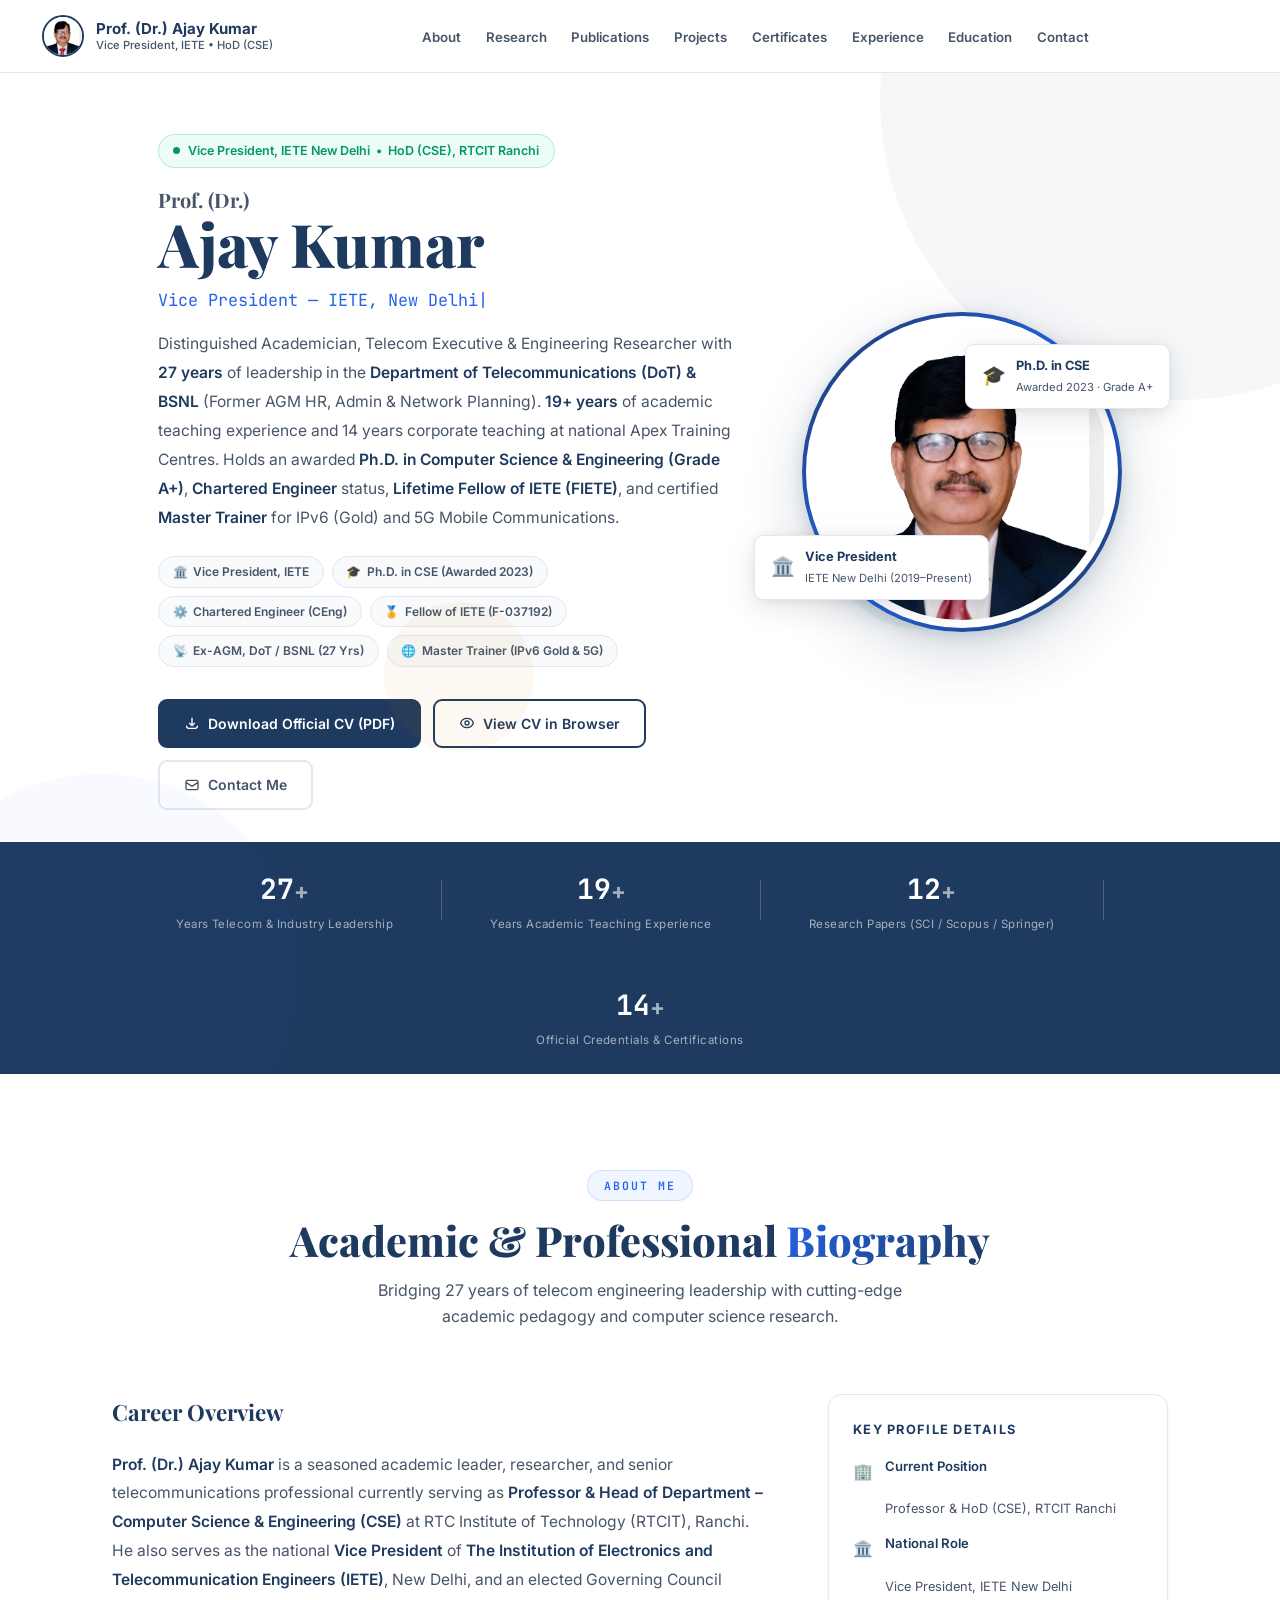
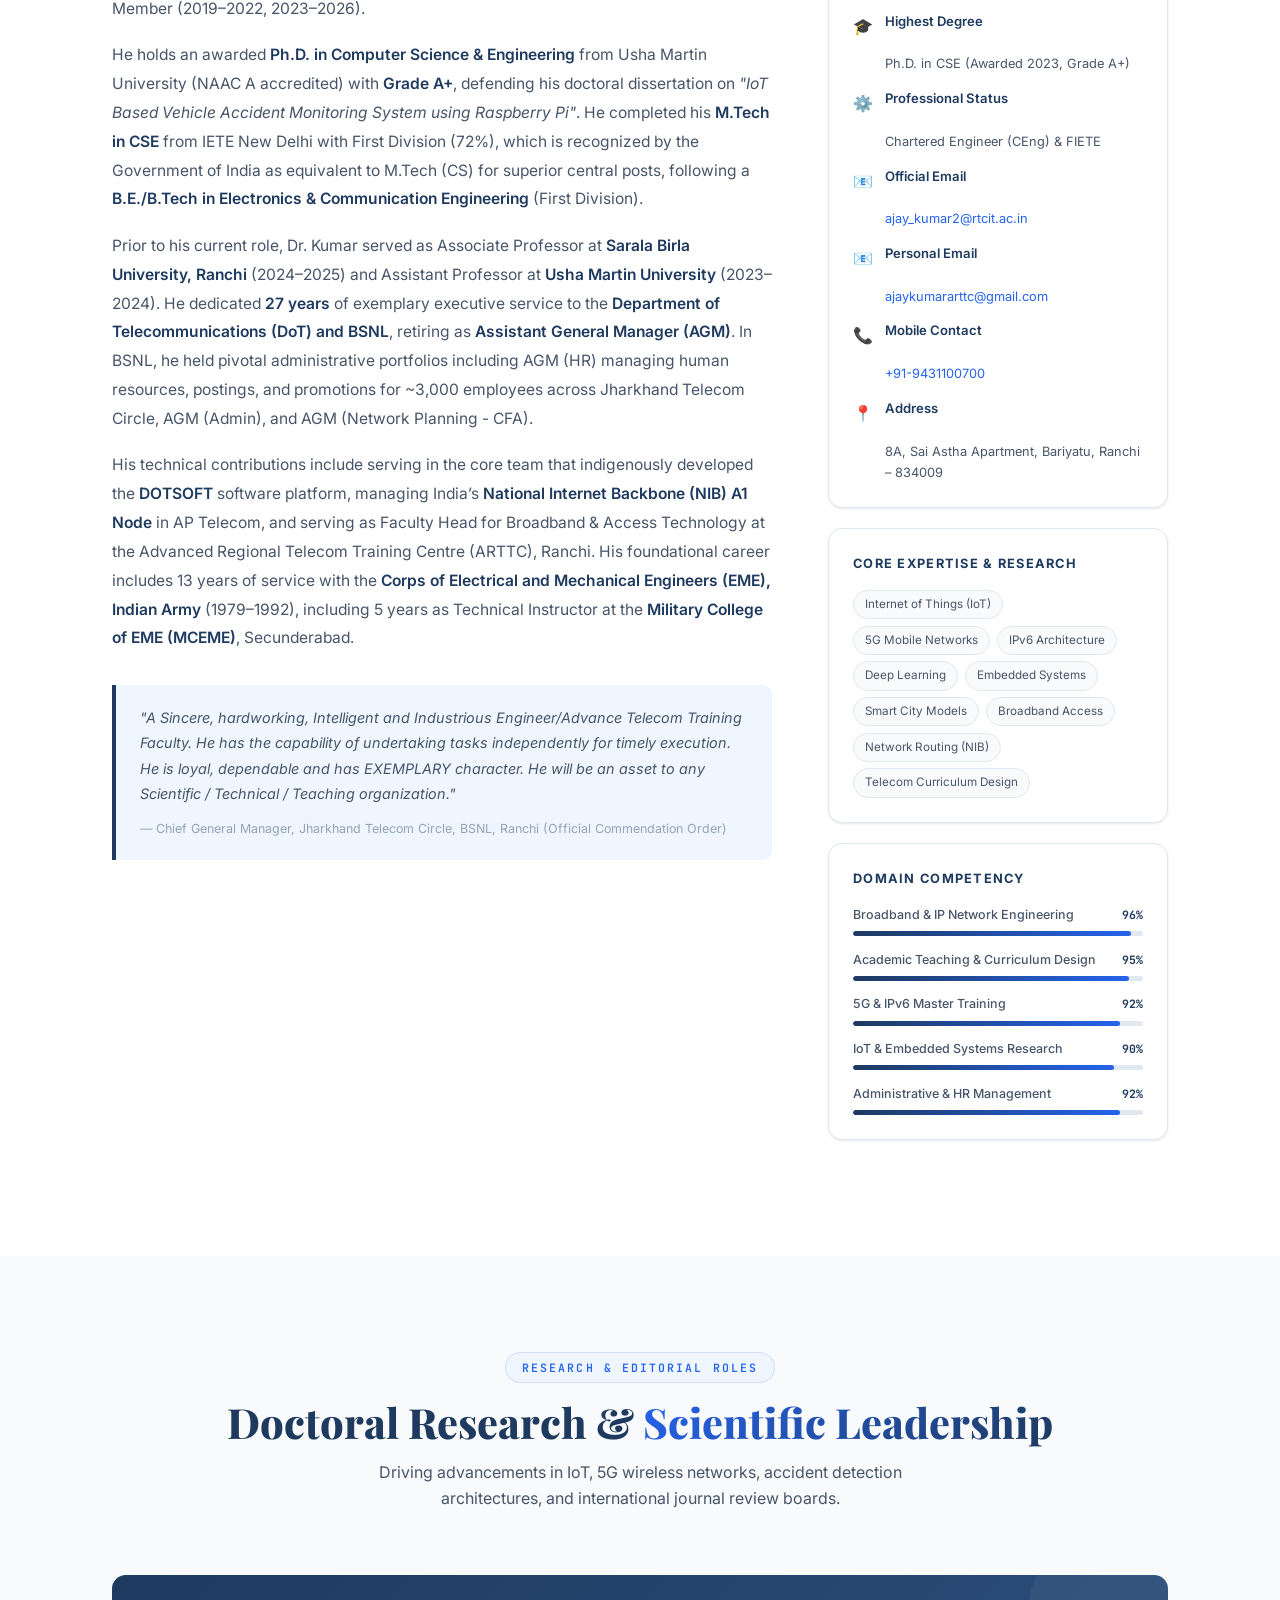
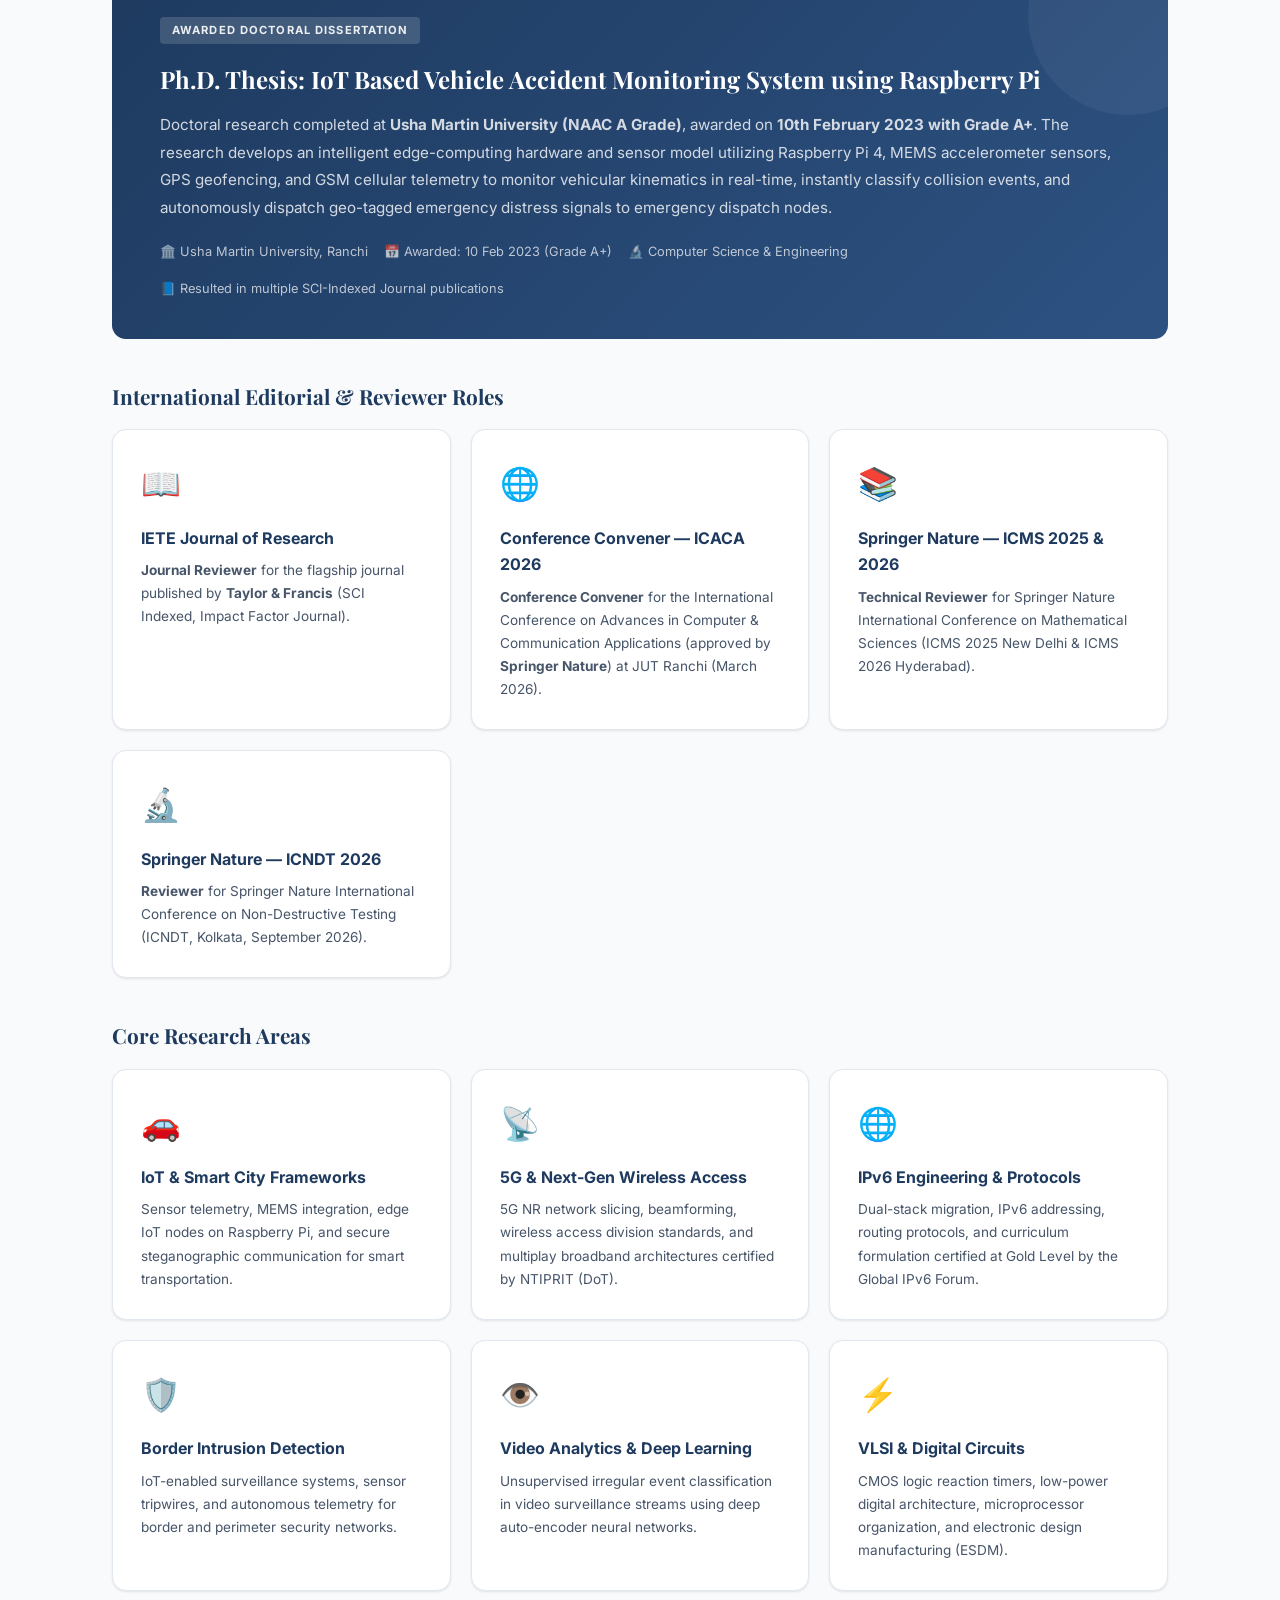
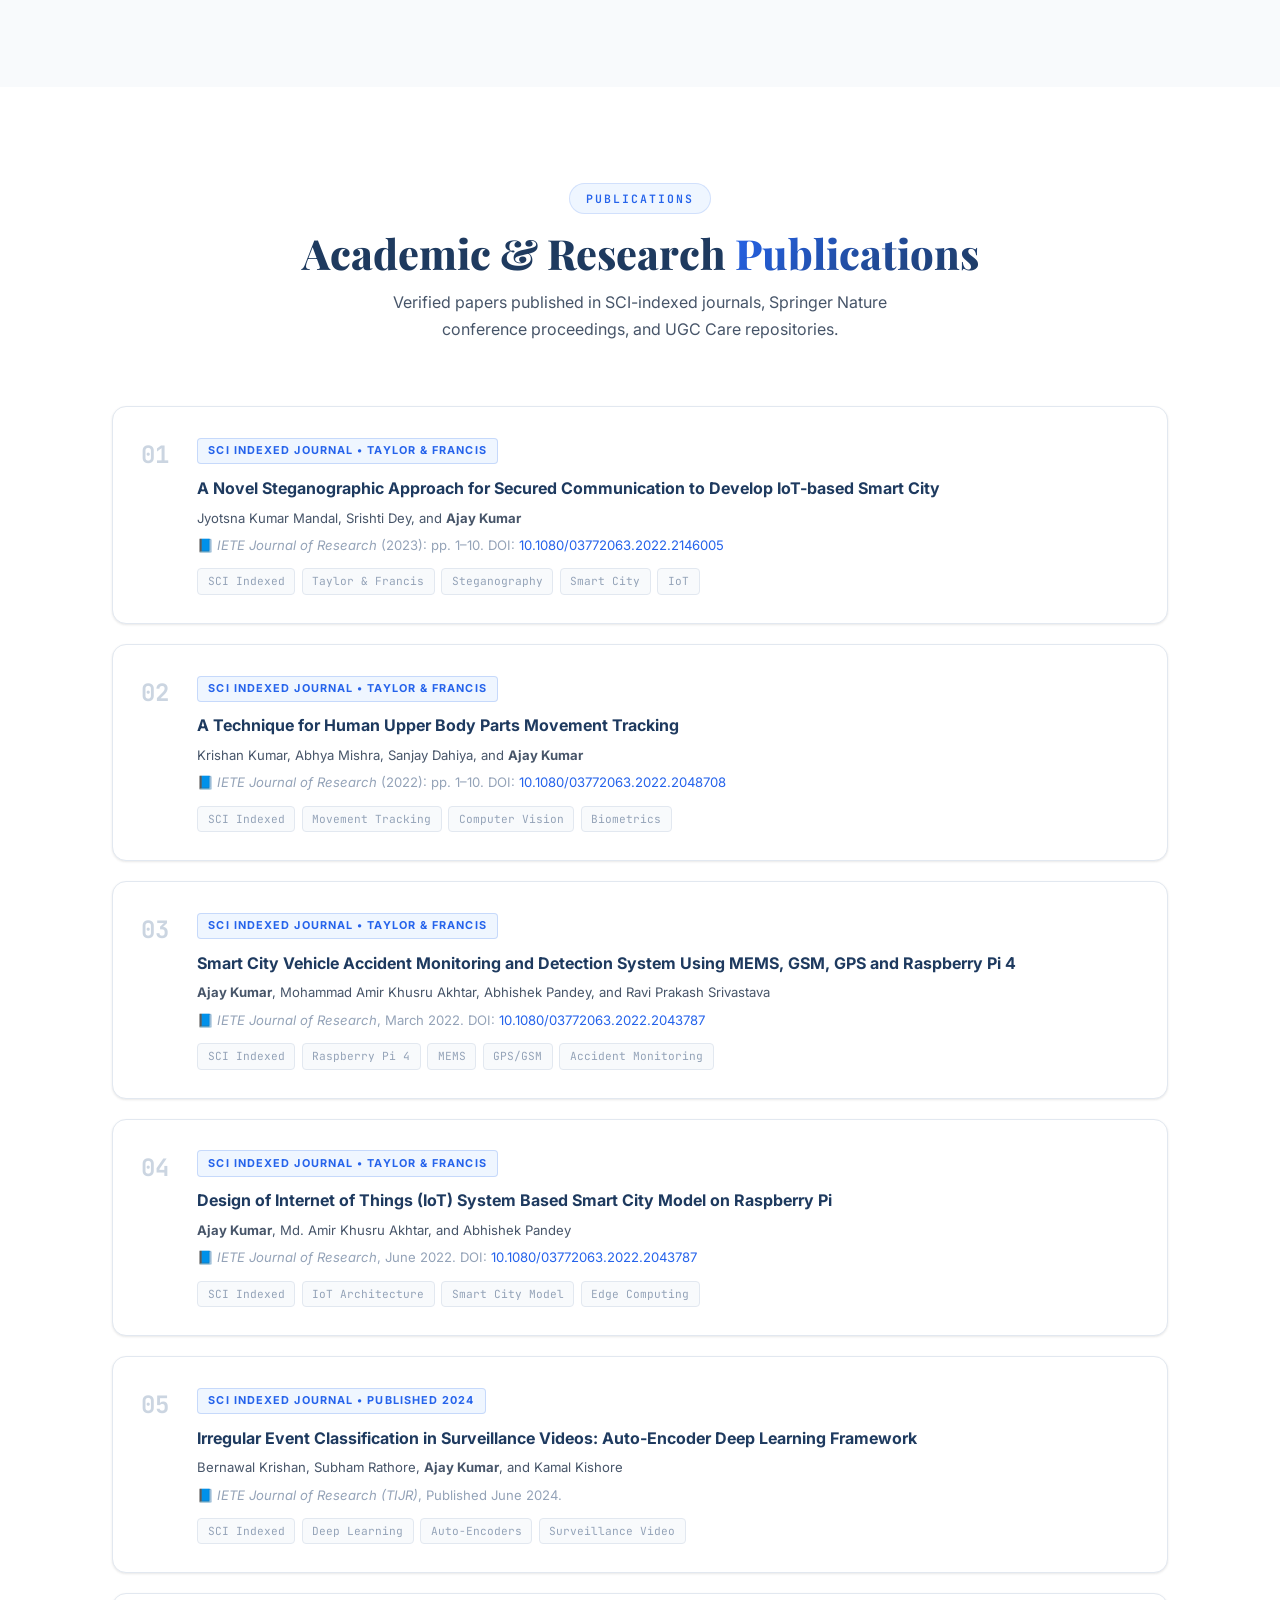
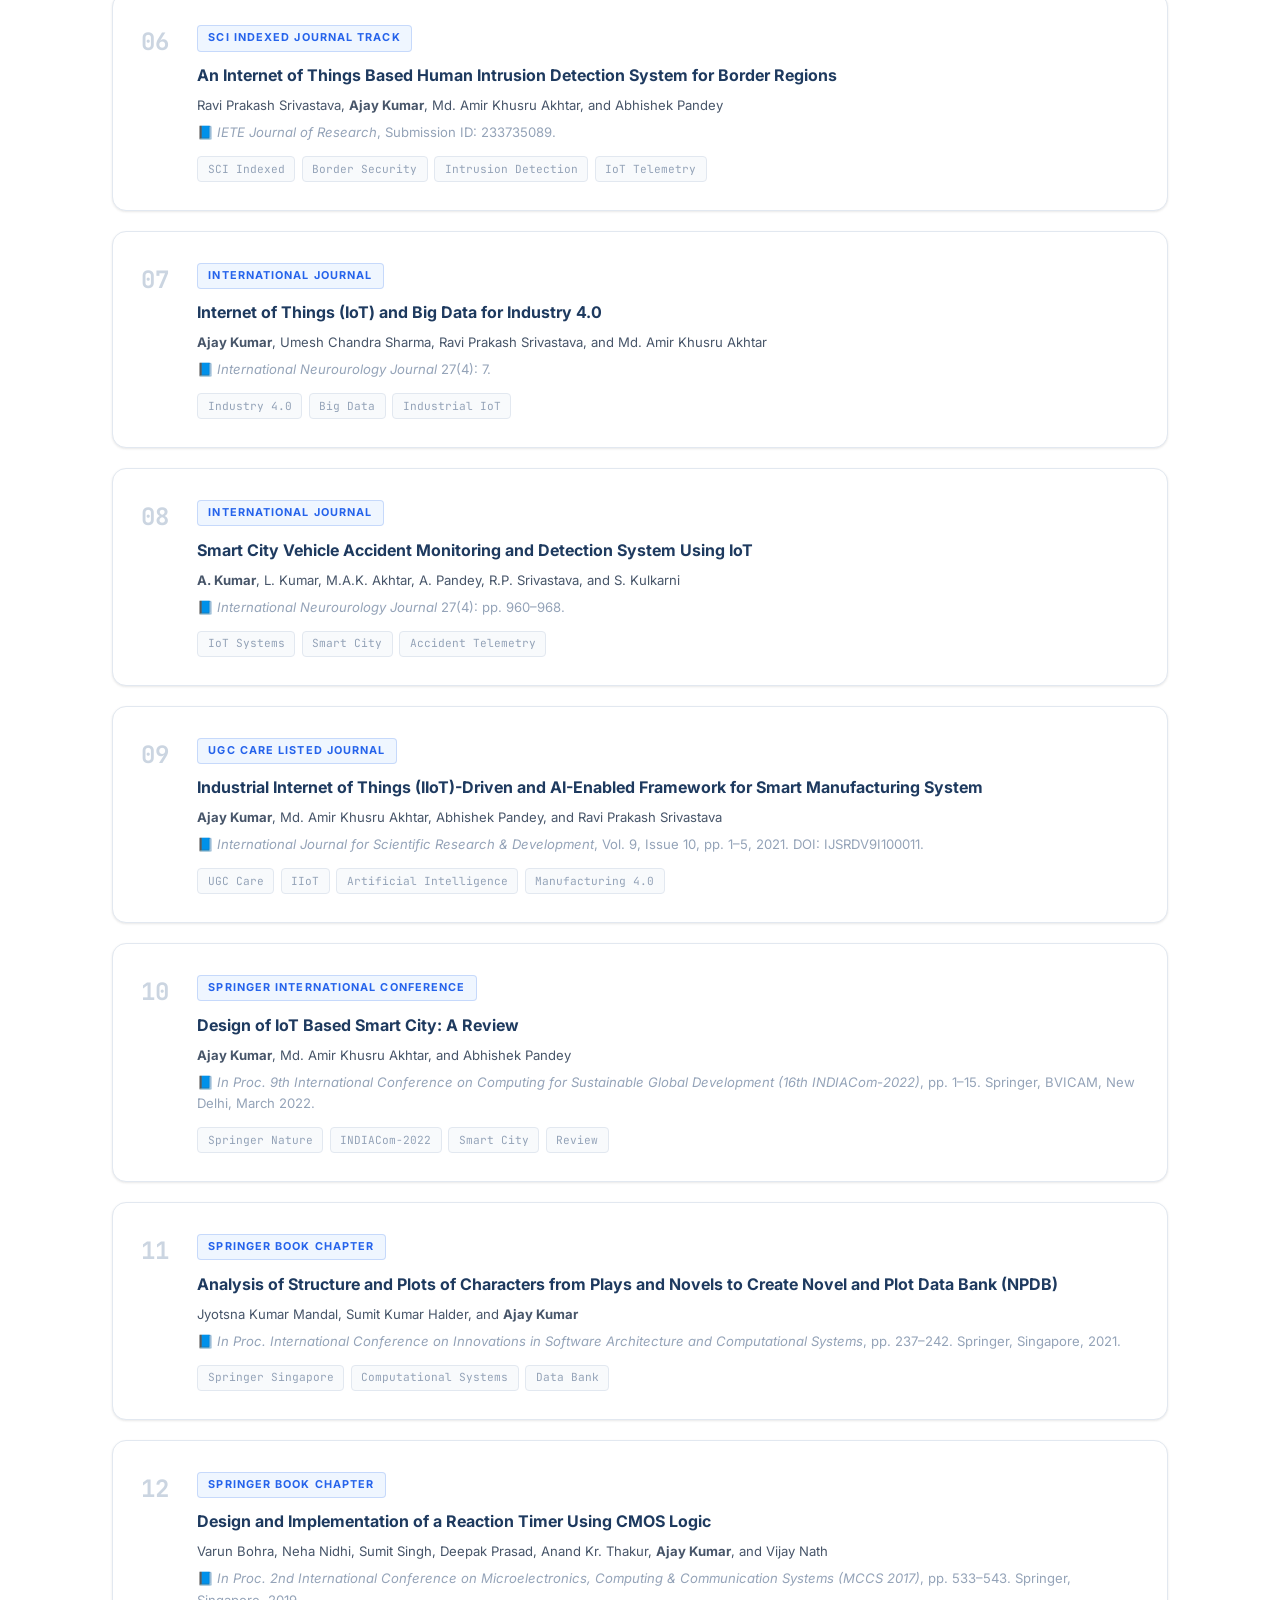
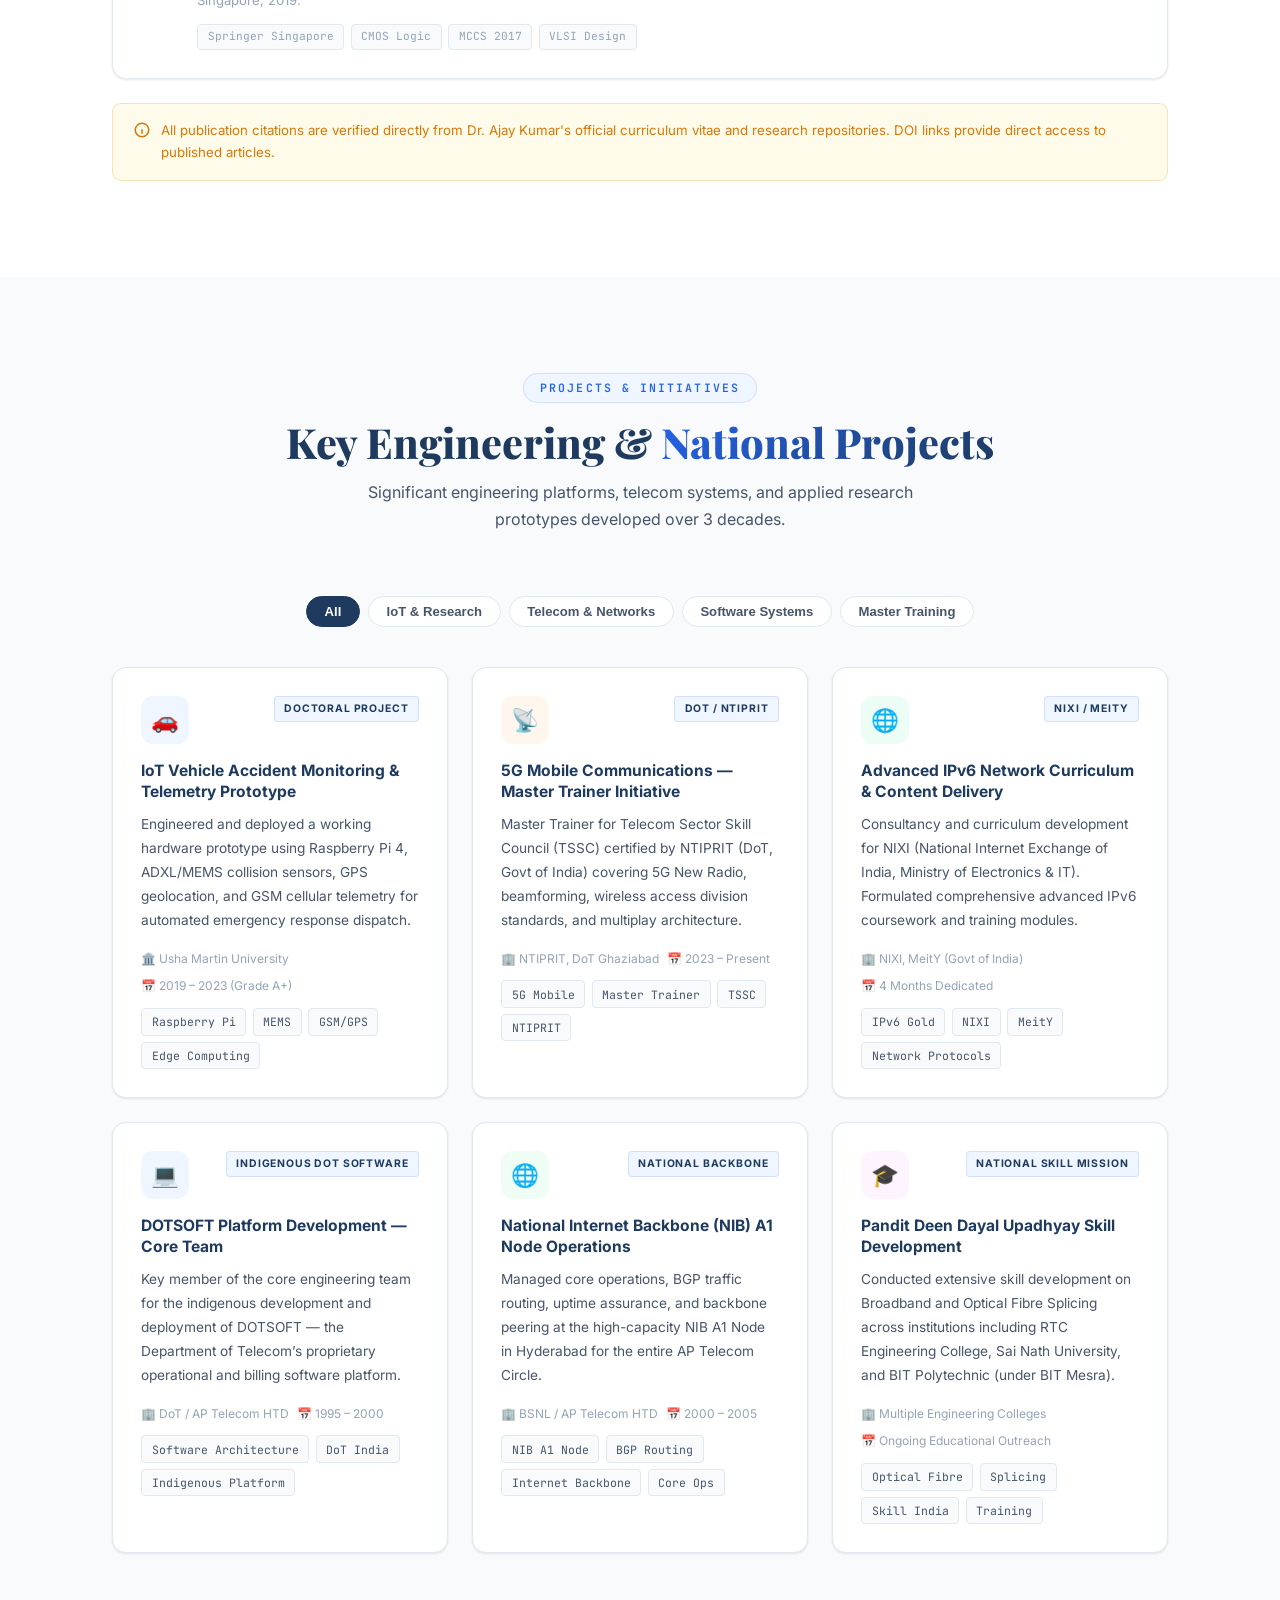
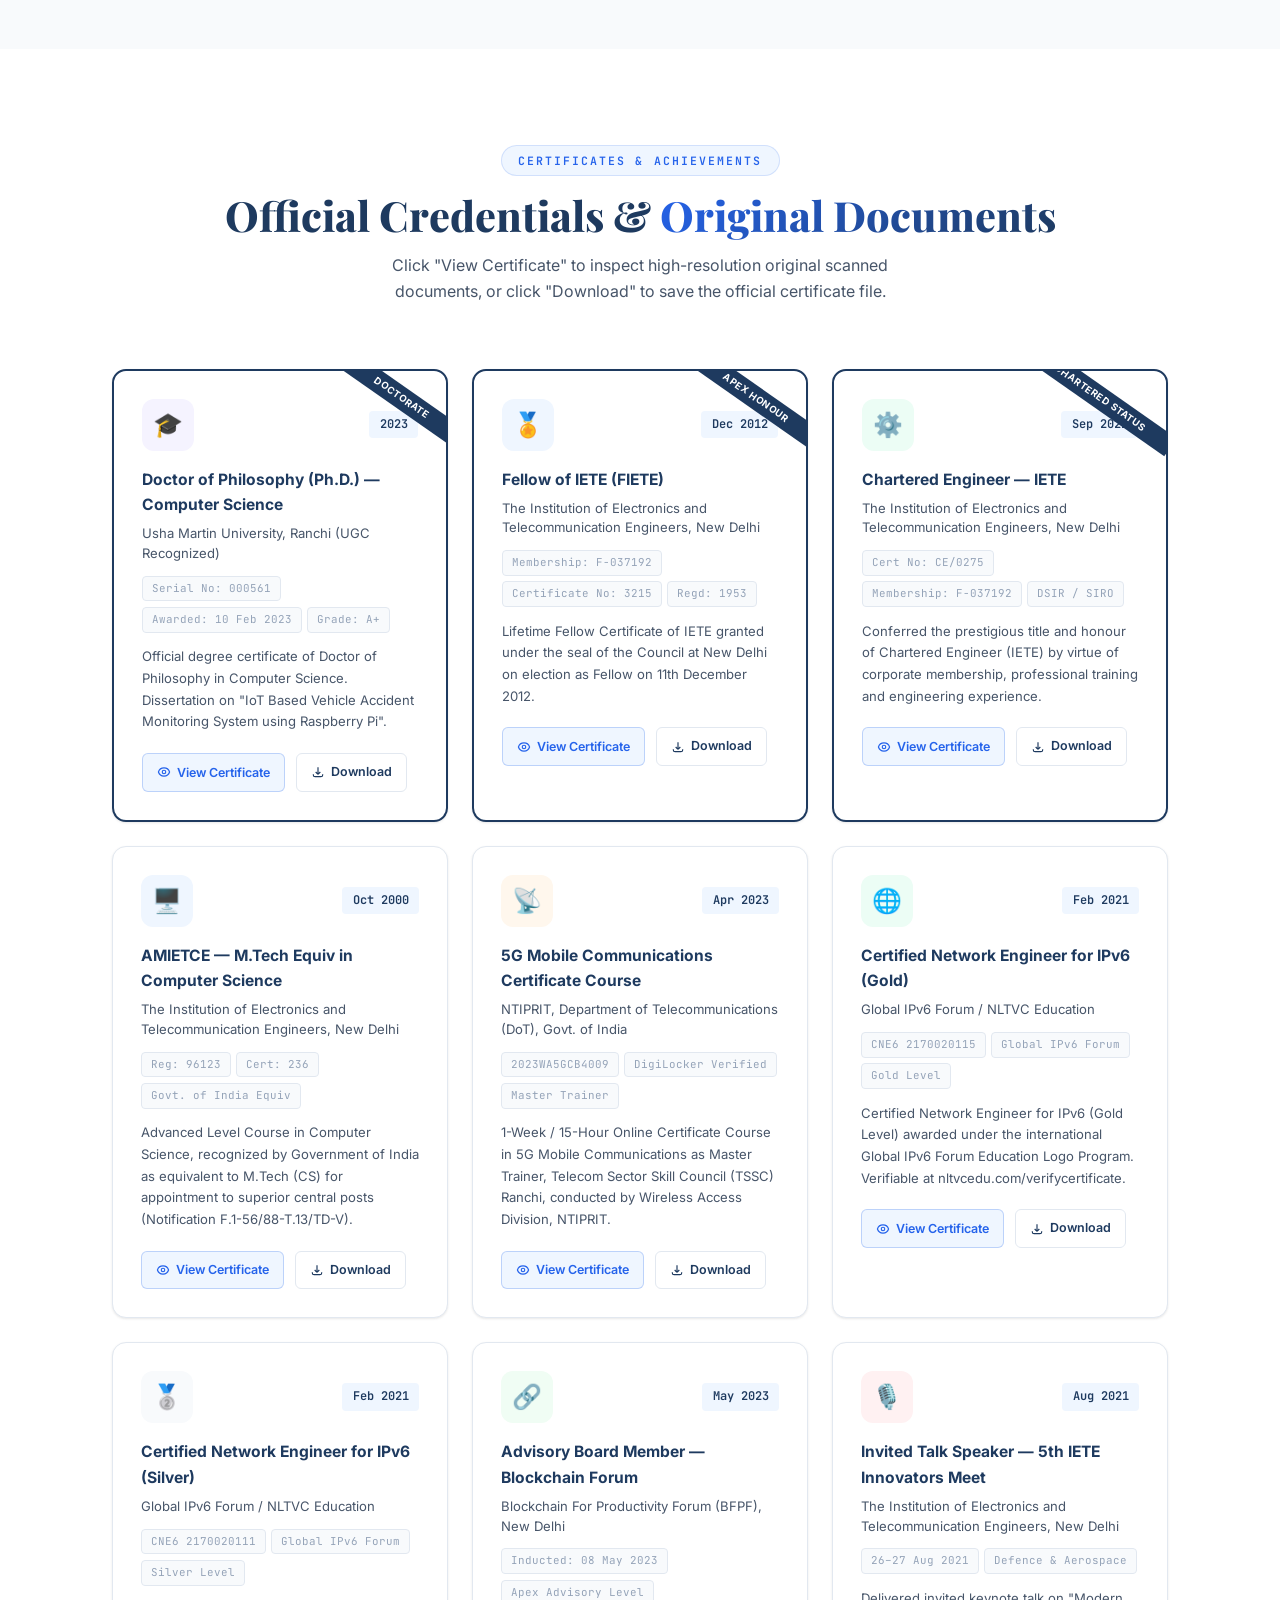
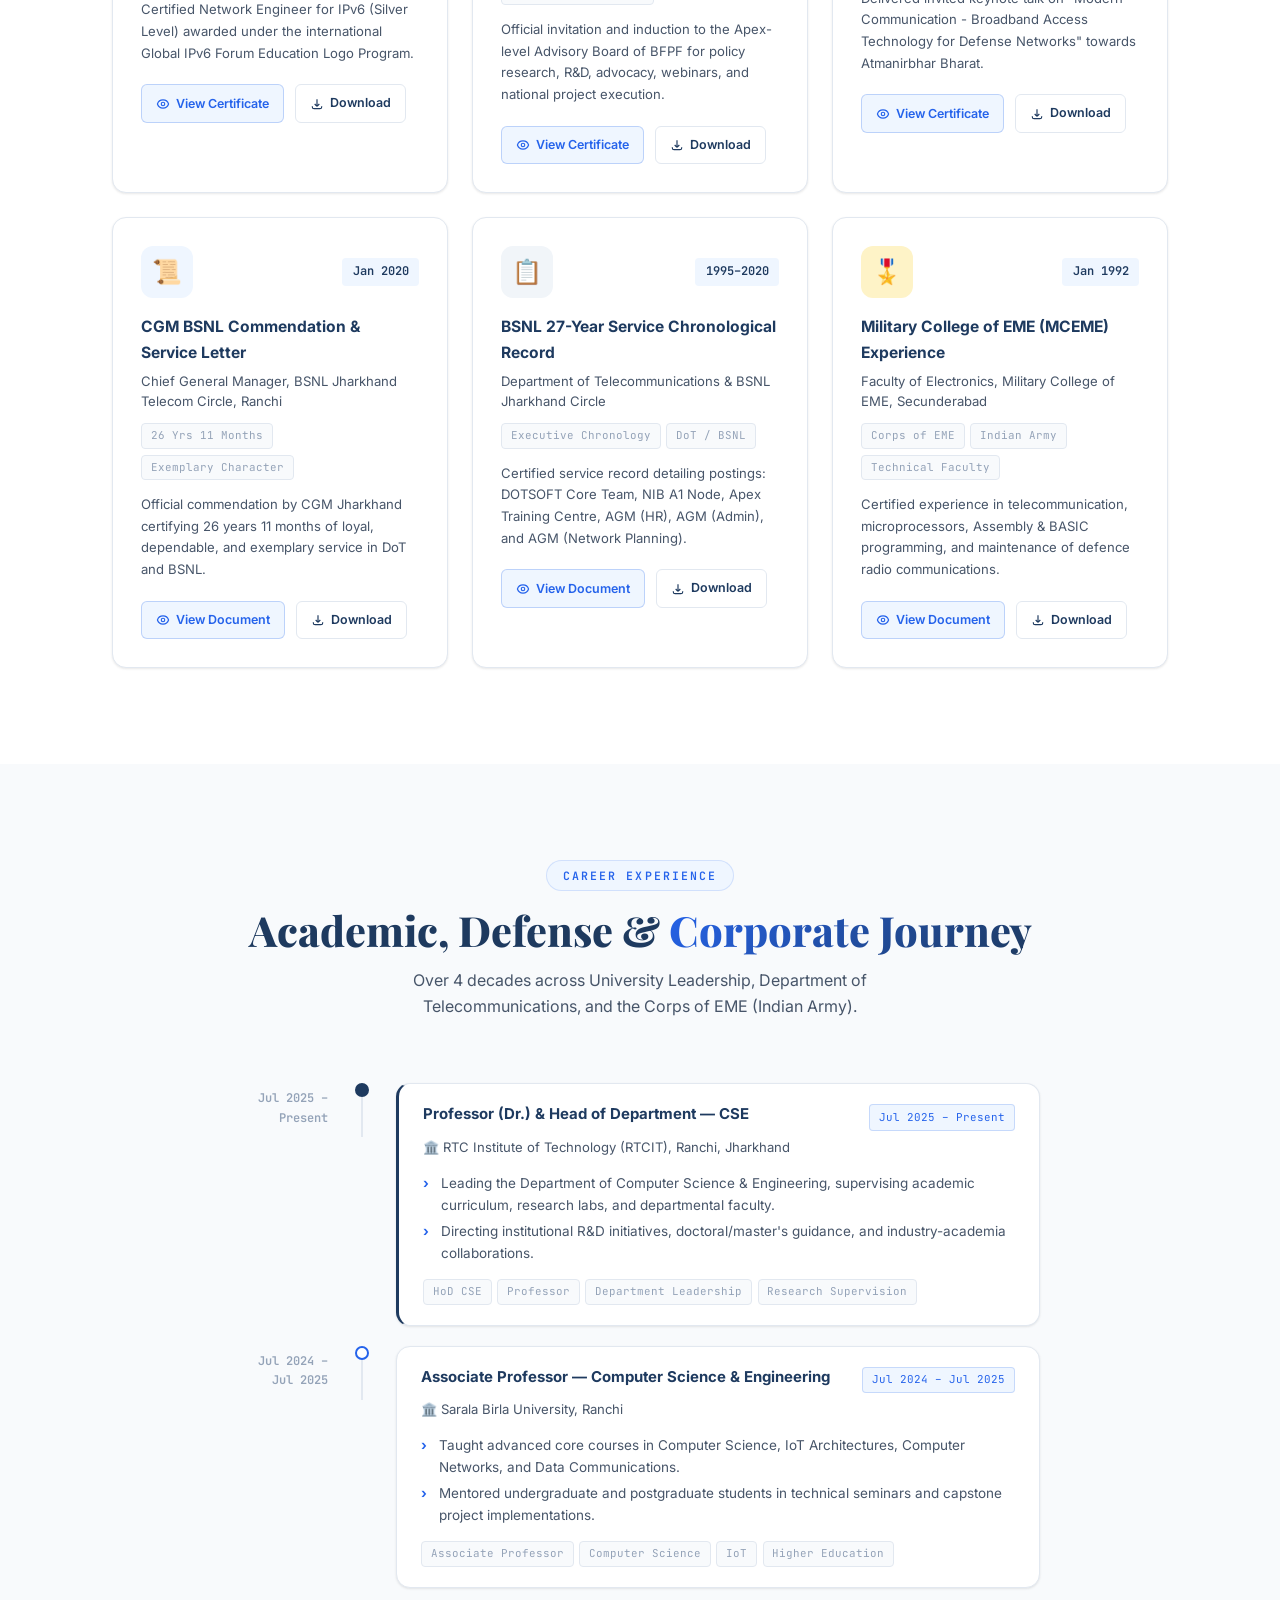
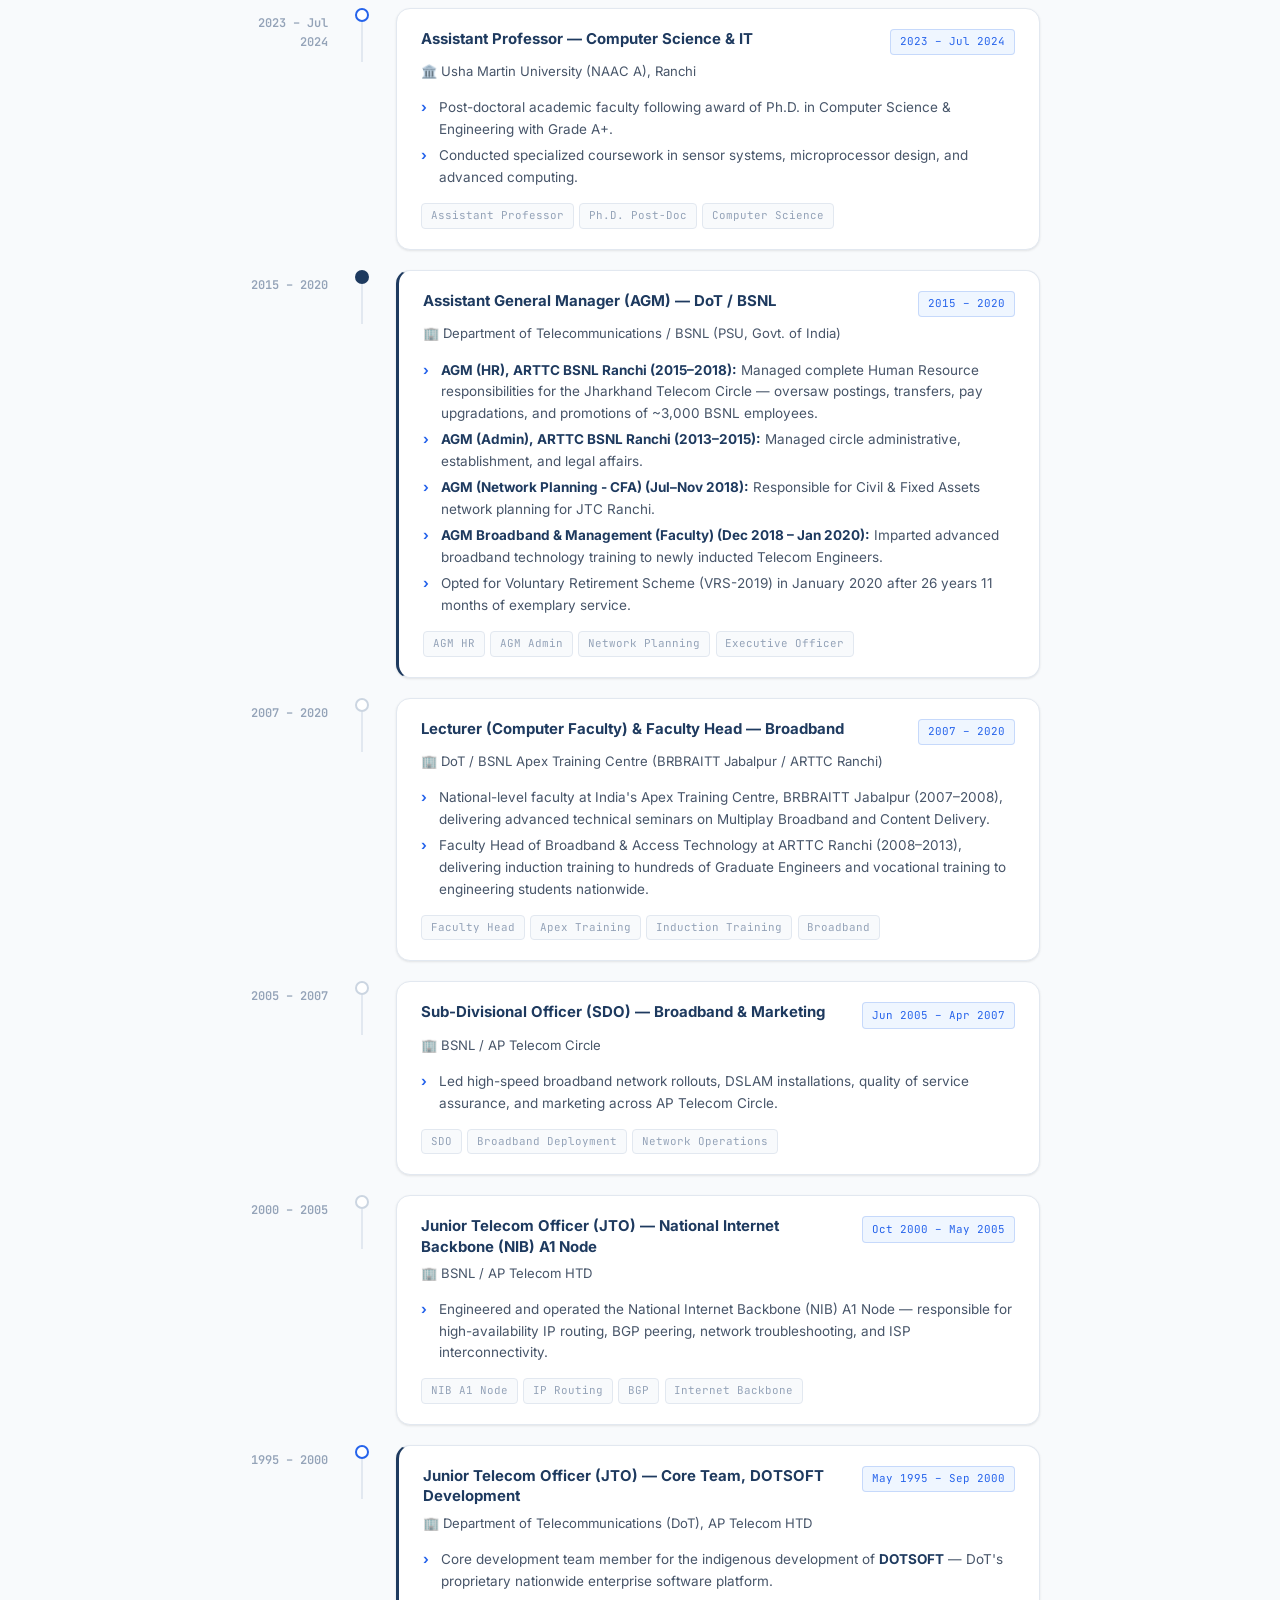
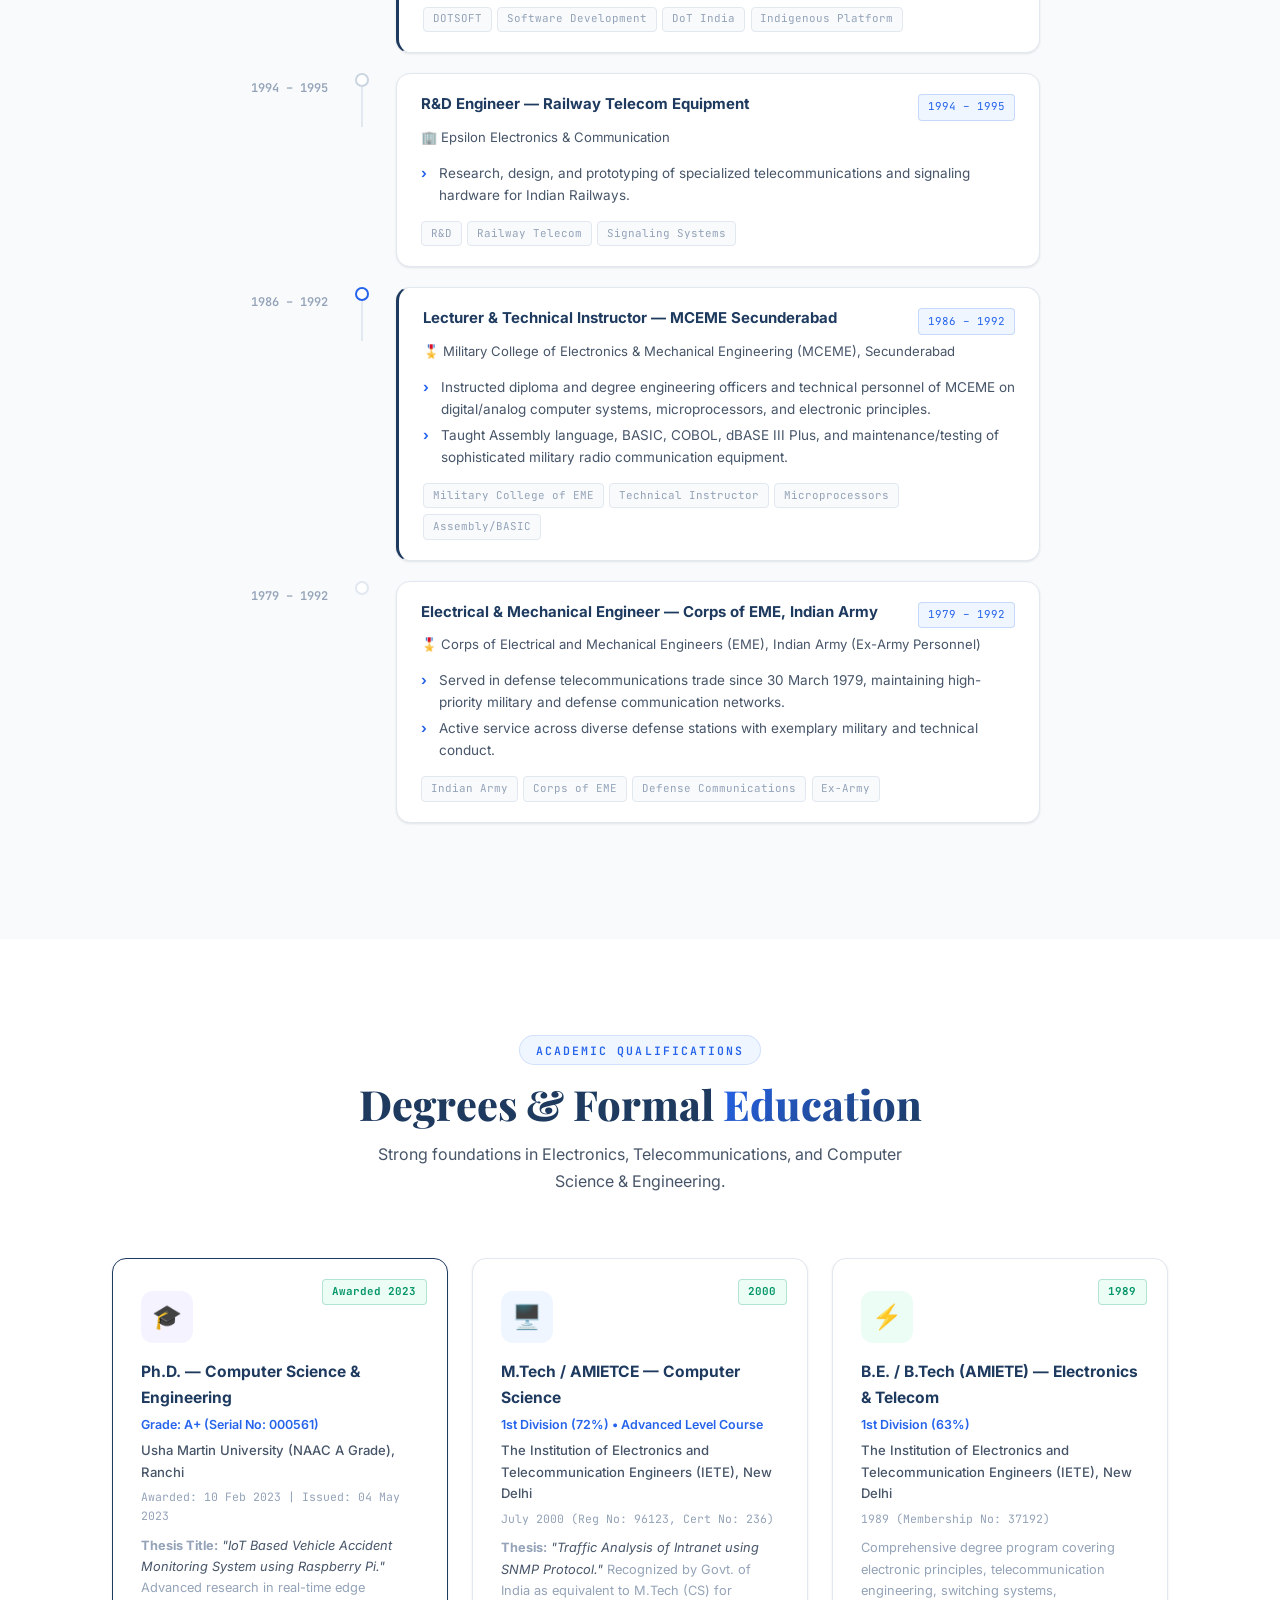
<file: index.html>
<!DOCTYPE html>
<html lang="en">
<head>
  <meta charset="UTF-8"/>
  <meta name="viewport" content="width=device-width, initial-scale=1.0"/>
  <meta name="description" content="Prof. (Dr.) Ajay Kumar — Vice President IETE New Delhi, HoD (CSE) RTCIT Ranchi, Former AGM DoT/BSNL, Ph.D. in Computer Science & Engineering (Awarded 2023), Chartered Engineer, Fellow IETE."/>
  <title>Prof. (Dr.) Ajay Kumar | Vice President, IETE New Delhi · HoD (CSE) RTCIT · FIETE · Chartered Engineer</title>
  <link rel="preconnect" href="https://fonts.googleapis.com">
  <link rel="preconnect" href="https://fonts.gstatic.com" crossorigin>
  <link href="https://fonts.googleapis.com/css2?family=Inter:wght@300;400;500;600;700;800&family=Playfair+Display:ital,wght@0,700;0,800;1,700&family=JetBrains+Mono:wght@400;500;600&display=swap" rel="stylesheet">
  <link rel="stylesheet" href="style.css"/>
</head>
<body>

<!-- ═══════════════════════════ NAVBAR ═══════════════════════════ -->
<!-- ═══════════════════════════ NAVBAR ═══════════════════════════ -->
<nav class="navbar" id="navbar">
  <div class="nav-container">
    <a class="nav-brand" href="#home">
      <img src="profile-white.png" alt="Prof. (Dr.) Ajay Kumar" class="nav-avatar"/>
      <div class="nav-brand-text">
        <span class="nav-title">Prof. (Dr.) Ajay Kumar</span>
        <span class="nav-subtitle">Vice President, IETE • HoD (CSE)</span>
      </div>
    </a>
    
    <ul class="nav-links" id="navLinks">
      <li><a href="#about">About</a></li>
      <li><a href="#research">Research</a></li>
      <li><a href="#publications">Publications</a></li>
      <li><a href="#projects">Projects</a></li>
      <li><a href="#certifications">Certificates</a></li>
      <li><a href="#experience">Experience</a></li>
      <li><a href="#education">Education</a></li>
      <li><a href="#contact">Contact</a></li>
    </ul>

    <div class="nav-actions">
      <button class="mobile-menu-btn" id="mobileMenuBtn" aria-expanded="false" aria-label="Toggle menu dropdown">
        <span class="menu-btn-label">Menu</span>
        <span class="menu-icon-bars">
          <span></span><span></span><span></span>
        </span>
      </button>
    </div>
  </div>

  <!-- Mobile Dropdown Menu -->
  <div class="mobile-nav-backdrop" id="mobileNavBackdrop"></div>
  <div class="mobile-nav-dropdown" id="mobileNav">
    <div class="mobile-nav-inner">
      <div class="mob-menu-heading">Menu Navigation</div>
      <div class="mob-links-grid">
        <a href="#about" class="mob-link"><span class="mob-icon">👤</span> About Biography</a>
        <a href="#research" class="mob-link"><span class="mob-icon">🔬</span> Research &amp; Reviews</a>
        <a href="#publications" class="mob-link"><span class="mob-icon">📚</span> SCI Publications</a>
        <a href="#projects" class="mob-link"><span class="mob-icon">🚀</span> Engineering Projects</a>
        <a href="#certifications" class="mob-link"><span class="mob-icon">🏅</span> Verified Certificates</a>
        <a href="#experience" class="mob-link"><span class="mob-icon">💼</span> Professional Journey</a>
        <a href="#education" class="mob-link"><span class="mob-icon">🎓</span> Academic Qualifications</a>
        <a href="#contact" class="mob-link"><span class="mob-icon">✉️</span> Contact Information</a>
      </div>
      
      <div class="mob-cv-card">
        <div class="mob-cv-header">
          <span class="mob-cv-tag">Official PDF CV</span>
          <strong>Prof. (Dr.) Ajay Kumar</strong>
        </div>
        <div class="mob-cv-btns">
          <a href="cv/Ajay_Kumar_CV.pdf" download="Prof_Dr_Ajay_Kumar_CV.pdf" class="btn-mob-cv-primary">
            <svg viewBox="0 0 24 24" fill="none" stroke="currentColor" stroke-width="2"><path d="M4 16v1a3 3 0 003 3h10a3 3 0 003-3v-1m-4-4l-4 4m0 0l-4-4m4 4V4"/></svg>
            Download CV (PDF)
          </a>
          <a href="cv/Ajay_Kumar_CV.pdf" target="_blank" rel="noopener noreferrer" class="btn-mob-cv-secondary">
            <svg viewBox="0 0 24 24" fill="none" stroke="currentColor" stroke-width="2"><path d="M15 12a3 3 0 11-6 0 3 3 0 016 0z"/><path d="M2.458 12C3.732 7.943 7.523 5 12 5c4.478 0 8.268 2.943 9.542 7-1.274 4.057-5.064 7-9.542 7-4.477 0-8.268-2.943-9.542-7z"/></svg>
            View in Browser
          </a>
        </div>
      </div>
    </div>
  </div>
</nav>

<!-- ═══════════════════════════ HERO ═══════════════════════════ -->
<section class="hero" id="home">
  <div class="hero-bg-shapes" aria-hidden="true">
    <div class="shape shape-1"></div>
    <div class="shape shape-2"></div>
    <div class="shape shape-3"></div>
    <div class="shape shape-4"></div>
  </div>
  <div class="container hero-inner">
    <!-- Text Column -->
    <div class="hero-text">
      <div class="hero-eyebrow">
        <span class="eyebrow-dot"></span>
        Vice President, IETE New Delhi &nbsp;•&nbsp; HoD (CSE), RTCIT Ranchi
      </div>
      <h1 class="hero-name">
        <span class="name-line-1">Prof. (Dr.)</span>
        <span class="name-line-2">Ajay Kumar</span>
      </h1>
      <p class="hero-tagline">
        <span id="typed-text"></span><span class="typed-cursor">|</span>
      </p>
      <p class="hero-intro">
        Distinguished Academician, Telecom Executive &amp; Engineering Researcher with <strong>27 years</strong> of leadership in the <strong>Department of Telecommunications (DoT) &amp; BSNL</strong> (Former AGM HR, Admin &amp; Network Planning). 
        <strong>19+ years</strong> of academic teaching experience and 14 years corporate teaching at national Apex Training Centres.
        Holds an awarded <strong>Ph.D. in Computer Science &amp; Engineering (Grade A+)</strong>, <strong>Chartered Engineer</strong> status, <strong>Lifetime Fellow of IETE (FIETE)</strong>, and certified <strong>Master Trainer</strong> for IPv6 (Gold) and 5G Mobile Communications.
      </p>
      <div class="hero-badges">
        <span class="hbadge"><span>🏛️</span> Vice President, IETE</span>
        <span class="hbadge"><span>🎓</span> Ph.D. in CSE (Awarded 2023)</span>
        <span class="hbadge"><span>⚙️</span> Chartered Engineer (CEng)</span>
        <span class="hbadge"><span>🏅</span> Fellow of IETE (F-037192)</span>
        <span class="hbadge"><span>📡</span> Ex-AGM, DoT / BSNL (27 Yrs)</span>
        <span class="hbadge"><span>🌐</span> Master Trainer (IPv6 Gold &amp; 5G)</span>
      </div>
      <div class="hero-cta">
        <a href="cv/Ajay_Kumar_CV.pdf" download="Prof_Dr_Ajay_Kumar_CV.pdf" class="btn btn-primary" id="dlCvHeroBtn">
          <svg viewBox="0 0 24 24" fill="none" stroke="currentColor" stroke-width="2"><path d="M4 16v1a3 3 0 003 3h10a3 3 0 003-3v-1m-4-4l-4 4m0 0l-4-4m4 4V4"/></svg>
          Download Official CV (PDF)
        </a>
        <a href="cv/Ajay_Kumar_CV.pdf" target="_blank" rel="noopener noreferrer" class="btn btn-secondary">
          <svg viewBox="0 0 24 24" fill="none" stroke="currentColor" stroke-width="2"><path d="M15 12a3 3 0 11-6 0 3 3 0 016 0z"/><path d="M2.458 12C3.732 7.943 7.523 5 12 5c4.478 0 8.268 2.943 9.542 7-1.274 4.057-5.064 7-9.542 7-4.477 0-8.268-2.943-9.542-7z"/></svg>
          View CV in Browser
        </a>
        <a href="#contact" class="btn btn-ghost">
          <svg viewBox="0 0 24 24" fill="none" stroke="currentColor" stroke-width="2"><path d="M3 8l7.89 5.26a2 2 0 002.22 0L21 8M5 19h14a2 2 0 002-2V7a2 2 0 00-2-2H5a2 2 0 00-2 2v10a2 2 0 002 2z"/></svg>
          Contact Me
        </a>
      </div>
    </div>
    <!-- Photo Column -->
    <div class="hero-photo-col">
      <div class="photo-frame">
        <div class="photo-ring-outer">
          <div class="photo-ring-inner">
            <img src="profile-white.png" alt="Prof. (Dr.) Ajay Kumar" class="hero-portrait" loading="eager"/>
          </div>
        </div>
        <div class="photo-credential-card">
          <span class="cred-icon">🏛️</span>
          <div>
            <strong>Vice President</strong>
            <small>IETE New Delhi (2019–Present)</small>
          </div>
        </div>
        <div class="photo-credential-card card-2">
          <span class="cred-icon">🎓</span>
          <div>
            <strong>Ph.D. in CSE</strong>
            <small>Awarded 2023 · Grade A+</small>
          </div>
        </div>
      </div>
    </div>
  </div>
  <!-- Stats bar -->
  <div class="hero-stats">
    <div class="container hero-stats-inner">
      <div class="hs-item">
        <div class="hs-num" data-count="27">0</div><span class="hs-plus">+</span>
        <div class="hs-label">Years Telecom &amp; Industry Leadership</div>
      </div>
      <div class="hs-sep"></div>
      <div class="hs-item">
        <div class="hs-num" data-count="19">0</div><span class="hs-plus">+</span>
        <div class="hs-label">Years Academic Teaching Experience</div>
      </div>
      <div class="hs-sep"></div>
      <div class="hs-item">
        <div class="hs-num" data-count="12">0</div><span class="hs-plus">+</span>
        <div class="hs-label">Research Papers (SCI / Scopus / Springer)</div>
      </div>
      <div class="hs-sep"></div>
      <div class="hs-item">
        <div class="hs-num" data-count="14">0</div><span class="hs-plus">+</span>
        <div class="hs-label">Official Credentials &amp; Certifications</div>
      </div>
    </div>
  </div>
</section>

<!-- ═══════════════════════════ ABOUT ═══════════════════════════ -->
<section class="section section-white" id="about">
  <div class="container">
    <div class="section-header reveal">
      <div class="sec-eyebrow">About Me</div>
      <h2 class="sec-title">Academic &amp; Professional <span class="title-accent">Biography</span></h2>
      <p class="sec-sub">Bridging 27 years of telecom engineering leadership with cutting-edge academic pedagogy and computer science research.</p>
    </div>
    <div class="about-layout">
      <div class="about-bio reveal">
        <h3>Career Overview</h3>
        <p>
          <strong>Prof. (Dr.) Ajay Kumar</strong> is a seasoned academic leader, researcher, and senior telecommunications professional currently serving as <strong>Professor &amp; Head of Department – Computer Science &amp; Engineering (CSE)</strong> at RTC Institute of Technology (RTCIT), Ranchi. He also serves as the national <strong>Vice President</strong> of <strong>The Institution of Electronics and Telecommunication Engineers (IETE)</strong>, New Delhi, and an elected Governing Council Member (2019–2022, 2023–2026).
        </p>
        <p>
          He holds an awarded <strong>Ph.D. in Computer Science &amp; Engineering</strong> from Usha Martin University (NAAC A accredited) with <strong>Grade A+</strong>, defending his doctoral dissertation on <em>"IoT Based Vehicle Accident Monitoring System using Raspberry Pi"</em>. He completed his <strong>M.Tech in CSE</strong> from IETE New Delhi with First Division (72%), which is recognized by the Government of India as equivalent to M.Tech (CS) for superior central posts, following a <strong>B.E./B.Tech in Electronics &amp; Communication Engineering</strong> (First Division).
        </p>
        <p>
          Prior to his current role, Dr. Kumar served as Associate Professor at <strong>Sarala Birla University, Ranchi</strong> (2024–2025) and Assistant Professor at <strong>Usha Martin University</strong> (2023–2024). He dedicated <strong>27 years</strong> of exemplary executive service to the <strong>Department of Telecommunications (DoT) and BSNL</strong>, retiring as <strong>Assistant General Manager (AGM)</strong>. In BSNL, he held pivotal administrative portfolios including AGM (HR) managing human resources, postings, and promotions for ~3,000 employees across Jharkhand Telecom Circle, AGM (Admin), and AGM (Network Planning - CFA).
        </p>
        <p>
          His technical contributions include serving in the core team that indigenously developed the <strong>DOTSOFT</strong> software platform, managing India’s <strong>National Internet Backbone (NIB) A1 Node</strong> in AP Telecom, and serving as Faculty Head for Broadband &amp; Access Technology at the Advanced Regional Telecom Training Centre (ARTTC), Ranchi. His foundational career includes 13 years of service with the <strong>Corps of Electrical and Mechanical Engineers (EME), Indian Army</strong> (1979–1992), including 5 years as Technical Instructor at the <strong>Military College of EME (MCEME)</strong>, Secunderabad.
        </p>

        <div class="rec-box">
          <blockquote>
            "A Sincere, hardworking, Intelligent and Industrious Engineer/Advance Telecom Training Faculty. He has the capability of undertaking tasks independently for timely execution. He is loyal, dependable and has EXEMPLARY character. He will be an asset to any Scientific / Technical / Teaching organization."
          </blockquote>
          <cite>— Chief General Manager, Jharkhand Telecom Circle, BSNL, Ranchi (Official Commendation Order)</cite>
        </div>
      </div>

      <div class="about-sidebar">
        <div class="info-card reveal">
          <h4>Key Profile Details</h4>
          <ul class="fact-list">
            <li><span class="fl-icon">🏢</span><div><strong>Current Position</strong><br>Professor &amp; HoD (CSE), RTCIT Ranchi</div></li>
            <li><span class="fl-icon">🏛️</span><div><strong>National Role</strong><br>Vice President, IETE New Delhi</div></li>
            <li><span class="fl-icon">🎓</span><div><strong>Highest Degree</strong><br>Ph.D. in CSE (Awarded 2023, Grade A+)</div></li>
            <li><span class="fl-icon">⚙️</span><div><strong>Professional Status</strong><br>Chartered Engineer (CEng) &amp; FIETE</div></li>
            <li><span class="fl-icon">📧</span><div><strong>Official Email</strong><br><a href="mailto:ajay_kumar2@rtcit.ac.in">ajay_kumar2@rtcit.ac.in</a></div></li>
            <li><span class="fl-icon">📧</span><div><strong>Personal Email</strong><br><a href="mailto:ajaykumararttc@gmail.com">ajaykumararttc@gmail.com</a></div></li>
            <li><span class="fl-icon">📞</span><div><strong>Mobile Contact</strong><br><a href="tel:+919431100700">+91-9431100700</a></div></li>
            <li><span class="fl-icon">📍</span><div><strong>Address</strong><br>8A, Sai Astha Apartment, Bariyatu, Ranchi – 834009</div></li>
          </ul>
        </div>

        <div class="info-card reveal" style="--d:80ms">
          <h4>Core Expertise &amp; Research</h4>
          <div class="interest-tags">
            <span>Internet of Things (IoT)</span>
            <span>5G Mobile Networks</span>
            <span>IPv6 Architecture</span>
            <span>Deep Learning</span>
            <span>Embedded Systems</span>
            <span>Smart City Models</span>
            <span>Broadband Access</span>
            <span>Network Routing (NIB)</span>
            <span>Telecom Curriculum Design</span>
          </div>
        </div>

        <div class="info-card reveal" style="--d:160ms">
          <h4>Domain Competency</h4>
          <div class="skill-bar-list">
            <div class="sbl-item">
              <div class="sbl-header"><span>Broadband &amp; IP Network Engineering</span><span>96%</span></div>
              <div class="sbl-track"><div class="sbl-fill" data-w="96"></div></div>
            </div>
            <div class="sbl-item">
              <div class="sbl-header"><span>Academic Teaching &amp; Curriculum Design</span><span>95%</span></div>
              <div class="sbl-track"><div class="sbl-fill" data-w="95"></div></div>
            </div>
            <div class="sbl-item">
              <div class="sbl-header"><span>5G &amp; IPv6 Master Training</span><span>92%</span></div>
              <div class="sbl-track"><div class="sbl-fill" data-w="92"></div></div>
            </div>
            <div class="sbl-item">
              <div class="sbl-header"><span>IoT &amp; Embedded Systems Research</span><span>90%</span></div>
              <div class="sbl-track"><div class="sbl-fill" data-w="90"></div></div>
            </div>
            <div class="sbl-item">
              <div class="sbl-header"><span>Administrative &amp; HR Management</span><span>92%</span></div>
              <div class="sbl-track"><div class="sbl-fill" data-w="92"></div></div>
            </div>
          </div>
        </div>
      </div>
    </div>
  </div>
</section>

<!-- ═══════════════════════════ RESEARCH & EDITORIAL ═══════════════════════════ -->
<section class="section section-gray" id="research">
  <div class="container">
    <div class="section-header reveal">
      <div class="sec-eyebrow">Research &amp; Editorial Roles</div>
      <h2 class="sec-title">Doctoral Research &amp; <span class="title-accent">Scientific Leadership</span></h2>
      <p class="sec-sub">Driving advancements in IoT, 5G wireless networks, accident detection architectures, and international journal review boards.</p>
    </div>

    <div class="research-feature reveal">
      <div class="rf-badge">Awarded Doctoral Dissertation</div>
      <h3>Ph.D. Thesis: IoT Based Vehicle Accident Monitoring System using Raspberry Pi</h3>
      <p>
        Doctoral research completed at <strong>Usha Martin University (NAAC A Grade)</strong>, awarded on <strong>10th February 2023 with Grade A+</strong>. The research develops an intelligent edge-computing hardware and sensor model utilizing Raspberry Pi 4, MEMS accelerometer sensors, GPS geofencing, and GSM cellular telemetry to monitor vehicular kinematics in real-time, instantly classify collision events, and autonomously dispatch geo-tagged emergency distress signals to emergency dispatch nodes.
      </p>
      <div class="rf-meta">
        <span>🏛️ Usha Martin University, Ranchi</span>
        <span>📅 Awarded: 10 Feb 2023 (Grade A+)</span>
        <span>🔬 Computer Science &amp; Engineering</span>
        <span>📘 Resulted in multiple SCI-Indexed Journal publications</span>
      </div>
    </div>

    <!-- Editorial & Conference Roles -->
    <div style="margin-bottom: 2.5rem;" class="reveal">
      <h3 style="font-family:'Playfair Display',serif; font-size:1.3rem; color:var(--navy); margin-bottom:1rem;">International Editorial &amp; Reviewer Roles</h3>
      <div class="research-areas-grid">
        <div class="ra-card">
          <div class="ra-icon">📖</div>
          <h3>IETE Journal of Research</h3>
          <p><strong>Journal Reviewer</strong> for the flagship journal published by <strong>Taylor &amp; Francis</strong> (SCI Indexed, Impact Factor Journal).</p>
        </div>
        <div class="ra-card">
          <div class="ra-icon">🌐</div>
          <h3>Conference Convener — ICACA 2026</h3>
          <p><strong>Conference Convener</strong> for the International Conference on Advances in Computer &amp; Communication Applications (approved by <strong>Springer Nature</strong>) at JUT Ranchi (March 2026).</p>
        </div>
        <div class="ra-card">
          <div class="ra-icon">📚</div>
          <h3>Springer Nature — ICMS 2025 &amp; 2026</h3>
          <p><strong>Technical Reviewer</strong> for Springer Nature International Conference on Mathematical Sciences (ICMS 2025 New Delhi &amp; ICMS 2026 Hyderabad).</p>
        </div>
        <div class="ra-card">
          <div class="ra-icon">🔬</div>
          <h3>Springer Nature — ICNDT 2026</h3>
          <p><strong>Reviewer</strong> for Springer Nature International Conference on Non-Destructive Testing (ICNDT, Kolkata, September 2026).</p>
        </div>
      </div>
    </div>

    <!-- Core Research Domains -->
    <h3 style="font-family:'Playfair Display',serif; font-size:1.3rem; color:var(--navy); margin-bottom:1rem;" class="reveal">Core Research Areas</h3>
    <div class="research-areas-grid">
      <div class="ra-card reveal">
        <div class="ra-icon">🚗</div>
        <h3>IoT &amp; Smart City Frameworks</h3>
        <p>Sensor telemetry, MEMS integration, edge IoT nodes on Raspberry Pi, and secure steganographic communication for smart transportation.</p>
      </div>
      <div class="ra-card reveal" style="--d:80ms">
        <div class="ra-icon">📡</div>
        <h3>5G &amp; Next-Gen Wireless Access</h3>
        <p>5G NR network slicing, beamforming, wireless access division standards, and multiplay broadband architectures certified by NTIPRIT (DoT).</p>
      </div>
      <div class="ra-card reveal" style="--d:160ms">
        <div class="ra-icon">🌐</div>
        <h3>IPv6 Engineering &amp; Protocols</h3>
        <p>Dual-stack migration, IPv6 addressing, routing protocols, and curriculum formulation certified at Gold Level by the Global IPv6 Forum.</p>
      </div>
      <div class="ra-card reveal" style="--d:240ms">
        <div class="ra-icon">🛡️</div>
        <h3>Border Intrusion Detection</h3>
        <p>IoT-enabled surveillance systems, sensor tripwires, and autonomous telemetry for border and perimeter security networks.</p>
      </div>
      <div class="ra-card reveal" style="--d:320ms">
        <div class="ra-icon">👁️</div>
        <h3>Video Analytics &amp; Deep Learning</h3>
        <p>Unsupervised irregular event classification in video surveillance streams using deep auto-encoder neural networks.</p>
      </div>
      <div class="ra-card reveal" style="--d:400ms">
        <div class="ra-icon">⚡</div>
        <h3>VLSI &amp; Digital Circuits</h3>
        <p>CMOS logic reaction timers, low-power digital architecture, microprocessor organization, and electronic design manufacturing (ESDM).</p>
      </div>
    </div>
  </div>
</section>

<!-- ═══════════════════════════ PUBLICATIONS ═══════════════════════════ -->
<section class="section section-white" id="publications">
  <div class="container">
    <div class="section-header reveal">
      <div class="sec-eyebrow">Publications</div>
      <h2 class="sec-title">Academic &amp; Research <span class="title-accent">Publications</span></h2>
      <p class="sec-sub">Verified papers published in SCI-indexed journals, Springer Nature conference proceedings, and UGC Care repositories.</p>
    </div>
    
    <div class="pub-list">
      <!-- 1 -->
      <div class="pub-item reveal">
        <div class="pub-num">01</div>
        <div class="pub-body">
          <span class="pub-type">SCI Indexed Journal • Taylor &amp; Francis</span>
          <h3 class="pub-title">A Novel Steganographic Approach for Secured Communication to Develop IoT-based Smart City</h3>
          <p class="pub-authors">Jyotsna Kumar Mandal, Srishti Dey, and <strong>Ajay Kumar</strong></p>
          <p class="pub-venue">📘 <em>IETE Journal of Research</em> (2023): pp. 1–10. DOI: <a href="https://doi.org/10.1080/03772063.2022.2146005" target="_blank" rel="noopener">10.1080/03772063.2022.2146005</a></p>
          <div class="pub-tags"><span>SCI Indexed</span><span>Taylor &amp; Francis</span><span>Steganography</span><span>Smart City</span><span>IoT</span></div>
        </div>
      </div>

      <!-- 2 -->
      <div class="pub-item reveal" style="--d:50ms">
        <div class="pub-num">02</div>
        <div class="pub-body">
          <span class="pub-type">SCI Indexed Journal • Taylor &amp; Francis</span>
          <h3 class="pub-title">A Technique for Human Upper Body Parts Movement Tracking</h3>
          <p class="pub-authors">Krishan Kumar, Abhya Mishra, Sanjay Dahiya, and <strong>Ajay Kumar</strong></p>
          <p class="pub-venue">📘 <em>IETE Journal of Research</em> (2022): pp. 1–10. DOI: <a href="https://doi.org/10.1080/03772063.2022.2048708" target="_blank" rel="noopener">10.1080/03772063.2022.2048708</a></p>
          <div class="pub-tags"><span>SCI Indexed</span><span>Movement Tracking</span><span>Computer Vision</span><span>Biometrics</span></div>
        </div>
      </div>

      <!-- 3 -->
      <div class="pub-item reveal" style="--d:100ms">
        <div class="pub-num">03</div>
        <div class="pub-body">
          <span class="pub-type">SCI Indexed Journal • Taylor &amp; Francis</span>
          <h3 class="pub-title">Smart City Vehicle Accident Monitoring and Detection System Using MEMS, GSM, GPS and Raspberry Pi 4</h3>
          <p class="pub-authors"><strong>Ajay Kumar</strong>, Mohammad Amir Khusru Akhtar, Abhishek Pandey, and Ravi Prakash Srivastava</p>
          <p class="pub-venue">📘 <em>IETE Journal of Research</em>, March 2022. DOI: <a href="https://doi.org/10.1080/03772063.2022.2043787" target="_blank" rel="noopener">10.1080/03772063.2022.2043787</a></p>
          <div class="pub-tags"><span>SCI Indexed</span><span>Raspberry Pi 4</span><span>MEMS</span><span>GPS/GSM</span><span>Accident Monitoring</span></div>
        </div>
      </div>

      <!-- 4 -->
      <div class="pub-item reveal" style="--d:150ms">
        <div class="pub-num">04</div>
        <div class="pub-body">
          <span class="pub-type">SCI Indexed Journal • Taylor &amp; Francis</span>
          <h3 class="pub-title">Design of Internet of Things (IoT) System Based Smart City Model on Raspberry Pi</h3>
          <p class="pub-authors"><strong>Ajay Kumar</strong>, Md. Amir Khusru Akhtar, and Abhishek Pandey</p>
          <p class="pub-venue">📘 <em>IETE Journal of Research</em>, June 2022. DOI: <a href="https://doi.org/10.1080/03772063.2022.2043787" target="_blank" rel="noopener">10.1080/03772063.2022.2043787</a></p>
          <div class="pub-tags"><span>SCI Indexed</span><span>IoT Architecture</span><span>Smart City Model</span><span>Edge Computing</span></div>
        </div>
      </div>

      <!-- 5 -->
      <div class="pub-item reveal" style="--d:200ms">
        <div class="pub-num">05</div>
        <div class="pub-body">
          <span class="pub-type">SCI Indexed Journal • Published 2024</span>
          <h3 class="pub-title">Irregular Event Classification in Surveillance Videos: Auto-Encoder Deep Learning Framework</h3>
          <p class="pub-authors">Bernawal Krishan, Subham Rathore, <strong>Ajay Kumar</strong>, and Kamal Kishore</p>
          <p class="pub-venue">📘 <em>IETE Journal of Research (TIJR)</em>, Published June 2024.</p>
          <div class="pub-tags"><span>SCI Indexed</span><span>Deep Learning</span><span>Auto-Encoders</span><span>Surveillance Video</span></div>
        </div>
      </div>

      <!-- 6 -->
      <div class="pub-item reveal" style="--d:250ms">
        <div class="pub-num">06</div>
        <div class="pub-body">
          <span class="pub-type">SCI Indexed Journal Track</span>
          <h3 class="pub-title">An Internet of Things Based Human Intrusion Detection System for Border Regions</h3>
          <p class="pub-authors">Ravi Prakash Srivastava, <strong>Ajay Kumar</strong>, Md. Amir Khusru Akhtar, and Abhishek Pandey</p>
          <p class="pub-venue">📘 <em>IETE Journal of Research</em>, Submission ID: 233735089.</p>
          <div class="pub-tags"><span>SCI Indexed</span><span>Border Security</span><span>Intrusion Detection</span><span>IoT Telemetry</span></div>
        </div>
      </div>

      <!-- 7 & 8 -->
      <div class="pub-item reveal" style="--d:300ms">
        <div class="pub-num">07</div>
        <div class="pub-body">
          <span class="pub-type">International Journal</span>
          <h3 class="pub-title">Internet of Things (IoT) and Big Data for Industry 4.0</h3>
          <p class="pub-authors"><strong>Ajay Kumar</strong>, Umesh Chandra Sharma, Ravi Prakash Srivastava, and Md. Amir Khusru Akhtar</p>
          <p class="pub-venue">📘 <em>International Neurourology Journal</em> 27(4): 7.</p>
          <div class="pub-tags"><span>Industry 4.0</span><span>Big Data</span><span>Industrial IoT</span></div>
        </div>
      </div>

      <div class="pub-item reveal" style="--d:350ms">
        <div class="pub-num">08</div>
        <div class="pub-body">
          <span class="pub-type">International Journal</span>
          <h3 class="pub-title">Smart City Vehicle Accident Monitoring and Detection System Using IoT</h3>
          <p class="pub-authors"><strong>A. Kumar</strong>, L. Kumar, M.A.K. Akhtar, A. Pandey, R.P. Srivastava, and S. Kulkarni</p>
          <p class="pub-venue">📘 <em>International Neurourology Journal</em> 27(4): pp. 960–968.</p>
          <div class="pub-tags"><span>IoT Systems</span><span>Smart City</span><span>Accident Telemetry</span></div>
        </div>
      </div>

      <!-- 9 -->
      <div class="pub-item reveal" style="--d:400ms">
        <div class="pub-num">09</div>
        <div class="pub-body">
          <span class="pub-type">UGC Care Listed Journal</span>
          <h3 class="pub-title">Industrial Internet of Things (IIoT)-Driven and AI-Enabled Framework for Smart Manufacturing System</h3>
          <p class="pub-authors"><strong>Ajay Kumar</strong>, Md. Amir Khusru Akhtar, Abhishek Pandey, and Ravi Prakash Srivastava</p>
          <p class="pub-venue">📘 <em>International Journal for Scientific Research &amp; Development</em>, Vol. 9, Issue 10, pp. 1–5, 2021. DOI: IJSRDV9I100011.</p>
          <div class="pub-tags"><span>UGC Care</span><span>IIoT</span><span>Artificial Intelligence</span><span>Manufacturing 4.0</span></div>
        </div>
      </div>

      <!-- 10 -->
      <div class="pub-item reveal" style="--d:450ms">
        <div class="pub-num">10</div>
        <div class="pub-body">
          <span class="pub-type">Springer International Conference</span>
          <h3 class="pub-title">Design of IoT Based Smart City: A Review</h3>
          <p class="pub-authors"><strong>Ajay Kumar</strong>, Md. Amir Khusru Akhtar, and Abhishek Pandey</p>
          <p class="pub-venue">📘 <em>In Proc. 9th International Conference on Computing for Sustainable Global Development (16th INDIACom-2022)</em>, pp. 1–15. Springer, BVICAM, New Delhi, March 2022.</p>
          <div class="pub-tags"><span>Springer Nature</span><span>INDIACom-2022</span><span>Smart City</span><span>Review</span></div>
        </div>
      </div>

      <!-- 11 -->
      <div class="pub-item reveal" style="--d:500ms">
        <div class="pub-num">11</div>
        <div class="pub-body">
          <span class="pub-type">Springer Book Chapter</span>
          <h3 class="pub-title">Analysis of Structure and Plots of Characters from Plays and Novels to Create Novel and Plot Data Bank (NPDB)</h3>
          <p class="pub-authors">Jyotsna Kumar Mandal, Sumit Kumar Halder, and <strong>Ajay Kumar</strong></p>
          <p class="pub-venue">📘 <em>In Proc. International Conference on Innovations in Software Architecture and Computational Systems</em>, pp. 237–242. Springer, Singapore, 2021.</p>
          <div class="pub-tags"><span>Springer Singapore</span><span>Computational Systems</span><span>Data Bank</span></div>
        </div>
      </div>

      <!-- 12 -->
      <div class="pub-item reveal" style="--d:550ms">
        <div class="pub-num">12</div>
        <div class="pub-body">
          <span class="pub-type">Springer Book Chapter</span>
          <h3 class="pub-title">Design and Implementation of a Reaction Timer Using CMOS Logic</h3>
          <p class="pub-authors">Varun Bohra, Neha Nidhi, Sumit Singh, Deepak Prasad, Anand Kr. Thakur, <strong>Ajay Kumar</strong>, and Vijay Nath</p>
          <p class="pub-venue">📘 <em>In Proc. 2nd International Conference on Microelectronics, Computing &amp; Communication Systems (MCCS 2017)</em>, pp. 533–543. Springer, Singapore, 2019.</p>
          <div class="pub-tags"><span>Springer Singapore</span><span>CMOS Logic</span><span>MCCS 2017</span><span>VLSI Design</span></div>
        </div>
      </div>

    </div>

    <div class="pub-note reveal">
      <svg viewBox="0 0 24 24" fill="none" stroke="currentColor" stroke-width="2"><path d="M13 16h-1v-4h-1m1-4h.01M21 12a9 9 0 11-18 0 9 9 0 0118 0z"/></svg>
      All publication citations are verified directly from Dr. Ajay Kumar's official curriculum vitae and research repositories. DOI links provide direct access to published articles.
    </div>
  </div>
</section>

<!-- ═══════════════════════════ PROJECTS ═══════════════════════════ -->
<section class="section section-gray" id="projects">
  <div class="container">
    <div class="section-header reveal">
      <div class="sec-eyebrow">Projects &amp; Initiatives</div>
      <h2 class="sec-title">Key Engineering &amp; <span class="title-accent">National Projects</span></h2>
      <p class="sec-sub">Significant engineering platforms, telecom systems, and applied research prototypes developed over 3 decades.</p>
    </div>

    <div class="proj-filter reveal">
      <button class="pf-btn active" data-filter="all">All</button>
      <button class="pf-btn" data-filter="iot">IoT &amp; Research</button>
      <button class="pf-btn" data-filter="telecom">Telecom &amp; Networks</button>
      <button class="pf-btn" data-filter="software">Software Systems</button>
      <button class="pf-btn" data-filter="training">Master Training</button>
    </div>

    <div class="proj-grid">
      <!-- 1 -->
      <div class="proj-card reveal" data-category="iot research">
        <div class="pc-header">
          <div class="pc-icon" style="background:#EFF6FF;color:#2563EB">🚗</div>
          <span class="pc-badge">Doctoral Project</span>
        </div>
        <h3>IoT Vehicle Accident Monitoring &amp; Telemetry Prototype</h3>
        <p>Engineered and deployed a working hardware prototype using Raspberry Pi 4, ADXL/MEMS collision sensors, GPS geolocation, and GSM cellular telemetry for automated emergency response dispatch.</p>
        <div class="pc-meta">
          <span>🏛️ Usha Martin University</span>
          <span>📅 2019 – 2023 (Grade A+)</span>
        </div>
        <div class="pc-tags"><span>Raspberry Pi</span><span>MEMS</span><span>GSM/GPS</span><span>Edge Computing</span></div>
      </div>

      <!-- 2 -->
      <div class="proj-card reveal" style="--d:60ms" data-category="training telecom">
        <div class="pc-header">
          <div class="pc-icon" style="background:#FFF7ED;color:#EA580C">📡</div>
          <span class="pc-badge">DoT / NTIPRIT</span>
        </div>
        <h3>5G Mobile Communications — Master Trainer Initiative</h3>
        <p>Master Trainer for Telecom Sector Skill Council (TSSC) certified by NTIPRIT (DoT, Govt of India) covering 5G New Radio, beamforming, wireless access division standards, and multiplay architecture.</p>
        <div class="pc-meta">
          <span>🏢 NTIPRIT, DoT Ghaziabad</span>
          <span>📅 2023 – Present</span>
        </div>
        <div class="pc-tags"><span>5G Mobile</span><span>Master Trainer</span><span>TSSC</span><span>NTIPRIT</span></div>
      </div>

      <!-- 3 -->
      <div class="proj-card reveal" style="--d:120ms" data-category="telecom training">
        <div class="pc-header">
          <div class="pc-icon" style="background:#ECFDF5;color:#059669">🌐</div>
          <span class="pc-badge">NIXI / MeitY</span>
        </div>
        <h3>Advanced IPv6 Network Curriculum &amp; Content Delivery</h3>
        <p>Consultancy and curriculum development for NIXI (National Internet Exchange of India, Ministry of Electronics &amp; IT). Formulated comprehensive advanced IPv6 coursework and training modules.</p>
        <div class="pc-meta">
          <span>🏢 NIXI, MeitY (Govt of India)</span>
          <span>📅 4 Months Dedicated</span>
        </div>
        <div class="pc-tags"><span>IPv6 Gold</span><span>NIXI</span><span>MeitY</span><span>Network Protocols</span></div>
      </div>

      <!-- 4 -->
      <div class="proj-card reveal" style="--d:180ms" data-category="software telecom">
        <div class="pc-header">
          <div class="pc-icon" style="background:#EFF6FF;color:#1D4ED8">💻</div>
          <span class="pc-badge">Indigenous DoT Software</span>
        </div>
        <h3>DOTSOFT Platform Development — Core Team</h3>
        <p>Key member of the core engineering team for the indigenous development and deployment of DOTSOFT — the Department of Telecom’s proprietary operational and billing software platform.</p>
        <div class="pc-meta">
          <span>🏢 DoT / AP Telecom HTD</span>
          <span>📅 1995 – 2000</span>
        </div>
        <div class="pc-tags"><span>Software Architecture</span><span>DoT India</span><span>Indigenous Platform</span></div>
      </div>

      <!-- 5 -->
      <div class="proj-card reveal" style="--d:240ms" data-category="telecom">
        <div class="pc-header">
          <div class="pc-icon" style="background:#F0FDF4;color:#16A34A">🌐</div>
          <span class="pc-badge">National Backbone</span>
        </div>
        <h3>National Internet Backbone (NIB) A1 Node Operations</h3>
        <p>Managed core operations, BGP traffic routing, uptime assurance, and backbone peering at the high-capacity NIB A1 Node in Hyderabad for the entire AP Telecom Circle.</p>
        <div class="pc-meta">
          <span>🏢 BSNL / AP Telecom HTD</span>
          <span>📅 2000 – 2005</span>
        </div>
        <div class="pc-tags"><span>NIB A1 Node</span><span>BGP Routing</span><span>Internet Backbone</span><span>Core Ops</span></div>
      </div>

      <!-- 6 -->
      <div class="proj-card reveal" style="--d:300ms" data-category="training">
        <div class="pc-header">
          <div class="pc-icon" style="background:#FDF4FF;color:#9333EA">🎓</div>
          <span class="pc-badge">National Skill Mission</span>
        </div>
        <h3>Pandit Deen Dayal Upadhyay Skill Development</h3>
        <p>Conducted extensive skill development on Broadband and Optical Fibre Splicing across institutions including RTC Engineering College, Sai Nath University, and BIT Polytechnic (under BIT Mesra).</p>
        <div class="pc-meta">
          <span>🏢 Multiple Engineering Colleges</span>
          <span>📅 Ongoing Educational Outreach</span>
        </div>
        <div class="pc-tags"><span>Optical Fibre</span><span>Splicing</span><span>Skill India</span><span>Training</span></div>
      </div>
    </div>
  </div>
</section>

<!-- ═══════════════════════════ CERTIFICATIONS ═══════════════════════════ -->
<section class="section section-white" id="certifications">
  <div class="container">
    <div class="section-header reveal">
      <div class="sec-eyebrow">Certificates &amp; Achievements</div>
      <h2 class="sec-title">Official Credentials &amp; <span class="title-accent">Original Documents</span></h2>
      <p class="sec-sub">Click "View Certificate" to inspect high-resolution original scanned documents, or click "Download" to save the official certificate file.</p>
    </div>

    <div class="cert-grid">

      <!-- 1. PhD Degree -->
      <div class="cert-card cert-featured reveal">
        <div class="cert-ribbon">Doctorate</div>
        <div class="cert-top">
          <div class="cert-icon-circle" style="background:#F5F3FF">🎓</div>
          <span class="cert-year">2023</span>
        </div>
        <h3 class="cert-title-text">Doctor of Philosophy (Ph.D.) — Computer Science</h3>
        <p class="cert-issuer">Usha Martin University, Ranchi (UGC Recognized)</p>
        <div class="cert-meta-tags"><span>Serial No: 000561</span><span>Awarded: 10 Feb 2023</span><span>Grade: A+</span></div>
        <p class="cert-desc">Official degree certificate of Doctor of Philosophy in Computer Science. Dissertation on "IoT Based Vehicle Accident Monitoring System using Raspberry Pi".</p>
        <div class="cert-actions">
          <button class="btn-cert-view" onclick="openCertModal('cert-page-02.jpg', 'Ph.D. Degree Certificate — Computer Science')">
            <svg viewBox="0 0 24 24" fill="none" stroke="currentColor" stroke-width="2"><path d="M15 12a3 3 0 11-6 0 3 3 0 016 0z"/><path d="M2.458 12C3.732 7.943 7.523 5 12 5c4.478 0 8.268 2.943 9.542 7-1.274 4.057-5.064 7-9.542 7-4.477 0-8.268-2.943-9.542-7z"/></svg>
            View Certificate
          </button>
          <a class="btn-cert-dl" href="certificates/cert-page-02.jpg" download="PhD_Degree_Certificate_Dr_Ajay_Kumar.jpg">
            <svg viewBox="0 0 24 24" fill="none" stroke="currentColor" stroke-width="2"><path d="M4 16v1a3 3 0 003 3h10a3 3 0 003-3v-1m-4-4l-4 4m0 0l-4-4m4 4V4"/></svg>
            Download
          </a>
        </div>
      </div>

      <!-- 2. Fellow IETE -->
      <div class="cert-card cert-featured reveal" style="--d:50ms">
        <div class="cert-ribbon">Apex Honour</div>
        <div class="cert-top">
          <div class="cert-icon-circle" style="background:#EFF6FF">🏅</div>
          <span class="cert-year">Dec 2012</span>
        </div>
        <h3 class="cert-title-text">Fellow of IETE (FIETE)</h3>
        <p class="cert-issuer">The Institution of Electronics and Telecommunication Engineers, New Delhi</p>
        <div class="cert-meta-tags"><span>Membership: F-037192</span><span>Certificate No: 3215</span><span>Regd: 1953</span></div>
        <p class="cert-desc">Lifetime Fellow Certificate of IETE granted under the seal of the Council at New Delhi on election as Fellow on 11th December 2012.</p>
        <div class="cert-actions">
          <button class="btn-cert-view" onclick="openCertModal('cert-page-03.jpg', 'Fellow IETE Certificate (F-037192)')">
            <svg viewBox="0 0 24 24" fill="none" stroke="currentColor" stroke-width="2"><path d="M15 12a3 3 0 11-6 0 3 3 0 016 0z"/><path d="M2.458 12C3.732 7.943 7.523 5 12 5c4.478 0 8.268 2.943 9.542 7-1.274 4.057-5.064 7-9.542 7-4.477 0-8.268-2.943-9.542-7z"/></svg>
            View Certificate
          </button>
          <a class="btn-cert-dl" href="certificates/cert-page-03.jpg" download="IETE_Fellow_Certificate_Ajay_Kumar.jpg">
            <svg viewBox="0 0 24 24" fill="none" stroke="currentColor" stroke-width="2"><path d="M4 16v1a3 3 0 003 3h10a3 3 0 003-3v-1m-4-4l-4 4m0 0l-4-4m4 4V4"/></svg>
            Download
          </a>
        </div>
      </div>

      <!-- 3. Chartered Engineer -->
      <div class="cert-card cert-featured reveal" style="--d:100ms">
        <div class="cert-ribbon">Chartered Status</div>
        <div class="cert-top">
          <div class="cert-icon-circle" style="background:#ECFDF5">⚙️</div>
          <span class="cert-year">Sep 2022</span>
        </div>
        <h3 class="cert-title-text">Chartered Engineer — IETE</h3>
        <p class="cert-issuer">The Institution of Electronics and Telecommunication Engineers, New Delhi</p>
        <div class="cert-meta-tags"><span>Cert No: CE/0275</span><span>Membership: F-037192</span><span>DSIR / SIRO</span></div>
        <p class="cert-desc">Conferred the prestigious title and honour of Chartered Engineer (IETE) by virtue of corporate membership, professional training and engineering experience.</p>
        <div class="cert-actions">
          <button class="btn-cert-view" onclick="openCertModal('cert-page-17.jpg', 'Chartered Engineer Certificate (CE/0275)')">
            <svg viewBox="0 0 24 24" fill="none" stroke="currentColor" stroke-width="2"><path d="M15 12a3 3 0 11-6 0 3 3 0 016 0z"/><path d="M2.458 12C3.732 7.943 7.523 5 12 5c4.478 0 8.268 2.943 9.542 7-1.274 4.057-5.064 7-9.542 7-4.477 0-8.268-2.943-9.542-7z"/></svg>
            View Certificate
          </button>
          <a class="btn-cert-dl" href="certificates/cert-page-17.jpg" download="Chartered_Engineer_IETE_Certificate.jpg">
            <svg viewBox="0 0 24 24" fill="none" stroke="currentColor" stroke-width="2"><path d="M4 16v1a3 3 0 003 3h10a3 3 0 003-3v-1m-4-4l-4 4m0 0l-4-4m4 4V4"/></svg>
            Download
          </a>
        </div>
      </div>

      <!-- 4. AMIETCE M.Tech Equivalence -->
      <div class="cert-card reveal" style="--d:150ms">
        <div class="cert-top">
          <div class="cert-icon-circle" style="background:#EFF6FF">🖥️</div>
          <span class="cert-year">Oct 2000</span>
        </div>
        <h3 class="cert-title-text">AMIETCE — M.Tech Equiv in Computer Science</h3>
        <p class="cert-issuer">The Institution of Electronics and Telecommunication Engineers, New Delhi</p>
        <div class="cert-meta-tags"><span>Reg: 96123</span><span>Cert: 236</span><span>Govt. of India Equiv</span></div>
        <p class="cert-desc">Advanced Level Course in Computer Science, recognized by Government of India as equivalent to M.Tech (CS) for appointment to superior central posts (Notification F.1-56/88-T.13/TD-V).</p>
        <div class="cert-actions">
          <button class="btn-cert-view" onclick="openCertModal('cert-page-04.jpg', 'AMIETCE Computer Science Degree Certificate')">
            <svg viewBox="0 0 24 24" fill="none" stroke="currentColor" stroke-width="2"><path d="M15 12a3 3 0 11-6 0 3 3 0 016 0z"/><path d="M2.458 12C3.732 7.943 7.523 5 12 5c4.478 0 8.268 2.943 9.542 7-1.274 4.057-5.064 7-9.542 7-4.477 0-8.268-2.943-9.542-7z"/></svg>
            View Certificate
          </button>
          <a class="btn-cert-dl" href="certificates/cert-page-04.jpg" download="AMIETCE_MTech_Equiv_Certificate.jpg">
            <svg viewBox="0 0 24 24" fill="none" stroke="currentColor" stroke-width="2"><path d="M4 16v1a3 3 0 003 3h10a3 3 0 003-3v-1m-4-4l-4 4m0 0l-4-4m4 4V4"/></svg>
            Download
          </a>
        </div>
      </div>

      <!-- 5. 5G Course -->
      <div class="cert-card reveal" style="--d:200ms">
        <div class="cert-top">
          <div class="cert-icon-circle" style="background:#FFF7ED">📡</div>
          <span class="cert-year">Apr 2023</span>
        </div>
        <h3 class="cert-title-text">5G Mobile Communications Certificate Course</h3>
        <p class="cert-issuer">NTIPRIT, Department of Telecommunications (DoT), Govt. of India</p>
        <div class="cert-meta-tags"><span>2023WA5GCB4009</span><span>DigiLocker Verified</span><span>Master Trainer</span></div>
        <p class="cert-desc">1-Week / 15-Hour Online Certificate Course in 5G Mobile Communications as Master Trainer, Telecom Sector Skill Council (TSSC) Ranchi, conducted by Wireless Access Division, NTIPRIT.</p>
        <div class="cert-actions">
          <button class="btn-cert-view" onclick="openCertModal('cert-page-12.jpg', '5G Mobile Communications Certificate — NTIPRIT DoT')">
            <svg viewBox="0 0 24 24" fill="none" stroke="currentColor" stroke-width="2"><path d="M15 12a3 3 0 11-6 0 3 3 0 016 0z"/><path d="M2.458 12C3.732 7.943 7.523 5 12 5c4.478 0 8.268 2.943 9.542 7-1.274 4.057-5.064 7-9.542 7-4.477 0-8.268-2.943-9.542-7z"/></svg>
            View Certificate
          </button>
          <a class="btn-cert-dl" href="certificates/cert-page-12.jpg" download="5G_Certificate_NTIPRIT_DoT.jpg">
            <svg viewBox="0 0 24 24" fill="none" stroke="currentColor" stroke-width="2"><path d="M4 16v1a3 3 0 003 3h10a3 3 0 003-3v-1m-4-4l-4 4m0 0l-4-4m4 4V4"/></svg>
            Download
          </a>
        </div>
      </div>

      <!-- 6. IPv6 Gold -->
      <div class="cert-card reveal" style="--d:250ms">
        <div class="cert-top">
          <div class="cert-icon-circle" style="background:#ECFDF5">🌐</div>
          <span class="cert-year">Feb 2021</span>
        </div>
        <h3 class="cert-title-text">Certified Network Engineer for IPv6 (Gold)</h3>
        <p class="cert-issuer">Global IPv6 Forum / NLTVC Education</p>
        <div class="cert-meta-tags"><span>CNE6 2170020115</span><span>Global IPv6 Forum</span><span>Gold Level</span></div>
        <p class="cert-desc">Certified Network Engineer for IPv6 (Gold Level) awarded under the international Global IPv6 Forum Education Logo Program. Verifiable at nltvcedu.com/verifycertificate.</p>
        <div class="cert-actions">
          <button class="btn-cert-view" onclick="openCertModal('cert-page-13.jpg', 'IPv6 Certified Network Engineer (Gold) Certificate')">
            <svg viewBox="0 0 24 24" fill="none" stroke="currentColor" stroke-width="2"><path d="M15 12a3 3 0 11-6 0 3 3 0 016 0z"/><path d="M2.458 12C3.732 7.943 7.523 5 12 5c4.478 0 8.268 2.943 9.542 7-1.274 4.057-5.064 7-9.542 7-4.477 0-8.268-2.943-9.542-7z"/></svg>
            View Certificate
          </button>
          <a class="btn-cert-dl" href="certificates/cert-page-13.jpg" download="IPv6_Gold_Engineer_Certificate.jpg">
            <svg viewBox="0 0 24 24" fill="none" stroke="currentColor" stroke-width="2"><path d="M4 16v1a3 3 0 003 3h10a3 3 0 003-3v-1m-4-4l-4 4m0 0l-4-4m4 4V4"/></svg>
            Download
          </a>
        </div>
      </div>

      <!-- 7. IPv6 Silver -->
      <div class="cert-card reveal" style="--d:300ms">
        <div class="cert-top">
          <div class="cert-icon-circle" style="background:#F8FAFC">🥈</div>
          <span class="cert-year">Feb 2021</span>
        </div>
        <h3 class="cert-title-text">Certified Network Engineer for IPv6 (Silver)</h3>
        <p class="cert-issuer">Global IPv6 Forum / NLTVC Education</p>
        <div class="cert-meta-tags"><span>CNE6 2170020111</span><span>Global IPv6 Forum</span><span>Silver Level</span></div>
        <p class="cert-desc">Certified Network Engineer for IPv6 (Silver Level) awarded under the international Global IPv6 Forum Education Logo Program.</p>
        <div class="cert-actions">
          <button class="btn-cert-view" onclick="openCertModal('cert-page-15.jpg', 'IPv6 Certified Network Engineer (Silver) Certificate')">
            <svg viewBox="0 0 24 24" fill="none" stroke="currentColor" stroke-width="2"><path d="M15 12a3 3 0 11-6 0 3 3 0 016 0z"/><path d="M2.458 12C3.732 7.943 7.523 5 12 5c4.478 0 8.268 2.943 9.542 7-1.274 4.057-5.064 7-9.542 7-4.477 0-8.268-2.943-9.542-7z"/></svg>
            View Certificate
          </button>
          <a class="btn-cert-dl" href="certificates/cert-page-15.jpg" download="IPv6_Silver_Engineer_Certificate.jpg">
            <svg viewBox="0 0 24 24" fill="none" stroke="currentColor" stroke-width="2"><path d="M4 16v1a3 3 0 003 3h10a3 3 0 003-3v-1m-4-4l-4 4m0 0l-4-4m4 4V4"/></svg>
            Download
          </a>
        </div>
      </div>

      <!-- 8. Blockchain Advisory Board -->
      <div class="cert-card reveal" style="--d:350ms">
        <div class="cert-top">
          <div class="cert-icon-circle" style="background:#F0FDF4">🔗</div>
          <span class="cert-year">May 2023</span>
        </div>
        <h3 class="cert-title-text">Advisory Board Member — Blockchain Forum</h3>
        <p class="cert-issuer">Blockchain For Productivity Forum (BFPF), New Delhi</p>
        <div class="cert-meta-tags"><span>Inducted: 08 May 2023</span><span>Apex Advisory Level</span></div>
        <p class="cert-desc">Official invitation and induction to the Apex-level Advisory Board of BFPF for policy research, R&amp;D, advocacy, webinars, and national project execution.</p>
        <div class="cert-actions">
          <button class="btn-cert-view" onclick="openCertModal('cert-page-11.jpg', 'Blockchain For Productivity Forum Advisory Board Induction')">
            <svg viewBox="0 0 24 24" fill="none" stroke="currentColor" stroke-width="2"><path d="M15 12a3 3 0 11-6 0 3 3 0 016 0z"/><path d="M2.458 12C3.732 7.943 7.523 5 12 5c4.478 0 8.268 2.943 9.542 7-1.274 4.057-5.064 7-9.542 7-4.477 0-8.268-2.943-9.542-7z"/></svg>
            View Certificate
          </button>
          <a class="btn-cert-dl" href="certificates/cert-page-11.jpg" download="BFPF_Advisory_Board_Letter.jpg">
            <svg viewBox="0 0 24 24" fill="none" stroke="currentColor" stroke-width="2"><path d="M4 16v1a3 3 0 003 3h10a3 3 0 003-3v-1m-4-4l-4 4m0 0l-4-4m4 4V4"/></svg>
            Download
          </a>
        </div>
      </div>

      <!-- 9. Invited Talk Speaker -->
      <div class="cert-card reveal" style="--d:400ms">
        <div class="cert-top">
          <div class="cert-icon-circle" style="background:#FFF1F2">🎙️</div>
          <span class="cert-year">Aug 2021</span>
        </div>
        <h3 class="cert-title-text">Invited Talk Speaker — 5th IETE Innovators Meet</h3>
        <p class="cert-issuer">The Institution of Electronics and Telecommunication Engineers, New Delhi</p>
        <div class="cert-meta-tags"><span>26–27 Aug 2021</span><span>Defence &amp; Aerospace</span></div>
        <p class="cert-desc">Delivered invited keynote talk on "Modern Communication - Broadband Access Technology for Defense Networks" towards Atmanirbhar Bharat.</p>
        <div class="cert-actions">
          <button class="btn-cert-view" onclick="openCertModal('cert-page-10.jpg', 'Invited Talk Speaker Certificate — IETE Innovators Meet')">
            <svg viewBox="0 0 24 24" fill="none" stroke="currentColor" stroke-width="2"><path d="M15 12a3 3 0 11-6 0 3 3 0 016 0z"/><path d="M2.458 12C3.732 7.943 7.523 5 12 5c4.478 0 8.268 2.943 9.542 7-1.274 4.057-5.064 7-9.542 7-4.477 0-8.268-2.943-9.542-7z"/></svg>
            View Certificate
          </button>
          <a class="btn-cert-dl" href="certificates/cert-page-10.jpg" download="IETE_Invited_Speaker_Certificate.jpg">
            <svg viewBox="0 0 24 24" fill="none" stroke="currentColor" stroke-width="2"><path d="M4 16v1a3 3 0 003 3h10a3 3 0 003-3v-1m-4-4l-4 4m0 0l-4-4m4 4V4"/></svg>
            Download
          </a>
        </div>
      </div>

      <!-- 10. CGM Commendation -->
      <div class="cert-card reveal" style="--d:450ms">
        <div class="cert-top">
          <div class="cert-icon-circle" style="background:#EFF6FF">📜</div>
          <span class="cert-year">Jan 2020</span>
        </div>
        <h3 class="cert-title-text">CGM BSNL Commendation &amp; Service Letter</h3>
        <p class="cert-issuer">Chief General Manager, BSNL Jharkhand Telecom Circle, Ranchi</p>
        <div class="cert-meta-tags"><span>26 Yrs 11 Months</span><span>Exemplary Character</span></div>
        <p class="cert-desc">Official commendation by CGM Jharkhand certifying 26 years 11 months of loyal, dependable, and exemplary service in DoT and BSNL.</p>
        <div class="cert-actions">
          <button class="btn-cert-view" onclick="openCertModal('cert-page-05.jpg', 'Chief General Manager Commendation Letter')">
            <svg viewBox="0 0 24 24" fill="none" stroke="currentColor" stroke-width="2"><path d="M15 12a3 3 0 11-6 0 3 3 0 016 0z"/><path d="M2.458 12C3.732 7.943 7.523 5 12 5c4.478 0 8.268 2.943 9.542 7-1.274 4.057-5.064 7-9.542 7-4.477 0-8.268-2.943-9.542-7z"/></svg>
            View Document
          </button>
          <a class="btn-cert-dl" href="certificates/cert-page-05.jpg" download="CGM_BSNL_Commendation_Letter.jpg">
            <svg viewBox="0 0 24 24" fill="none" stroke="currentColor" stroke-width="2"><path d="M4 16v1a3 3 0 003 3h10a3 3 0 003-3v-1m-4-4l-4 4m0 0l-4-4m4 4V4"/></svg>
            Download
          </a>
        </div>
      </div>

      <!-- 11. BSNL Service Record -->
      <div class="cert-card reveal" style="--d:500ms">
        <div class="cert-top">
          <div class="cert-icon-circle" style="background:#F1F5F9">📋</div>
          <span class="cert-year">1995–2020</span>
        </div>
        <h3 class="cert-title-text">BSNL 27-Year Service Chronological Record</h3>
        <p class="cert-issuer">Department of Telecommunications &amp; BSNL Jharkhand Circle</p>
        <div class="cert-meta-tags"><span>Executive Chronology</span><span>DoT / BSNL</span></div>
        <p class="cert-desc">Certified service record detailing postings: DOTSOFT Core Team, NIB A1 Node, Apex Training Centre, AGM (HR), AGM (Admin), and AGM (Network Planning).</p>
        <div class="cert-actions">
          <button class="btn-cert-view" onclick="openCertModal('cert-page-06.jpg', 'BSNL Service Chronological Record')">
            <svg viewBox="0 0 24 24" fill="none" stroke="currentColor" stroke-width="2"><path d="M15 12a3 3 0 11-6 0 3 3 0 016 0z"/><path d="M2.458 12C3.732 7.943 7.523 5 12 5c4.478 0 8.268 2.943 9.542 7-1.274 4.057-5.064 7-9.542 7-4.477 0-8.268-2.943-9.542-7z"/></svg>
            View Document
          </button>
          <a class="btn-cert-dl" href="certificates/cert-page-06.jpg" download="BSNL_Chronological_Service_Record.jpg">
            <svg viewBox="0 0 24 24" fill="none" stroke="currentColor" stroke-width="2"><path d="M4 16v1a3 3 0 003 3h10a3 3 0 003-3v-1m-4-4l-4 4m0 0l-4-4m4 4V4"/></svg>
            Download
          </a>
        </div>
      </div>

      <!-- 12. Military College of EME -->
      <div class="cert-card reveal" style="--d:550ms">
        <div class="cert-top">
          <div class="cert-icon-circle" style="background:#FEF3C7">🎖️</div>
          <span class="cert-year">Jan 1992</span>
        </div>
        <h3 class="cert-title-text">Military College of EME (MCEME) Experience</h3>
        <p class="cert-issuer">Faculty of Electronics, Military College of EME, Secunderabad</p>
        <div class="cert-meta-tags"><span>Corps of EME</span><span>Indian Army</span><span>Technical Faculty</span></div>
        <p class="cert-desc">Certified experience in telecommunication, microprocessors, Assembly &amp; BASIC programming, and maintenance of defence radio communications.</p>
        <div class="cert-actions">
          <button class="btn-cert-view" onclick="openCertModal('cert-page-01.jpg', 'Military College of EME Technical Certificate')">
            <svg viewBox="0 0 24 24" fill="none" stroke="currentColor" stroke-width="2"><path d="M15 12a3 3 0 11-6 0 3 3 0 016 0z"/><path d="M2.458 12C3.732 7.943 7.523 5 12 5c4.478 0 8.268 2.943 9.542 7-1.274 4.057-5.064 7-9.542 7-4.477 0-8.268-2.943-9.542-7z"/></svg>
            View Document
          </button>
          <a class="btn-cert-dl" href="certificates/cert-page-01.jpg" download="MCEME_Experience_Certificate.jpg">
            <svg viewBox="0 0 24 24" fill="none" stroke="currentColor" stroke-width="2"><path d="M4 16v1a3 3 0 003 3h10a3 3 0 003-3v-1m-4-4l-4 4m0 0l-4-4m4 4V4"/></svg>
            Download
          </a>
        </div>
      </div>

    </div>
  </div>
</section>

<!-- ═══════════════════════════ EXPERIENCE ═══════════════════════════ -->
<section class="section section-gray" id="experience">
  <div class="container">
    <div class="section-header reveal">
      <div class="sec-eyebrow">Career Experience</div>
      <h2 class="sec-title">Academic, Defense &amp; <span class="title-accent">Corporate Journey</span></h2>
      <p class="sec-sub">Over 4 decades across University Leadership, Department of Telecommunications, and the Corps of EME (Indian Army).</p>
    </div>
    <div class="timeline">

      <!-- 1. RTCIT -->
      <div class="tl-item reveal">
        <div class="tl-left">
          <div class="tl-date">Jul 2025 – Present</div>
        </div>
        <div class="tl-connector">
          <div class="tl-dot tl-dot-primary"></div>
          <div class="tl-line"></div>
        </div>
        <div class="tl-card tl-card-highlight">
          <div class="tlc-header">
            <h3>Professor (Dr.) &amp; Head of Department — CSE</h3>
            <span class="tlc-tag">Jul 2025 – Present</span>
          </div>
          <p class="tlc-org">🏛️ RTC Institute of Technology (RTCIT), Ranchi, Jharkhand</p>
          <ul class="tlc-bullets">
            <li>Leading the Department of Computer Science &amp; Engineering, supervising academic curriculum, research labs, and departmental faculty.</li>
            <li>Directing institutional R&amp;D initiatives, doctoral/master's guidance, and industry-academia collaborations.</li>
          </ul>
          <div class="tlc-chips"><span>HoD CSE</span><span>Professor</span><span>Department Leadership</span><span>Research Supervision</span></div>
        </div>
      </div>

      <!-- 2. Sarala Birla -->
      <div class="tl-item reveal" style="--d:50ms">
        <div class="tl-left">
          <div class="tl-date">Jul 2024 – Jul 2025</div>
        </div>
        <div class="tl-connector">
          <div class="tl-dot tl-dot-accent"></div>
          <div class="tl-line"></div>
        </div>
        <div class="tl-card">
          <div class="tlc-header">
            <h3>Associate Professor — Computer Science &amp; Engineering</h3>
            <span class="tlc-tag">Jul 2024 – Jul 2025</span>
          </div>
          <p class="tlc-org">🏛️ Sarala Birla University, Ranchi</p>
          <ul class="tlc-bullets">
            <li>Taught advanced core courses in Computer Science, IoT Architectures, Computer Networks, and Data Communications.</li>
            <li>Mentored undergraduate and postgraduate students in technical seminars and capstone project implementations.</li>
          </ul>
          <div class="tlc-chips"><span>Associate Professor</span><span>Computer Science</span><span>IoT</span><span>Higher Education</span></div>
        </div>
      </div>

      <!-- 3. Usha Martin -->
      <div class="tl-item reveal" style="--d:100ms">
        <div class="tl-left">
          <div class="tl-date">2023 – Jul 2024</div>
        </div>
        <div class="tl-connector">
          <div class="tl-dot tl-dot-accent"></div>
          <div class="tl-line"></div>
        </div>
        <div class="tl-card">
          <div class="tlc-header">
            <h3>Assistant Professor — Computer Science &amp; IT</h3>
            <span class="tlc-tag">2023 – Jul 2024</span>
          </div>
          <p class="tlc-org">🏛️ Usha Martin University (NAAC A), Ranchi</p>
          <ul class="tlc-bullets">
            <li>Post-doctoral academic faculty following award of Ph.D. in Computer Science &amp; Engineering with Grade A+.</li>
            <li>Conducted specialized coursework in sensor systems, microprocessor design, and advanced computing.</li>
          </ul>
          <div class="tlc-chips"><span>Assistant Professor</span><span>Ph.D. Post-Doc</span><span>Computer Science</span></div>
        </div>
      </div>

      <!-- 4. AGM BSNL -->
      <div class="tl-item reveal" style="--d:150ms">
        <div class="tl-left">
          <div class="tl-date">2015 – 2020</div>
        </div>
        <div class="tl-connector">
          <div class="tl-dot tl-dot-primary"></div>
          <div class="tl-line"></div>
        </div>
        <div class="tl-card tl-card-highlight">
          <div class="tlc-header">
            <h3>Assistant General Manager (AGM) — DoT / BSNL</h3>
            <span class="tlc-tag">2015 – 2020</span>
          </div>
          <p class="tlc-org">🏢 Department of Telecommunications / BSNL (PSU, Govt. of India)</p>
          <ul class="tlc-bullets">
            <li><strong>AGM (HR), ARTTC BSNL Ranchi (2015–2018):</strong> Managed complete Human Resource responsibilities for the Jharkhand Telecom Circle — oversaw postings, transfers, pay upgradations, and promotions of ~3,000 BSNL employees.</li>
            <li><strong>AGM (Admin), ARTTC BSNL Ranchi (2013–2015):</strong> Managed circle administrative, establishment, and legal affairs.</li>
            <li><strong>AGM (Network Planning - CFA) (Jul–Nov 2018):</strong> Responsible for Civil &amp; Fixed Assets network planning for JTC Ranchi.</li>
            <li><strong>AGM Broadband &amp; Management (Faculty) (Dec 2018 – Jan 2020):</strong> Imparted advanced broadband technology training to newly inducted Telecom Engineers.</li>
            <li>Opted for Voluntary Retirement Scheme (VRS-2019) in January 2020 after 26 years 11 months of exemplary service.</li>
          </ul>
          <div class="tlc-chips"><span>AGM HR</span><span>AGM Admin</span><span>Network Planning</span><span>Executive Officer</span></div>
        </div>
      </div>

      <!-- 5. Lecturer Apex Training -->
      <div class="tl-item reveal" style="--d:200ms">
        <div class="tl-left">
          <div class="tl-date">2007 – 2020</div>
        </div>
        <div class="tl-connector">
          <div class="tl-dot"></div>
          <div class="tl-line"></div>
        </div>
        <div class="tl-card">
          <div class="tlc-header">
            <h3>Lecturer (Computer Faculty) &amp; Faculty Head — Broadband</h3>
            <span class="tlc-tag">2007 – 2020</span>
          </div>
          <p class="tlc-org">🏢 DoT / BSNL Apex Training Centre (BRBRAITT Jabalpur / ARTTC Ranchi)</p>
          <ul class="tlc-bullets">
            <li>National-level faculty at India's Apex Training Centre, BRBRAITT Jabalpur (2007–2008), delivering advanced technical seminars on Multiplay Broadband and Content Delivery.</li>
            <li>Faculty Head of Broadband &amp; Access Technology at ARTTC Ranchi (2008–2013), delivering induction training to hundreds of Graduate Engineers and vocational training to engineering students nationwide.</li>
          </ul>
          <div class="tlc-chips"><span>Faculty Head</span><span>Apex Training</span><span>Induction Training</span><span>Broadband</span></div>
        </div>
      </div>

      <!-- 6. SDO Broadband -->
      <div class="tl-item reveal" style="--d:250ms">
        <div class="tl-left">
          <div class="tl-date">2005 – 2007</div>
        </div>
        <div class="tl-connector">
          <div class="tl-dot"></div>
          <div class="tl-line"></div>
        </div>
        <div class="tl-card">
          <div class="tlc-header">
            <h3>Sub-Divisional Officer (SDO) — Broadband &amp; Marketing</h3>
            <span class="tlc-tag">Jun 2005 – Apr 2007</span>
          </div>
          <p class="tlc-org">🏢 BSNL / AP Telecom Circle</p>
          <ul class="tlc-bullets">
            <li>Led high-speed broadband network rollouts, DSLAM installations, quality of service assurance, and marketing across AP Telecom Circle.</li>
          </ul>
          <div class="tlc-chips"><span>SDO</span><span>Broadband Deployment</span><span>Network Operations</span></div>
        </div>
      </div>

      <!-- 7. JTO NIB A1 Node -->
      <div class="tl-item reveal" style="--d:300ms">
        <div class="tl-left">
          <div class="tl-date">2000 – 2005</div>
        </div>
        <div class="tl-connector">
          <div class="tl-dot"></div>
          <div class="tl-line"></div>
        </div>
        <div class="tl-card">
          <div class="tlc-header">
            <h3>Junior Telecom Officer (JTO) — National Internet Backbone (NIB) A1 Node</h3>
            <span class="tlc-tag">Oct 2000 – May 2005</span>
          </div>
          <p class="tlc-org">🏢 BSNL / AP Telecom HTD</p>
          <ul class="tlc-bullets">
            <li>Engineered and operated the National Internet Backbone (NIB) A1 Node — responsible for high-availability IP routing, BGP peering, network troubleshooting, and ISP interconnectivity.</li>
          </ul>
          <div class="tlc-chips"><span>NIB A1 Node</span><span>IP Routing</span><span>BGP</span><span>Internet Backbone</span></div>
        </div>
      </div>

      <!-- 8. JTO DOTSOFT -->
      <div class="tl-item reveal" style="--d:350ms">
        <div class="tl-left">
          <div class="tl-date">1995 – 2000</div>
        </div>
        <div class="tl-connector">
          <div class="tl-dot tl-dot-accent"></div>
          <div class="tl-line"></div>
        </div>
        <div class="tl-card tl-card-highlight">
          <div class="tlc-header">
            <h3>Junior Telecom Officer (JTO) — Core Team, DOTSOFT Development</h3>
            <span class="tlc-tag">May 1995 – Sep 2000</span>
          </div>
          <p class="tlc-org">🏢 Department of Telecommunications (DoT), AP Telecom HTD</p>
          <ul class="tlc-bullets">
            <li>Core development team member for the indigenous development of <strong>DOTSOFT</strong> — DoT's proprietary nationwide enterprise software platform.</li>
          </ul>
          <div class="tlc-chips"><span>DOTSOFT</span><span>Software Development</span><span>DoT India</span><span>Indigenous Platform</span></div>
        </div>
      </div>

      <!-- 9. R&D Engineer Epsilon -->
      <div class="tl-item reveal" style="--d:400ms">
        <div class="tl-left">
          <div class="tl-date">1994 – 1995</div>
        </div>
        <div class="tl-connector">
          <div class="tl-dot"></div>
          <div class="tl-line"></div>
        </div>
        <div class="tl-card">
          <div class="tlc-header">
            <h3>R&amp;D Engineer — Railway Telecom Equipment</h3>
            <span class="tlc-tag">1994 – 1995</span>
          </div>
          <p class="tlc-org">🏢 Epsilon Electronics &amp; Communication</p>
          <ul class="tlc-bullets">
            <li>Research, design, and prototyping of specialized telecommunications and signaling hardware for Indian Railways.</li>
          </ul>
          <div class="tlc-chips"><span>R&amp;D</span><span>Railway Telecom</span><span>Signaling Systems</span></div>
        </div>
      </div>

      <!-- 10. MCEME -->
      <div class="tl-item reveal" style="--d:450ms">
        <div class="tl-left">
          <div class="tl-date">1986 – 1992</div>
        </div>
        <div class="tl-connector">
          <div class="tl-dot tl-dot-accent"></div>
          <div class="tl-line"></div>
        </div>
        <div class="tl-card tl-card-highlight">
          <div class="tlc-header">
            <h3>Lecturer &amp; Technical Instructor — MCEME Secunderabad</h3>
            <span class="tlc-tag">1986 – 1992</span>
          </div>
          <p class="tlc-org">🎖️ Military College of Electronics &amp; Mechanical Engineering (MCEME), Secunderabad</p>
          <ul class="tlc-bullets">
            <li>Instructed diploma and degree engineering officers and technical personnel of MCEME on digital/analog computer systems, microprocessors, and electronic principles.</li>
            <li>Taught Assembly language, BASIC, COBOL, dBASE III Plus, and maintenance/testing of sophisticated military radio communication equipment.</li>
          </ul>
          <div class="tlc-chips"><span>Military College of EME</span><span>Technical Instructor</span><span>Microprocessors</span><span>Assembly/BASIC</span></div>
        </div>
      </div>

      <!-- 11. Indian Army -->
      <div class="tl-item reveal" style="--d:500ms">
        <div class="tl-left">
          <div class="tl-date">1979 – 1992</div>
        </div>
        <div class="tl-connector">
          <div class="tl-dot tl-dot-muted"></div>
        </div>
        <div class="tl-card">
          <div class="tlc-header">
            <h3>Electrical &amp; Mechanical Engineer — Corps of EME, Indian Army</h3>
            <span class="tlc-tag">1979 – 1992</span>
          </div>
          <p class="tlc-org">🎖️ Corps of Electrical and Mechanical Engineers (EME), Indian Army (Ex-Army Personnel)</p>
          <ul class="tlc-bullets">
            <li>Served in defense telecommunications trade since 30 March 1979, maintaining high-priority military and defense communication networks.</li>
            <li>Active service across diverse defense stations with exemplary military and technical conduct.</li>
          </ul>
          <div class="tlc-chips"><span>Indian Army</span><span>Corps of EME</span><span>Defense Communications</span><span>Ex-Army</span></div>
        </div>
      </div>

    </div>
  </div>
</section>

<!-- ═══════════════════════════ EDUCATION ═══════════════════════════ -->
<section class="section section-white" id="education">
  <div class="container">
    <div class="section-header reveal">
      <div class="sec-eyebrow">Academic Qualifications</div>
      <h2 class="sec-title">Degrees &amp; Formal <span class="title-accent">Education</span></h2>
      <p class="sec-sub">Strong foundations in Electronics, Telecommunications, and Computer Science &amp; Engineering.</p>
    </div>
    <div class="edu-grid">

      <!-- PhD -->
      <div class="edu-card edu-card-feature reveal">
        <div class="edu-icon-wrap" style="background:#F5F3FF">🎓</div>
        <div class="edu-badge edu-completed">Awarded 2023</div>
        <h3>Ph.D. — Computer Science &amp; Engineering</h3>
        <p class="edu-spec">Grade: A+ (Serial No: 000561)</p>
        <p class="edu-inst">Usha Martin University (NAAC A Grade), Ranchi</p>
        <p class="edu-period">Awarded: 10 Feb 2023 | Issued: 04 May 2023</p>
        <p class="edu-desc"><strong>Thesis Title:</strong> <em>"IoT Based Vehicle Accident Monitoring System using Raspberry Pi."</em> Advanced research in real-time edge telemetry, sensor classification, and intelligent emergency response.</p>
      </div>

      <!-- MTech Equiv -->
      <div class="edu-card reveal" style="--d:100ms">
        <div class="edu-icon-wrap" style="background:#EFF6FF">🖥️</div>
        <div class="edu-badge edu-completed">2000</div>
        <h3>M.Tech / AMIETCE — Computer Science</h3>
        <p class="edu-spec">1st Division (72%) • Advanced Level Course</p>
        <p class="edu-inst">The Institution of Electronics and Telecommunication Engineers (IETE), New Delhi</p>
        <p class="edu-period">July 2000 (Reg No: 96123, Cert No: 236)</p>
        <p class="edu-desc"><strong>Thesis:</strong> <em>"Traffic Analysis of Intranet using SNMP Protocol."</em> Recognized by Govt. of India as equivalent to M.Tech (CS) for appointment to superior central posts (Notification F.1-56/88-T.13/TD-V, 4 May 1990).</p>
      </div>

      <!-- BTech -->
      <div class="edu-card reveal" style="--d:200ms">
        <div class="edu-icon-wrap" style="background:#ECFDF5">⚡</div>
        <div class="edu-badge edu-completed">1989</div>
        <h3>B.E. / B.Tech (AMIETE) — Electronics &amp; Telecom</h3>
        <p class="edu-spec">1st Division (63%)</p>
        <p class="edu-inst">The Institution of Electronics and Telecommunication Engineers (IETE), New Delhi</p>
        <p class="edu-period">1989 (Membership No: 37192)</p>
        <p class="edu-desc">Comprehensive degree program covering electronic principles, telecommunication engineering, switching systems, semiconductor devices, and digital circuits.</p>
      </div>

      <!-- MCEME Diploma -->
      <div class="edu-card reveal" style="--d:300ms">
        <div class="edu-icon-wrap" style="background:#FFF7ED">💻</div>
        <div class="edu-badge edu-completed">1989</div>
        <h3>Graduate Diploma in Computer Application</h3>
        <p class="edu-spec">Software Engineering &amp; Computing</p>
        <p class="edu-inst">Military College of Electronics &amp; Mechanical Engineering (MCEME), Secunderabad</p>
        <p class="edu-period">1989</p>
        <p class="edu-desc">Extensive curriculum covering Assembly Language, BASIC, COBOL, dBASE III Plus, Lotus 1-2-3, system utilities, and microprocessor programming.</p>
      </div>

    </div>
  </div>
</section>

<!-- ═══════════════════════════ CONTACT ═══════════════════════════ -->
<section class="section section-gray" id="contact">
  <div class="container">
    <div class="section-header reveal">
      <div class="sec-eyebrow">Contact</div>
      <h2 class="sec-title">Get In <span class="title-accent">Touch</span></h2>
      <p class="sec-sub">Open for academic collaborations, research initiatives, advisory board appointments, keynote speaking, and technical consulting.</p>
    </div>
    <div class="contact-layout">
      <div class="contact-info-col reveal">
        <div class="contact-intro">
          <img src="profile-white.png" alt="Prof. (Dr.) Ajay Kumar" class="contact-photo"/>
          <div>
            <h3>Prof. (Dr.) Ajay Kumar</h3>
            <p>Vice President, IETE New Delhi &nbsp;•&nbsp; Professor &amp; HoD (CSE), RTCIT Ranchi</p>
            <p class="contact-avail">✅ Available for Academic &amp; Research Collaborations, Keynote Talks &amp; Consulting</p>
          </div>
        </div>
        <div class="contact-cards-grid">
          <a href="mailto:ajaykumararttc@gmail.com" class="contact-card">
            <div class="cc-icon-wrap" style="background:#EFF6FF;color:#2563EB">📧</div>
            <div>
              <h4>Personal Email</h4>
              <p>ajaykumararttc@gmail.com</p>
            </div>
          </a>
          <a href="mailto:ajay_kumar2@rtcit.ac.in" class="contact-card">
            <div class="cc-icon-wrap" style="background:#EFF6FF;color:#1E3A5F">🎓</div>
            <div>
              <h4>Institutional Email</h4>
              <p>ajay_kumar2@rtcit.ac.in</p>
            </div>
          </a>
          <a href="tel:+919431100700" class="contact-card">
            <div class="cc-icon-wrap" style="background:#ECFDF5;color:#059669">📞</div>
            <div>
              <h4>Mobile Phone</h4>
              <p>+91-9431100700</p>
            </div>
          </a>
          <div class="contact-card">
            <div class="cc-icon-wrap" style="background:#F5F3FF;color:#7C3AED">📍</div>
            <div>
              <h4>Residential Address</h4>
              <address>8A, Sai Astha Apartment, Near SDA Hospital,<br>Bariyatu, Ranchi – 834009, Jharkhand, India</address>
            </div>
          </div>
        </div>
        <div class="contact-cta-row">
          <a href="mailto:ajaykumararttc@gmail.com" class="btn btn-primary">
            <svg viewBox="0 0 24 24" fill="none" stroke="currentColor" stroke-width="2"><path d="M3 8l7.89 5.26a2 2 0 002.22 0L21 8M5 19h14a2 2 0 002-2V7a2 2 0 00-2-2H5a2 2 0 00-2 2v10a2 2 0 002 2z"/></svg>
            Send Email
          </a>
          <a href="cv/Ajay_Kumar_CV.pdf" download="Prof_Dr_Ajay_Kumar_CV.pdf" class="btn btn-secondary">
            <svg viewBox="0 0 24 24" fill="none" stroke="currentColor" stroke-width="2"><path d="M4 16v1a3 3 0 003 3h10a3 3 0 003-3v-1m-4-4l-4 4m0 0l-4-4m4 4V4"/></svg>
            Download Official CV
          </a>
          <a href="cv/Ajay_Kumar_CV.pdf" target="_blank" rel="noopener noreferrer" class="btn btn-ghost">
            <svg viewBox="0 0 24 24" fill="none" stroke="currentColor" stroke-width="2"><path d="M15 12a3 3 0 11-6 0 3 3 0 016 0z"/><path d="M2.458 12C3.732 7.943 7.523 5 12 5c4.478 0 8.268 2.943 9.542 7-1.274 4.057-5.064 7-9.542 7-4.477 0-8.268-2.943-9.542-7z"/></svg>
            View CV (PDF)
          </a>
        </div>
      </div>
    </div>
  </div>
</section>

<!-- ═══════════════════════════ FOOTER ═══════════════════════════ -->
<footer class="footer">
  <div class="container footer-inner">
    <div class="footer-col">
      <div class="footer-brand">
        <img src="profile-white.png" alt="Prof. (Dr.) Ajay Kumar" class="footer-avatar"/>
        <div>
          <h3>Prof. (Dr.) Ajay Kumar</h3>
          <p>Vice President, IETE New Delhi • HoD (CSE), RTCIT Ranchi</p>
        </div>
      </div>
      <p class="footer-tagline">
        Chartered Engineer (IETE), Fellow IETE, and Ph.D. in Computer Science &amp; Engineering. Former Assistant General Manager (DoT/BSNL) with 27 years of telecom executive service and 19+ years of academic teaching.
      </p>
    </div>
    <div class="footer-col">
      <h4>Navigation</h4>
      <ul>
        <li><a href="#about">About Biography</a></li>
        <li><a href="#research">Research &amp; Reviewer Roles</a></li>
        <li><a href="#publications">Publications (SCI/Springer)</a></li>
        <li><a href="#projects">Key Projects</a></li>
        <li><a href="#certifications">Certificates &amp; Honours</a></li>
        <li><a href="#experience">Career Timeline</a></li>
        <li><a href="#education">Academic Qualifications</a></li>
      </ul>
    </div>
    <div class="footer-col">
      <h4>Contact &amp; CV</h4>
      <p>📧 <a href="mailto:ajay_kumar2@rtcit.ac.in">ajay_kumar2@rtcit.ac.in</a></p>
      <p>📧 <a href="mailto:ajaykumararttc@gmail.com">ajaykumararttc@gmail.com</a></p>
      <p>📞 <a href="tel:+919431100700">+91-9431100700</a></p>
      <p>📍 8A, Sai Astha Apartment, Bariyatu Road, Ranchi – 834009, Jharkhand, India</p>
      <div style="margin-top: 1rem; display: flex; gap: .5rem; flex-wrap: wrap;">
        <a href="cv/Ajay_Kumar_CV.pdf" download="Prof_Dr_Ajay_Kumar_CV.pdf" class="footer-cv-btn">
          📥 Download Official CV (PDF)
        </a>
        <a href="cv/Ajay_Kumar_CV.pdf" target="_blank" rel="noopener noreferrer" class="footer-cv-btn">
          📄 View CV in Browser
        </a>
      </div>
    </div>
  </div>
  <div class="footer-bottom">
    <div class="container">
      <p>© 2026 Prof. (Dr.) Ajay Kumar, FIETE, Chartered Engineer. All rights reserved.</p>
      <p>Vice President, The Institution of Electronics and Telecommunication Engineers (IETE), New Delhi • Professor &amp; Head of Department (CSE), RTCIT, Ranchi.</p>
    </div>
  </div>
</footer>

<!-- ═══════════════════════════ CERTIFICATE MODAL ═══════════════════════════ -->
<div class="cert-modal" id="certModal" role="dialog" aria-modal="true" aria-label="Certificate Document Viewer">
  <div class="cm-backdrop" id="cmBackdrop"></div>
  <div class="cm-box">
    <div class="cm-header">
      <h3 id="cm-title">Original Scanned Document</h3>
      <button class="cm-close" id="cmClose" aria-label="Close modal">✕</button>
    </div>
    <div class="cm-body" id="cmBody">
      <!-- Injected via JavaScript -->
    </div>
    <div class="cm-footer">
      <button class="btn btn-primary" id="cmDownload">
        <svg viewBox="0 0 24 24" fill="none" stroke="currentColor" stroke-width="2"><path d="M4 16v1a3 3 0 003 3h10a3 3 0 003-3v-1m-4-4l-4 4m0 0l-4-4m4 4V4"/></svg>
        Download Original Document
      </button>
      <button class="btn btn-ghost" id="cmCloseBtn">Close</button>
    </div>
  </div>
</div>

<!-- Back to top -->
<button class="back-top" id="backTop" aria-label="Back to top">
  <svg viewBox="0 0 24 24" fill="none" stroke="currentColor" stroke-width="2.5"><path d="M18 15l-6-6-6 6"/></svg>
</button>

<script src="script.js"></script>
</body>
</html>
</file>
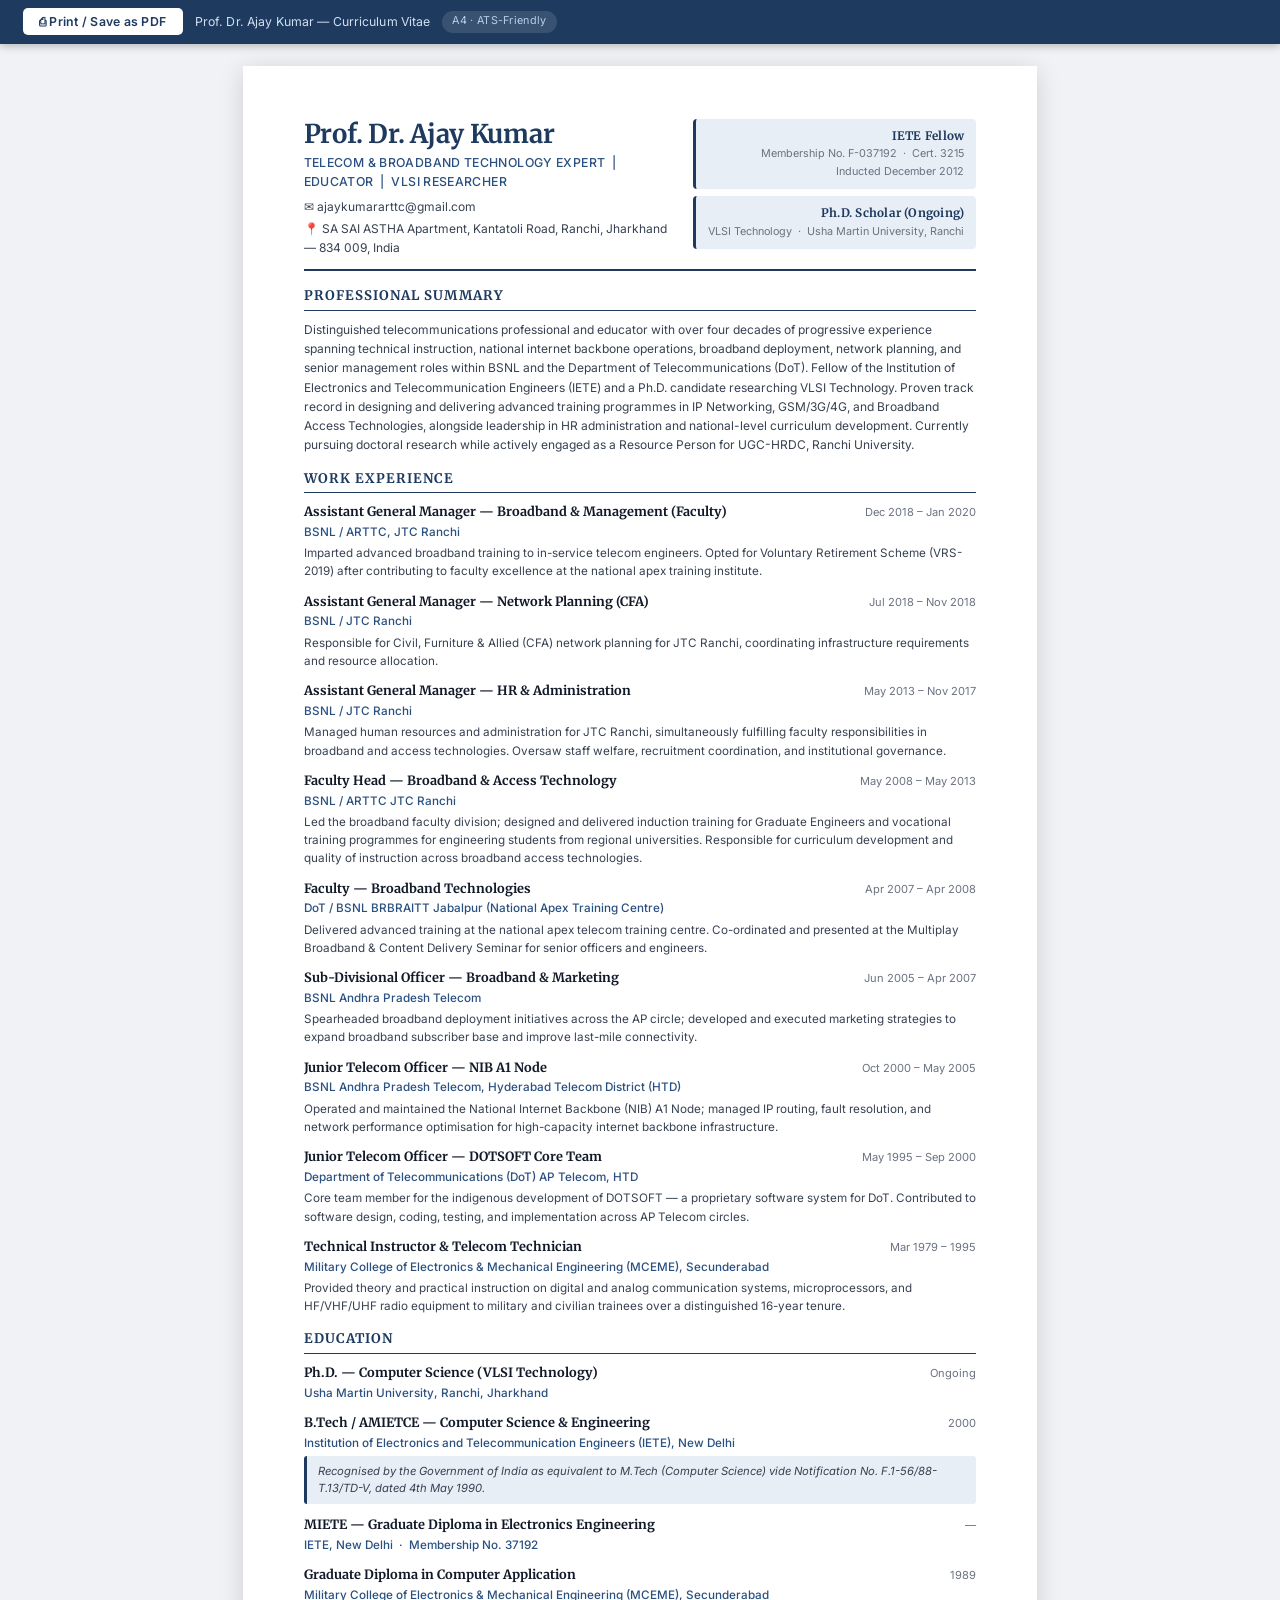
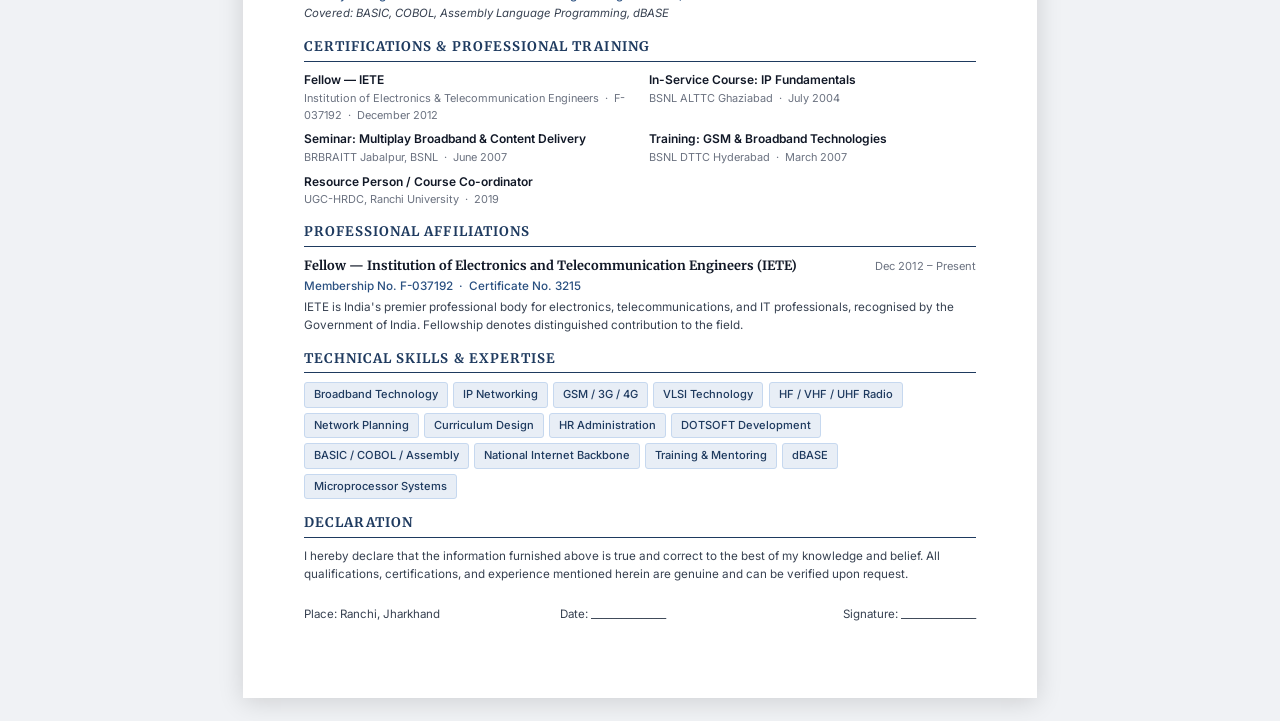
<file: cv/cv.html>
<!DOCTYPE html>
<html lang="en">
<head>
  <meta charset="UTF-8" />
  <meta name="viewport" content="width=device-width, initial-scale=1.0" />
  <title>CV — Prof. Dr. Ajay Kumar</title>
  <link href="https://fonts.googleapis.com/css2?family=Merriweather:wght@400;700&family=Inter:wght@300;400;500;600&display=swap" rel="stylesheet" />
  <style>
    /* ── Reset & Base ─────────────────────────────────────────── */
    *, *::before, *::after { box-sizing: border-box; margin: 0; padding: 0; }

    :root {
      --navy:   #1E3A5F;
      --navy-lt:#2a5080;
      --black:  #111827;
      --mid:    #374151;
      --muted:  #6B7280;
      --rule:   #1E3A5F;
      --bg:     #ffffff;
      --accent: #E8EEF6;
    }

    html { font-size: 15px; background: #f0f2f5; }

    body {
      font-family: 'Inter', sans-serif;
      color: var(--black);
      background: #f0f2f5;
      line-height: 1.55;
      -webkit-print-color-adjust: exact;
      print-color-adjust: exact;
    }

    /* ── Print Button Bar ──────────────────────────────────────── */
    #print-bar {
      position: sticky;
      top: 0;
      z-index: 100;
      background: var(--navy);
      padding: 0.55rem 1.5rem;
      display: flex;
      align-items: center;
      gap: 0.8rem;
      box-shadow: 0 2px 8px rgba(0,0,0,.25);
    }
    #print-bar span {
      color: #d1dff0;
      font-size: 0.82rem;
      font-family: 'Inter', sans-serif;
      letter-spacing: 0.01em;
    }
    #print-bar button {
      background: #ffffff;
      color: var(--navy);
      border: none;
      border-radius: 5px;
      padding: 0.4rem 1.1rem;
      font-family: 'Inter', sans-serif;
      font-weight: 600;
      font-size: 0.82rem;
      cursor: pointer;
      letter-spacing: 0.02em;
      transition: background 0.15s;
    }
    #print-bar button:hover { background: #dce8f7; }
    #print-bar .pill {
      background: rgba(255,255,255,.12);
      color: #b8cfea;
      font-size: 0.72rem;
      border-radius: 999px;
      padding: 0.18rem 0.65rem;
      letter-spacing: 0.03em;
    }

    /* ── Page / Paper ──────────────────────────────────────────── */
    .page {
      background: var(--bg);
      width: 210mm;
      min-height: 297mm;
      margin: 1.5rem auto;
      padding: 14mm 16mm 16mm;
      box-shadow: 0 4px 24px rgba(0,0,0,.14);
    }

    /* ── Header ────────────────────────────────────────────────── */
    .cv-header {
      display: flex;
      justify-content: space-between;
      align-items: flex-start;
      gap: 1.5rem;
      padding-bottom: 0.8rem;
      border-bottom: 2.5px solid var(--rule);
      margin-bottom: 1rem;
    }
    .cv-header .left h1 {
      font-family: 'Merriweather', serif;
      font-size: 1.72rem;
      color: var(--navy);
      letter-spacing: -0.01em;
      line-height: 1.2;
    }
    .cv-header .left .subtitle {
      font-size: 0.82rem;
      color: var(--navy-lt);
      font-weight: 500;
      margin-top: 0.18rem;
      letter-spacing: 0.03em;
      text-transform: uppercase;
    }
    .cv-header .left .contact-row {
      margin-top: 0.5rem;
      display: flex;
      flex-wrap: wrap;
      gap: 0.22rem 0.9rem;
    }
    .cv-header .left .contact-row span {
      font-size: 0.8rem;
      color: var(--mid);
    }
    .cv-header .left .contact-row span::before {
      color: var(--navy);
      margin-right: 0.22rem;
    }
    .cv-header .right {
      flex-shrink: 0;
      text-align: right;
    }
    .badge-block {
      background: var(--accent);
      border-left: 3px solid var(--navy);
      border-radius: 4px;
      padding: 0.55rem 0.8rem;
      margin-bottom: 0.45rem;
    }
    .badge-block .badge-title {
      font-family: 'Merriweather', serif;
      font-size: 0.78rem;
      font-weight: 700;
      color: var(--navy);
      letter-spacing: 0.02em;
    }
    .badge-block .badge-detail {
      font-size: 0.72rem;
      color: var(--muted);
      margin-top: 0.08rem;
    }

    /* ── Section ───────────────────────────────────────────────── */
    .section { margin-bottom: 0.95rem; }
    .section-title {
      font-family: 'Merriweather', serif;
      font-size: 0.88rem;
      font-weight: 700;
      color: var(--navy);
      text-transform: uppercase;
      letter-spacing: 0.08em;
      padding-bottom: 0.22rem;
      border-bottom: 1.5px solid var(--rule);
      margin-bottom: 0.6rem;
    }

    /* ── Experience / Education Entries ────────────────────────── */
    .entry { margin-bottom: 0.75rem; page-break-inside: avoid; }
    .entry-header {
      display: flex;
      justify-content: space-between;
      align-items: baseline;
      gap: 0.5rem;
    }
    .entry-title {
      font-family: 'Merriweather', serif;
      font-size: 0.85rem;
      font-weight: 700;
      color: var(--black);
    }
    .entry-date {
      font-size: 0.74rem;
      color: var(--muted);
      white-space: nowrap;
      flex-shrink: 0;
    }
    .entry-org {
      font-size: 0.78rem;
      font-weight: 500;
      color: var(--navy-lt);
      margin-top: 0.06rem;
    }
    .entry-note {
      font-size: 0.76rem;
      color: var(--mid);
      margin-top: 0.08rem;
      font-style: italic;
    }
    .entry-desc {
      font-size: 0.78rem;
      color: var(--mid);
      margin-top: 0.22rem;
    }

    /* ── Certifications ────────────────────────────────────────── */
    .cert-grid {
      display: grid;
      grid-template-columns: 1fr 1fr;
      gap: 0.45rem 1.2rem;
    }
    .cert-item { page-break-inside: avoid; }
    .cert-title {
      font-size: 0.8rem;
      font-weight: 600;
      color: var(--black);
    }
    .cert-meta {
      font-size: 0.73rem;
      color: var(--muted);
    }

    /* ── Skills ────────────────────────────────────────────────── */
    .skill-list {
      display: flex;
      flex-wrap: wrap;
      gap: 0.35rem;
    }
    .skill-tag {
      background: var(--accent);
      color: var(--navy);
      font-size: 0.74rem;
      font-weight: 500;
      border-radius: 3px;
      padding: 0.2rem 0.6rem;
      border: 1px solid #c6d8ef;
    }

    /* ── Note / Recognition block ──────────────────────────────── */
    .highlight-note {
      background: var(--accent);
      border-left: 3px solid var(--navy);
      border-radius: 3px;
      padding: 0.45rem 0.75rem;
      font-size: 0.75rem;
      color: var(--mid);
      margin-top: 0.25rem;
      font-style: italic;
    }

    /* ── Print Styles ──────────────────────────────────────────── */
    @media print {
      @page {
        size: A4;
        margin: 12mm 15mm 14mm;
      }
      html, body { background: #fff; font-size: 13.5px; }
      #print-bar { display: none !important; }
      .page {
        width: 100%;
        min-height: unset;
        margin: 0;
        padding: 0;
        box-shadow: none;
      }
      .entry { page-break-inside: avoid; }
      .section { page-break-inside: avoid; }
      a { color: inherit; text-decoration: none; }
    }

    /* ── Responsive (screen < A4) ──────────────────────────────── */
    @media screen and (max-width: 780px) {
      .page { width: 100%; padding: 1.2rem; margin: 0; }
      .cv-header { flex-direction: column; }
      .cv-header .right { text-align: left; }
      .cert-grid { grid-template-columns: 1fr; }
    }
  </style>
</head>
<body>

  <!-- Print Button Bar -->
  <div id="print-bar" role="toolbar" aria-label="Document actions">
    <button onclick="window.print()">⎙ Print / Save as PDF</button>
    <span>Prof. Dr. Ajay Kumar — Curriculum Vitae</span>
    <span class="pill">A4 · ATS-Friendly</span>
  </div>

  <!-- CV Page -->
  <main class="page" role="main">

    <!-- ── Header ─────────────────────────────────────────────── -->
    <header class="cv-header">
      <div class="left">
        <h1>Prof. Dr. Ajay Kumar</h1>
        <div class="subtitle">Telecom &amp; Broadband Technology Expert &nbsp;|&nbsp; Educator &nbsp;|&nbsp; VLSI Researcher</div>
        <div class="contact-row">
          <span><span aria-hidden="true">✉</span> ajaykumararttc@gmail.com</span>
          <span><span aria-hidden="true">📍</span> SA SAI ASTHA Apartment, Kantatoli Road, Ranchi, Jharkhand — 834 009, India</span>
        </div>
      </div>
      <div class="right" aria-label="Professional credentials">
        <div class="badge-block">
          <div class="badge-title">IETE Fellow</div>
          <div class="badge-detail">Membership No. F-037192 &nbsp;·&nbsp; Cert. 3215</div>
          <div class="badge-detail">Inducted December 2012</div>
        </div>
        <div class="badge-block">
          <div class="badge-title">Ph.D. Scholar (Ongoing)</div>
          <div class="badge-detail">VLSI Technology &nbsp;·&nbsp; Usha Martin University, Ranchi</div>
        </div>
      </div>
    </header>

    <!-- ── Professional Summary ────────────────────────────────── -->
    <section class="section" aria-labelledby="summary-heading">
      <h2 class="section-title" id="summary-heading">Professional Summary</h2>
      <p style="font-size:0.8rem;color:var(--mid);line-height:1.6;">
        Distinguished telecommunications professional and educator with over four decades of progressive experience spanning technical instruction, national internet backbone operations, broadband deployment, network planning, and senior management roles within BSNL and the Department of Telecommunications (DoT). Fellow of the Institution of Electronics and Telecommunication Engineers (IETE) and a Ph.D. candidate researching VLSI Technology. Proven track record in designing and delivering advanced training programmes in IP Networking, GSM/3G/4G, and Broadband Access Technologies, alongside leadership in HR administration and national-level curriculum development. Currently pursuing doctoral research while actively engaged as a Resource Person for UGC-HRDC, Ranchi University.
      </p>
    </section>

    <!-- ── Work Experience ─────────────────────────────────────── -->
    <section class="section" aria-labelledby="exp-heading">
      <h2 class="section-title" id="exp-heading">Work Experience</h2>

      <div class="entry">
        <div class="entry-header">
          <span class="entry-title">Assistant General Manager — Broadband &amp; Management (Faculty)</span>
          <span class="entry-date">Dec 2018 – Jan 2020</span>
        </div>
        <div class="entry-org">BSNL / ARTTC, JTC Ranchi</div>
        <div class="entry-desc">Imparted advanced broadband training to in-service telecom engineers. Opted for Voluntary Retirement Scheme (VRS-2019) after contributing to faculty excellence at the national apex training institute.</div>
      </div>

      <div class="entry">
        <div class="entry-header">
          <span class="entry-title">Assistant General Manager — Network Planning (CFA)</span>
          <span class="entry-date">Jul 2018 – Nov 2018</span>
        </div>
        <div class="entry-org">BSNL / JTC Ranchi</div>
        <div class="entry-desc">Responsible for Civil, Furniture &amp; Allied (CFA) network planning for JTC Ranchi, coordinating infrastructure requirements and resource allocation.</div>
      </div>

      <div class="entry">
        <div class="entry-header">
          <span class="entry-title">Assistant General Manager — HR &amp; Administration</span>
          <span class="entry-date">May 2013 – Nov 2017</span>
        </div>
        <div class="entry-org">BSNL / JTC Ranchi</div>
        <div class="entry-desc">Managed human resources and administration for JTC Ranchi, simultaneously fulfilling faculty responsibilities in broadband and access technologies. Oversaw staff welfare, recruitment coordination, and institutional governance.</div>
      </div>

      <div class="entry">
        <div class="entry-header">
          <span class="entry-title">Faculty Head — Broadband &amp; Access Technology</span>
          <span class="entry-date">May 2008 – May 2013</span>
        </div>
        <div class="entry-org">BSNL / ARTTC JTC Ranchi</div>
        <div class="entry-desc">Led the broadband faculty division; designed and delivered induction training for Graduate Engineers and vocational training programmes for engineering students from regional universities. Responsible for curriculum development and quality of instruction across broadband access technologies.</div>
      </div>

      <div class="entry">
        <div class="entry-header">
          <span class="entry-title">Faculty — Broadband Technologies</span>
          <span class="entry-date">Apr 2007 – Apr 2008</span>
        </div>
        <div class="entry-org">DoT / BSNL BRBRAITT Jabalpur (National Apex Training Centre)</div>
        <div class="entry-desc">Delivered advanced training at the national apex telecom training centre. Co-ordinated and presented at the Multiplay Broadband &amp; Content Delivery Seminar for senior officers and engineers.</div>
      </div>

      <div class="entry">
        <div class="entry-header">
          <span class="entry-title">Sub-Divisional Officer — Broadband &amp; Marketing</span>
          <span class="entry-date">Jun 2005 – Apr 2007</span>
        </div>
        <div class="entry-org">BSNL Andhra Pradesh Telecom</div>
        <div class="entry-desc">Spearheaded broadband deployment initiatives across the AP circle; developed and executed marketing strategies to expand broadband subscriber base and improve last-mile connectivity.</div>
      </div>

      <div class="entry">
        <div class="entry-header">
          <span class="entry-title">Junior Telecom Officer — NIB A1 Node</span>
          <span class="entry-date">Oct 2000 – May 2005</span>
        </div>
        <div class="entry-org">BSNL Andhra Pradesh Telecom, Hyderabad Telecom District (HTD)</div>
        <div class="entry-desc">Operated and maintained the National Internet Backbone (NIB) A1 Node; managed IP routing, fault resolution, and network performance optimisation for high-capacity internet backbone infrastructure.</div>
      </div>

      <div class="entry">
        <div class="entry-header">
          <span class="entry-title">Junior Telecom Officer — DOTSOFT Core Team</span>
          <span class="entry-date">May 1995 – Sep 2000</span>
        </div>
        <div class="entry-org">Department of Telecommunications (DoT) AP Telecom, HTD</div>
        <div class="entry-desc">Core team member for the indigenous development of DOTSOFT — a proprietary software system for DoT. Contributed to software design, coding, testing, and implementation across AP Telecom circles.</div>
      </div>

      <div class="entry">
        <div class="entry-header">
          <span class="entry-title">Technical Instructor &amp; Telecom Technician</span>
          <span class="entry-date">Mar 1979 – 1995</span>
        </div>
        <div class="entry-org">Military College of Electronics &amp; Mechanical Engineering (MCEME), Secunderabad</div>
        <div class="entry-desc">Provided theory and practical instruction on digital and analog communication systems, microprocessors, and HF/VHF/UHF radio equipment to military and civilian trainees over a distinguished 16-year tenure.</div>
      </div>

    </section>

    <!-- ── Education ───────────────────────────────────────────── -->
    <section class="section" aria-labelledby="edu-heading">
      <h2 class="section-title" id="edu-heading">Education</h2>

      <div class="entry">
        <div class="entry-header">
          <span class="entry-title">Ph.D. — Computer Science (VLSI Technology)</span>
          <span class="entry-date">Ongoing</span>
        </div>
        <div class="entry-org">Usha Martin University, Ranchi, Jharkhand</div>
      </div>

      <div class="entry">
        <div class="entry-header">
          <span class="entry-title">B.Tech / AMIETCE — Computer Science &amp; Engineering</span>
          <span class="entry-date">2000</span>
        </div>
        <div class="entry-org">Institution of Electronics and Telecommunication Engineers (IETE), New Delhi</div>
        <div class="highlight-note">
          Recognised by the Government of India as equivalent to M.Tech (Computer Science) vide Notification No. F.1-56/88-T.13/TD-V, dated 4th May 1990.
        </div>
      </div>

      <div class="entry">
        <div class="entry-header">
          <span class="entry-title">MIETE — Graduate Diploma in Electronics Engineering</span>
          <span class="entry-date">—</span>
        </div>
        <div class="entry-org">IETE, New Delhi &nbsp;·&nbsp; Membership No. 37192</div>
      </div>

      <div class="entry">
        <div class="entry-header">
          <span class="entry-title">Graduate Diploma in Computer Application</span>
          <span class="entry-date">1989</span>
        </div>
        <div class="entry-org">Military College of Electronics &amp; Mechanical Engineering (MCEME), Secunderabad</div>
        <div class="entry-note">Covered: BASIC, COBOL, Assembly Language Programming, dBASE</div>
      </div>

    </section>

    <!-- ── Certifications & Training ───────────────────────────── -->
    <section class="section" aria-labelledby="cert-heading">
      <h2 class="section-title" id="cert-heading">Certifications &amp; Professional Training</h2>
      <div class="cert-grid">

        <div class="cert-item">
          <div class="cert-title">Fellow — IETE</div>
          <div class="cert-meta">Institution of Electronics &amp; Telecommunication Engineers &nbsp;·&nbsp; F-037192 &nbsp;·&nbsp; December 2012</div>
        </div>

        <div class="cert-item">
          <div class="cert-title">In-Service Course: IP Fundamentals</div>
          <div class="cert-meta">BSNL ALTTC Ghaziabad &nbsp;·&nbsp; July 2004</div>
        </div>

        <div class="cert-item">
          <div class="cert-title">Seminar: Multiplay Broadband &amp; Content Delivery</div>
          <div class="cert-meta">BRBRAITT Jabalpur, BSNL &nbsp;·&nbsp; June 2007</div>
        </div>

        <div class="cert-item">
          <div class="cert-title">Training: GSM &amp; Broadband Technologies</div>
          <div class="cert-meta">BSNL DTTC Hyderabad &nbsp;·&nbsp; March 2007</div>
        </div>

        <div class="cert-item">
          <div class="cert-title">Resource Person / Course Co-ordinator</div>
          <div class="cert-meta">UGC-HRDC, Ranchi University &nbsp;·&nbsp; 2019</div>
        </div>

      </div>
    </section>

    <!-- ── Professional Affiliations ──────────────────────────── -->
    <section class="section" aria-labelledby="affil-heading">
      <h2 class="section-title" id="affil-heading">Professional Affiliations</h2>
      <div class="entry">
        <div class="entry-header">
          <span class="entry-title">Fellow — Institution of Electronics and Telecommunication Engineers (IETE)</span>
          <span class="entry-date">Dec 2012 – Present</span>
        </div>
        <div class="entry-org">Membership No. F-037192 &nbsp;·&nbsp; Certificate No. 3215</div>
        <div class="entry-desc">IETE is India's premier professional body for electronics, telecommunications, and IT professionals, recognised by the Government of India. Fellowship denotes distinguished contribution to the field.</div>
      </div>
    </section>

    <!-- ── Technical Skills ────────────────────────────────────── -->
    <section class="section" aria-labelledby="skills-heading">
      <h2 class="section-title" id="skills-heading">Technical Skills &amp; Expertise</h2>
      <div class="skill-list" role="list">
        <span class="skill-tag" role="listitem">Broadband Technology</span>
        <span class="skill-tag" role="listitem">IP Networking</span>
        <span class="skill-tag" role="listitem">GSM / 3G / 4G</span>
        <span class="skill-tag" role="listitem">VLSI Technology</span>
        <span class="skill-tag" role="listitem">HF / VHF / UHF Radio</span>
        <span class="skill-tag" role="listitem">Network Planning</span>
        <span class="skill-tag" role="listitem">Curriculum Design</span>
        <span class="skill-tag" role="listitem">HR Administration</span>
        <span class="skill-tag" role="listitem">DOTSOFT Development</span>
        <span class="skill-tag" role="listitem">BASIC / COBOL / Assembly</span>
        <span class="skill-tag" role="listitem">National Internet Backbone</span>
        <span class="skill-tag" role="listitem">Training &amp; Mentoring</span>
        <span class="skill-tag" role="listitem">dBASE</span>
        <span class="skill-tag" role="listitem">Microprocessor Systems</span>
      </div>
    </section>

    <!-- ── Declaration ─────────────────────────────────────────── -->
    <section class="section" aria-labelledby="decl-heading">
      <h2 class="section-title" id="decl-heading">Declaration</h2>
      <p style="font-size:0.78rem;color:var(--mid);">
        I hereby declare that the information furnished above is true and correct to the best of my knowledge and belief. All qualifications, certifications, and experience mentioned herein are genuine and can be verified upon request.
      </p>
      <div style="margin-top:1.5rem;display:flex;justify-content:space-between;font-size:0.77rem;color:var(--mid);">
        <span>Place: Ranchi, Jharkhand</span>
        <span>Date: _______________&nbsp;&nbsp;&nbsp;&nbsp;&nbsp;&nbsp;&nbsp;&nbsp;&nbsp;&nbsp;&nbsp;&nbsp;&nbsp;&nbsp;&nbsp;&nbsp;&nbsp;&nbsp;&nbsp;</span>
        <span>Signature: _______________</span>
      </div>
    </section>

  </main>

</body>
</html>
</file>
<file: style.css>
/* ═══════════════════════════════════════════════════════
   Prof. Dr. Ajay Kumar — Academic Portfolio Stylesheet
   Light / White theme · Clean · Professional · Academic
   ═══════════════════════════════════════════════════════ */

/* ── Variables ── */
:root {
  --white:       #ffffff;
  --bg:          #ffffff;
  --bg-gray:     #F8FAFC;
  --bg-card:     #ffffff;
  --navy:        #1E3A5F;
  --navy-light:  #2D5282;
  --accent:      #2563EB;
  --accent-light:#3B82F6;
  --accent-pale: #EFF6FF;
  --green:       #059669;
  --green-pale:  #ECFDF5;
  --amber:       #D97706;
  --amber-pale:  #FFFBEB;
  --red:         #DC2626;
  --text:        #0F172A;
  --text-muted:  #475569;
  --text-light:  #94A3B8;
  --border:      #E2E8F0;
  --border-dark: #CBD5E1;
  --shadow-sm:   0 1px 3px rgba(0,0,0,.06), 0 1px 2px rgba(0,0,0,.04);
  --shadow:      0 4px 16px rgba(0,0,0,.08), 0 1px 3px rgba(0,0,0,.05);
  --shadow-md:   0 8px 32px rgba(0,0,0,.10), 0 2px 8px rgba(0,0,0,.06);
  --shadow-lg:   0 20px 60px rgba(0,0,0,.12), 0 4px 16px rgba(0,0,0,.08);
  --radius:      14px;
  --radius-sm:   9px;
  --radius-xs:   6px;
  --trans:       .25s cubic-bezier(.4,0,.2,1);
}

/* ── Reset ── */
*, *::before, *::after { box-sizing: border-box; margin: 0; padding: 0; }
html { scroll-behavior: smooth; font-size: 16px; }
body { background: var(--bg); color: var(--text); font-family: 'Inter', sans-serif; line-height: 1.65; overflow-x: hidden; }
img { max-width: 100%; display: block; }
a { color: var(--accent); text-decoration: none; }
a:hover { color: var(--navy); }
ul, ol { list-style: none; }

::-webkit-scrollbar { width: 5px; }
::-webkit-scrollbar-track { background: var(--bg-gray); }
::-webkit-scrollbar-thumb { background: var(--border-dark); border-radius: 3px; }
::-webkit-scrollbar-thumb:hover { background: var(--navy); }

/* ── Layout Helpers ── */
.container { max-width: 1120px; margin: 0 auto; padding: 0 2rem; }
.section { padding: 6rem 2rem; }
.section-white { background: var(--white); }
.section-gray  { background: var(--bg-gray); }

/* ── Typography ── */
.title-accent {
  background: linear-gradient(135deg, var(--accent) 0%, var(--navy) 100%);
  -webkit-background-clip: text; -webkit-text-fill-color: transparent; background-clip: text;
}

/* ── Section Header ── */
.section-header { text-align: center; margin-bottom: 4rem; }
.sec-eyebrow {
  display: inline-block;
  font-family: 'JetBrains Mono', monospace; font-size: .72rem; font-weight: 600;
  letter-spacing: .18em; text-transform: uppercase;
  color: var(--accent); background: var(--accent-pale);
  border: 1px solid rgba(37,99,235,.15);
  padding: .3rem 1rem; border-radius: 100px;
  margin-bottom: .875rem;
}
.sec-title {
  font-family: 'Playfair Display', serif;
  font-size: clamp(1.75rem, 4vw, 2.6rem); font-weight: 800;
  color: var(--navy); line-height: 1.2; margin-bottom: .75rem;
}
.sec-sub { color: var(--text-muted); font-size: 1rem; max-width: 560px; margin: 0 auto; }

/* ═══════════════════════════════════
   NAVBAR
   ═══════════════════════════════════ */
/* ═══════════════════════════════════
   NAVBAR (DESKTOP & MOBILE DROPDOWN)
   ═══════════════════════════════════ */
.navbar {
  position: fixed; top: 0; left: 0; right: 0; z-index: 1000;
  background: rgba(255,255,255,.96);
  backdrop-filter: blur(16px) saturate(180%);
  border-bottom: 1px solid var(--border);
  transition: box-shadow var(--trans);
}
.navbar.scrolled {
  box-shadow: 0 4px 20px rgba(0,0,0,.08);
}
.nav-container {
  max-width: 1260px; margin: 0 auto; padding: 0 2rem;
  height: 72px; display: flex; align-items: center; justify-content: space-between;
  gap: 1.5rem;
}
.nav-brand {
  display: flex; align-items: center; gap: .75rem;
  flex-shrink: 0; text-decoration: none;
}
.nav-avatar {
  width: 42px; height: 42px; border-radius: 50%;
  object-fit: cover; object-position: top center;
  border: 2px solid var(--navy); flex-shrink: 0;
}
.nav-brand-text { display: flex; flex-direction: column; }
.nav-title {
  font-size: .94rem; font-weight: 700; color: var(--navy); line-height: 1.25;
  white-space: nowrap;
}
.nav-subtitle {
  font-size: .7rem; color: var(--text-muted); font-weight: 500; line-height: 1.2;
  white-space: nowrap;
}

.nav-links {
  display: flex; align-items: center; gap: .25rem;
  list-style: none; margin: 0; padding: 0;
}
.nav-links a {
  font-size: .83rem; font-weight: 600; color: var(--text-muted);
  padding: .45rem .65rem; border-radius: var(--radius-xs);
  transition: color var(--trans), background var(--trans);
  white-space: nowrap; text-decoration: none;
}
.nav-links a:hover, .nav-links a.active {
  color: var(--navy); background: var(--accent-pale);
}

.nav-actions {
  display: flex; align-items: center; gap: .75rem; flex-shrink: 0;
}
.btn-nav-cv {
  display: inline-flex; align-items: center; gap: .45rem;
  font-size: .82rem; font-weight: 700; color: var(--white) !important;
  background: var(--navy); border: 2px solid var(--navy);
  padding: .5rem 1.15rem; border-radius: var(--radius-xs);
  transition: var(--trans); white-space: nowrap; text-decoration: none;
  box-shadow: 0 2px 6px rgba(30,58,95,.18);
}
.btn-nav-cv svg { width: 14px; height: 14px; }
.btn-nav-cv:hover {
  background: var(--accent); border-color: var(--accent);
  transform: translateY(-1px); box-shadow: 0 4px 12px rgba(37,99,235,.25);
}

/* ── Mobile Menu Dropdown Button ── */
.mobile-menu-btn {
  display: none; align-items: center; gap: .55rem;
  background: var(--bg-gray); border: 1.5px solid var(--border);
  border-radius: var(--radius-xs); cursor: pointer;
  padding: .45rem .85rem; transition: var(--trans);
  color: var(--navy); font-family: 'Inter', sans-serif;
  font-size: .82rem; font-weight: 700;
}
.mobile-menu-btn:hover, .mobile-menu-btn.open {
  background: var(--navy); color: var(--white); border-color: var(--navy);
}
.mobile-menu-btn.open .menu-icon-bars span {
  background: var(--white);
}
.menu-btn-label { letter-spacing: .02em; }
.menu-icon-bars {
  display: flex; flex-direction: column; gap: 4px; width: 18px;
}
.menu-icon-bars span {
  width: 100%; height: 2px; background: var(--navy);
  border-radius: 2px; display: block; transition: var(--trans);
  transform-origin: center;
}
.mobile-menu-btn.open .menu-icon-bars span:nth-child(1) {
  transform: translateY(6px) rotate(45deg);
}
.mobile-menu-btn.open .menu-icon-bars span:nth-child(2) {
  opacity: 0; transform: scaleX(0);
}
.mobile-menu-btn.open .menu-icon-bars span:nth-child(3) {
  transform: translateY(-6px) rotate(-45deg);
}

/* ── Mobile Dropdown Menu Drawer ── */
.mobile-nav-backdrop {
  display: none; position: fixed; inset: 0;
  background: rgba(15, 23, 42, 0.45); backdrop-filter: blur(4px);
  z-index: 998;
}
.mobile-nav-backdrop.open { display: block; }

.mobile-nav-dropdown {
  display: none; position: absolute; top: 100%; left: 0; right: 0;
  background: var(--white); border-top: 1px solid var(--border);
  box-shadow: 0 20px 48px rgba(0, 0, 0, 0.16);
  z-index: 999; max-height: calc(100vh - 72px); overflow-y: auto;
}
.mobile-nav-dropdown.open {
  display: block; animation: drop-menu .22s cubic-bezier(.4,0,.2,1);
}
@keyframes drop-menu {
  from { opacity: 0; transform: translateY(-10px); }
  to { opacity: 1; transform: translateY(0); }
}
.mobile-nav-inner { padding: 1.25rem 1.5rem 1.75rem; }
.mob-menu-heading {
  font-size: .72rem; font-weight: 700; text-transform: uppercase;
  letter-spacing: .12em; color: var(--text-light); margin-bottom: .85rem;
  padding-bottom: .4rem; border-bottom: 1px solid var(--border);
}
.mob-links-grid {
  display: grid; grid-template-columns: repeat(2, 1fr); gap: .45rem;
  margin-bottom: 1.25rem;
}
.mob-link {
  display: flex; align-items: center; gap: .6rem;
  padding: .7rem .75rem; font-size: .88rem; font-weight: 600;
  color: var(--text); border-radius: var(--radius-xs);
  background: var(--bg-gray); border: 1px solid transparent;
  transition: var(--trans); text-decoration: none;
}
.mob-link:hover {
  background: var(--accent-pale); color: var(--accent);
  border-color: rgba(37,99,235,.2); transform: translateX(2px);
}
.mob-icon { font-size: 1rem; flex-shrink: 0; }
.mob-cv-card {
  background: linear-gradient(135deg, #1E3A5F 0%, #0F172A 100%);
  border-radius: var(--radius-sm); padding: 1.25rem;
  color: var(--white); margin-top: .5rem;
}
.mob-cv-header {
  display: flex; justify-content: space-between; align-items: center;
  margin-bottom: .85rem;
}
.mob-cv-tag {
  font-family: 'JetBrains Mono', monospace; font-size: .68rem; font-weight: 700;
  background: rgba(255,255,255,.15); padding: .2rem .55rem; border-radius: 4px;
  color: #93C5FD;
}
.mob-cv-header strong { font-size: .85rem; }
.mob-cv-btns { display: grid; grid-template-columns: 1fr 1fr; gap: .6rem; }
.btn-mob-cv-primary, .btn-mob-cv-secondary {
  display: inline-flex; align-items: center; justify-content: center; gap: .4rem;
  font-size: .8rem; font-weight: 700; padding: .65rem .75rem;
  border-radius: var(--radius-xs); text-decoration: none; transition: var(--trans);
  text-align: center;
}
.btn-mob-cv-primary svg, .btn-mob-cv-secondary svg { width: 14px; height: 14px; }
.btn-mob-cv-primary {
  background: var(--accent); color: var(--white) !important;
}
.btn-mob-cv-primary:hover { background: #1D4ED8; }
.btn-mob-cv-secondary {
  background: rgba(255,255,255,.12); color: var(--white) !important;
  border: 1px solid rgba(255,255,255,.25);
}
.btn-mob-cv-secondary:hover { background: rgba(255,255,255,.2); }

/* ═══════════════════════════════════
   HERO
   ═══════════════════════════════════ */
.hero {
  min-height: 100vh; position: relative; overflow: hidden;
  background: var(--white);
  display: flex; flex-direction: column;
  padding-top: 70px;
}
.hero-bg-shapes { position: absolute; inset: 0; pointer-events: none; overflow: hidden; }
.shape {
  position: absolute; border-radius: 50%; opacity: .04;
}
.shape-1 { width: 600px; height: 600px; background: var(--navy); top: -200px; right: -200px; }
.shape-2 { width: 400px; height: 400px; background: var(--accent); bottom: -100px; left: -100px; opacity: .03; }
.shape-3 { width: 200px; height: 200px; background: var(--green); top: 40%; right: 20%; opacity: .06; }
.shape-4 { width: 150px; height: 150px; background: var(--amber); bottom: 30%; left: 30%; opacity: .05; }

.hero-inner {
  flex: 1; display: flex; align-items: center; justify-content: space-between;
  gap: 4rem; padding: 4rem 2rem 2rem;
}

/* Text side */
.hero-text { flex: 1; max-width: 580px; }

.hero-eyebrow {
  display: inline-flex; align-items: center; gap: .5rem;
  font-size: .78rem; font-weight: 600; color: var(--green);
  background: var(--green-pale); border: 1px solid rgba(5,150,105,.2);
  padding: .35rem .9rem; border-radius: 100px; margin-bottom: 1.25rem;
}
.eyebrow-dot { width: 7px; height: 7px; border-radius: 50%; background: var(--green); animation: pulse-dot 2s ease-in-out infinite; }
@keyframes pulse-dot { 0%,100%{transform:scale(1);opacity:1} 50%{transform:scale(1.4);opacity:.7} }

.hero-name {
  display: flex; flex-direction: column;
  margin-bottom: .75rem;
}
.name-line-1 {
  font-family: 'Playfair Display', serif;
  font-size: clamp(1rem, 2.5vw, 1.25rem); font-weight: 700;
  color: var(--text-muted); line-height: 1.2;
}
.name-line-2 {
  font-family: 'Playfair Display', serif;
  font-size: clamp(2.4rem, 5vw, 3.75rem); font-weight: 800;
  color: var(--navy); line-height: 1.05;
}

.hero-tagline {
  font-family: 'JetBrains Mono', monospace;
  font-size: clamp(.85rem, 2vw, 1.05rem);
  color: var(--accent); margin-bottom: 1rem;
  min-height: 1.5rem;
}
.typed-cursor { animation: blink-cur .6s step-end infinite; color: var(--accent); }
@keyframes blink-cur { 50%{opacity:0} }

.hero-intro {
  color: var(--text-muted); font-size: .975rem; line-height: 1.85;
  margin-bottom: 1.5rem;
}
.hero-intro strong { color: var(--navy); font-weight: 600; }

.hero-badges {
  display: flex; flex-wrap: wrap; gap: .5rem; margin-bottom: 2rem;
}
.hbadge {
  display: inline-flex; align-items: center; gap: .35rem;
  font-size: .75rem; font-weight: 600;
  background: var(--bg-gray); border: 1px solid var(--border);
  color: var(--text-muted); padding: .3rem .85rem; border-radius: 100px;
  transition: var(--trans);
}
.hbadge:hover { border-color: var(--navy); color: var(--navy); background: var(--accent-pale); }

.hero-cta { display: flex; gap: .75rem; flex-wrap: wrap; }

/* Buttons */
.btn {
  display: inline-flex; align-items: center; gap: .5rem;
  font-size: .875rem; font-weight: 600; padding: .7rem 1.5rem;
  border-radius: var(--radius-sm); border: 2px solid transparent;
  cursor: pointer; transition: var(--trans); text-decoration: none;
  white-space: nowrap;
}
.btn svg { width: 16px; height: 16px; flex-shrink: 0; }
.btn-primary { background: var(--navy); color: var(--white); border-color: var(--navy); }
.btn-primary:hover { background: var(--navy-light); border-color: var(--navy-light); color: var(--white); transform: translateY(-1px); box-shadow: 0 6px 20px rgba(30,58,95,.25); }
.btn-secondary { background: var(--white); color: var(--navy); border-color: var(--navy); }
.btn-secondary:hover { background: var(--navy); color: var(--white); transform: translateY(-1px); }
.btn-ghost { background: transparent; color: var(--text-muted); border-color: var(--border); }
.btn-ghost:hover { border-color: var(--navy); color: var(--navy); }

/* Photo side */
.hero-photo-col { flex-shrink: 0; position: relative; }

.photo-frame { position: relative; }

.photo-ring-outer {
  width: 320px; height: 320px; border-radius: 50%;
  background: linear-gradient(135deg, var(--navy) 0%, var(--accent) 50%, var(--navy) 100%);
  padding: 4px;
  box-shadow: 0 20px 60px rgba(30,58,95,.2), 0 4px 16px rgba(30,58,95,.15);
}
.photo-ring-inner {
  width: 100%; height: 100%; border-radius: 50%;
  background: var(--white); padding: 8px; overflow: hidden;
}
.hero-portrait {
  width: 100%; height: 100%; object-fit: cover; object-position: top center;
  border-radius: 50%;
}

.photo-credential-card {
  position: absolute; background: var(--white);
  border: 1px solid var(--border); border-radius: var(--radius-sm);
  box-shadow: var(--shadow-md); padding: .65rem 1rem;
  display: flex; align-items: center; gap: .65rem;
  font-size: .8rem; white-space: nowrap;
  bottom: 2rem; left: -3rem;
  animation: float-card 3s ease-in-out infinite;
}
.photo-credential-card strong { display: block; font-size: .8rem; color: var(--navy); font-weight: 700; }
.photo-credential-card small { color: var(--text-muted); font-size: .7rem; }
.cred-icon { font-size: 1.2rem; }
.card-2 { left: auto; right: -3rem; bottom: auto; top: 2rem; animation-delay: 1.5s; }

@keyframes float-card { 0%,100%{transform:translateY(0)} 50%{transform:translateY(-5px)} }

/* Stats bar */
.hero-stats {
  background: var(--navy);
  color: var(--white);
  padding: 1.5rem 2rem;
}
.hero-stats-inner {
  display: flex; align-items: center; justify-content: center;
  gap: 3rem; flex-wrap: wrap;
}
.hs-item { text-align: center; }
.hs-num {
  font-family: 'JetBrains Mono', monospace;
  font-size: 1.75rem; font-weight: 700; color: var(--white);
  display: inline;
}
.hs-plus { font-size: 1.4rem; font-weight: 700; color: rgba(255,255,255,.6); display: inline; }
.hs-label { font-size: .72rem; color: rgba(255,255,255,.6); margin-top: .2rem; letter-spacing: .04em; }
.hs-sep { width: 1px; height: 2.5rem; background: rgba(255,255,255,.2); }

/* ═══════════════════════════════════
   ABOUT
   ═══════════════════════════════════ */
.about-layout { display: grid; grid-template-columns: 1fr 340px; gap: 3.5rem; align-items: start; }

.about-bio h3 { font-family: 'Playfair Display',serif; font-size: 1.4rem; color: var(--navy); margin-bottom: 1.25rem; }
.about-bio p { color: var(--text-muted); font-size: .975rem; line-height: 1.85; margin-bottom: 1.1rem; }
.about-bio strong { color: var(--navy); font-weight: 600; }

.rec-box {
  background: var(--accent-pale); border-left: 4px solid var(--navy);
  border-radius: 0 var(--radius-sm) var(--radius-sm) 0;
  padding: 1.25rem 1.5rem; margin-top: 2rem;
}
.rec-box blockquote { font-style: italic; color: var(--text-muted); font-size: .9rem; line-height: 1.75; margin-bottom: .5rem; }
.rec-box cite { font-size: .78rem; color: var(--text-light); font-style: normal; }

.info-card {
  background: var(--white); border: 1px solid var(--border); border-radius: var(--radius);
  padding: 1.5rem; margin-bottom: 1.25rem; box-shadow: var(--shadow-sm);
  transition: box-shadow var(--trans), border-color var(--trans);
  transition-delay: var(--d, 0ms);
}
.info-card:hover { box-shadow: var(--shadow); border-color: var(--navy); }
.info-card h4 { font-size: .8rem; font-weight: 700; text-transform: uppercase; letter-spacing: .1em; color: var(--navy); margin-bottom: 1rem; }

.fact-list { display: flex; flex-direction: column; gap: .85rem; }
.fact-list li { display: flex; align-items: flex-start; gap: .75rem; }
.fl-icon { font-size: 1rem; flex-shrink: 0; margin-top: 2px; }
.fact-list strong { display: block; font-size: .82rem; font-weight: 600; color: var(--navy); }
.fact-list div { font-size: .8rem; color: var(--text-muted); }
.fact-list a { color: var(--accent); }
.fact-list a:hover { color: var(--navy); }

.interest-tags { display: flex; flex-wrap: wrap; gap: .4rem; }
.interest-tags span {
  font-size: .73rem; padding: .25rem .7rem; border-radius: 100px;
  background: var(--bg-gray); border: 1px solid var(--border); color: var(--text-muted);
  transition: var(--trans);
}
.interest-tags span:hover { background: var(--accent-pale); border-color: var(--accent); color: var(--accent); }

/* Skill bars */
.skill-bar-list { display: flex; flex-direction: column; gap: .85rem; }
.sbl-item {}
.sbl-header { display: flex; justify-content: space-between; font-size: .78rem; margin-bottom: .35rem; }
.sbl-header span:first-child { color: var(--text-muted); font-weight: 500; }
.sbl-header span:last-child { color: var(--navy); font-weight: 700; font-family: 'JetBrains Mono',monospace; font-size: .72rem; }
.sbl-track { height: 5px; background: var(--border); border-radius: 3px; overflow: hidden; }
.sbl-fill {
  height: 100%; border-radius: 3px;
  background: linear-gradient(90deg, var(--navy), var(--accent));
  width: 0; transition: width 1.3s cubic-bezier(.4,0,.2,1);
}
.sbl-fill.animated { width: calc(var(--w) * 1%); }

/* ═══════════════════════════════════
   RESEARCH
   ═══════════════════════════════════ */
.research-feature {
  background: linear-gradient(135deg, var(--navy) 0%, var(--navy-light) 100%);
  color: var(--white); border-radius: var(--radius); padding: 2.5rem 3rem;
  margin-bottom: 2.5rem; position: relative; overflow: hidden;
}
.research-feature::before {
  content: ''; position: absolute; top: -60px; right: -60px;
  width: 200px; height: 200px; border-radius: 50%;
  background: rgba(255,255,255,.05); pointer-events: none;
}
.rf-badge {
  display: inline-block; font-size: .7rem; font-weight: 700; letter-spacing: .1em;
  text-transform: uppercase; background: rgba(255,255,255,.15); color: rgba(255,255,255,.9);
  padding: .25rem .75rem; border-radius: 4px; margin-bottom: 1rem;
}
.research-feature h3 { font-family: 'Playfair Display',serif; font-size: 1.5rem; font-weight: 700; margin-bottom: .75rem; }
.research-feature p { color: rgba(255,255,255,.8); font-size: .95rem; line-height: 1.8; margin-bottom: 1.25rem; }
.rf-meta { display: flex; flex-wrap: wrap; gap: 1rem; }
.rf-meta span { font-size: .8rem; color: rgba(255,255,255,.7); }

.research-areas-grid { display: grid; grid-template-columns: repeat(auto-fill, minmax(280px,1fr)); gap: 1.25rem; }
.ra-card {
  background: var(--white); border: 1px solid var(--border); border-radius: var(--radius);
  padding: 1.75rem; box-shadow: var(--shadow-sm);
  transition: box-shadow var(--trans), border-color var(--trans), transform var(--trans);
  transition-delay: var(--d, 0ms);
}
.ra-card:hover { box-shadow: var(--shadow-md); border-color: var(--navy); transform: translateY(-3px); }
.ra-icon { font-size: 2rem; margin-bottom: .85rem; }
.ra-card h3 { font-size: 1rem; font-weight: 700; color: var(--navy); margin-bottom: .5rem; }
.ra-card p { color: var(--text-muted); font-size: .85rem; line-height: 1.7; }

/* ═══════════════════════════════════
   PUBLICATIONS
   ═══════════════════════════════════ */
.pub-list { display: flex; flex-direction: column; gap: 1.25rem; margin-bottom: 1.5rem; }
.pub-item {
  display: flex; gap: 1.5rem; align-items: flex-start;
  background: var(--white); border: 1px solid var(--border); border-radius: var(--radius);
  padding: 1.75rem; box-shadow: var(--shadow-sm);
  transition: box-shadow var(--trans), border-color var(--trans), transform var(--trans);
  transition-delay: var(--d, 0ms);
}
.pub-item:hover { box-shadow: var(--shadow); border-color: var(--accent); transform: translateX(3px); }
.pub-num {
  font-family: 'JetBrains Mono',monospace; font-size: 1.5rem; font-weight: 700;
  color: var(--border-dark); flex-shrink: 0; min-width: 2rem;
}
.pub-type {
  display: inline-block; font-size: .68rem; font-weight: 700; letter-spacing: .1em;
  text-transform: uppercase; background: var(--accent-pale); color: var(--accent);
  border: 1px solid rgba(37,99,235,.2); padding: .2rem .65rem; border-radius: 4px;
  margin-bottom: .65rem;
}
.pub-title { font-size: 1rem; font-weight: 700; color: var(--navy); margin-bottom: .4rem; }
.pub-authors { font-size: .82rem; color: var(--text-muted); margin-bottom: .35rem; }
.pub-venue { font-size: .82rem; color: var(--text-light); margin-bottom: .75rem; }
.pub-tags { display: flex; flex-wrap: wrap; gap: .4rem; }
.pub-tags span {
  font-size: .7rem; padding: .18rem .6rem; border-radius: 4px;
  background: var(--bg-gray); border: 1px solid var(--border); color: var(--text-light);
  font-family: 'JetBrains Mono',monospace;
}
.pub-note {
  display: flex; align-items: flex-start; gap: .65rem;
  background: var(--amber-pale); border: 1px solid rgba(217,119,6,.2);
  border-radius: var(--radius-sm); padding: 1rem 1.25rem;
  font-size: .83rem; color: var(--amber);
}
.pub-note svg { width: 18px; height: 18px; flex-shrink: 0; margin-top: 1px; }

/* ═══════════════════════════════════
   PROJECTS
   ═══════════════════════════════════ */
.proj-filter {
  display: flex; gap: .5rem; flex-wrap: wrap; margin-bottom: 2.5rem;
  justify-content: center;
}
.pf-btn {
  font-size: .82rem; font-weight: 600; padding: .45rem 1.1rem;
  border-radius: 100px; border: 1.5px solid var(--border);
  background: var(--white); color: var(--text-muted);
  cursor: pointer; transition: var(--trans);
}
.pf-btn:hover, .pf-btn.active {
  background: var(--navy); border-color: var(--navy); color: var(--white);
}

.proj-grid { display: grid; grid-template-columns: repeat(auto-fill, minmax(320px,1fr)); gap: 1.5rem; }
.proj-card {
  background: var(--white); border: 1px solid var(--border); border-radius: var(--radius);
  padding: 1.75rem; box-shadow: var(--shadow-sm);
  transition: box-shadow var(--trans), border-color var(--trans), transform var(--trans);
  transition-delay: var(--d, 0ms);
}
.proj-card:hover { box-shadow: var(--shadow-md); border-color: var(--navy); transform: translateY(-4px); }
.proj-card.hidden { display: none; }

.pc-header { display: flex; align-items: flex-start; justify-content: space-between; margin-bottom: 1rem; }
.pc-icon { width: 48px; height: 48px; border-radius: 12px; display: flex; align-items: center; justify-content: center; font-size: 1.4rem; }
.pc-badge { font-size: .65rem; font-weight: 700; letter-spacing: .08em; text-transform: uppercase; color: var(--navy); background: var(--accent-pale); border: 1px solid rgba(37,99,235,.15); padding: .2rem .6rem; border-radius: 4px; }
.proj-card h3 { font-size: .975rem; font-weight: 700; color: var(--navy); margin-bottom: .65rem; line-height: 1.35; }
.proj-card p { color: var(--text-muted); font-size: .855rem; line-height: 1.75; margin-bottom: 1rem; }
.proj-card strong { color: var(--navy); }
.pc-meta { display: flex; flex-wrap: wrap; gap: .5rem; margin-bottom: .75rem; }
.pc-meta span { font-size: .75rem; color: var(--text-light); }
.pc-tags { display: flex; flex-wrap: wrap; gap: .4rem; }
.pc-tags span { font-size: .72rem; padding: .2rem .6rem; border-radius: 4px; background: var(--bg-gray); border: 1px solid var(--border); color: var(--text-muted); font-family: 'JetBrains Mono',monospace; }

/* ═══════════════════════════════════
   CERTIFICATIONS
   ═══════════════════════════════════ */
.cert-grid { display: grid; grid-template-columns: repeat(auto-fill, minmax(300px,1fr)); gap: 1.5rem; }
.cert-card {
  background: var(--white); border: 1px solid var(--border); border-radius: var(--radius);
  padding: 1.75rem; box-shadow: var(--shadow-sm);
  transition: box-shadow var(--trans), border-color var(--trans), transform var(--trans);
  transition-delay: var(--d, 0ms);
  position: relative; overflow: hidden;
}
.cert-card:hover { box-shadow: var(--shadow-md); border-color: var(--navy); transform: translateY(-3px); }

.cert-featured { border-color: var(--navy); border-width: 2px; }
.cert-ribbon {
  position: absolute; top: 16px; right: -20px; transform: rotate(35deg);
  background: var(--navy); color: var(--white);
  font-size: .6rem; font-weight: 700; letter-spacing: .08em; text-transform: uppercase;
  padding: .2rem 2rem;
}

.cert-top { display: flex; align-items: center; justify-content: space-between; margin-bottom: 1rem; }
.cert-icon-circle { width: 52px; height: 52px; border-radius: 12px; display: flex; align-items: center; justify-content: center; font-size: 1.5rem; }
.cert-year { font-family: 'JetBrains Mono',monospace; font-size: .75rem; font-weight: 600; color: var(--navy); background: var(--accent-pale); padding: .25rem .65rem; border-radius: 4px; }
.cert-title-text { font-size: .975rem; font-weight: 700; color: var(--navy); margin-bottom: .4rem; }
.cert-issuer { font-size: .82rem; color: var(--text-muted); margin-bottom: .75rem; line-height: 1.5; }
.cert-meta-tags { display: flex; flex-wrap: wrap; gap: .35rem; margin-bottom: .85rem; }
.cert-meta-tags span { font-size: .68rem; padding: .18rem .55rem; border-radius: 4px; background: var(--bg-gray); border: 1px solid var(--border); color: var(--text-light); font-family: 'JetBrains Mono',monospace; }
.cert-desc { font-size: .82rem; color: var(--text-muted); line-height: 1.65; margin-bottom: 1.25rem; }

.cert-actions { display: flex; gap: .65rem; }
.btn-cert-view, .btn-cert-dl {
  display: inline-flex; align-items: center; gap: .35rem;
  font-size: .78rem; font-weight: 600; padding: .5rem .9rem; border-radius: var(--radius-xs);
  border: 1.5px solid; cursor: pointer; transition: var(--trans);
  font-family: 'Inter', sans-serif;
}
.btn-cert-view svg, .btn-cert-dl svg { width: 14px; height: 14px; }
.btn-cert-view { background: var(--accent-pale); color: var(--accent); border-color: rgba(37,99,235,.25); }
.btn-cert-view:hover { background: var(--accent); color: var(--white); border-color: var(--accent); }
.btn-cert-dl { background: var(--white); color: var(--navy); border-color: var(--border); }
.btn-cert-dl:hover { background: var(--navy); color: var(--white); border-color: var(--navy); }

/* Certificate Modal */
.cert-modal {
  position: fixed; inset: 0; z-index: 2000;
  display: none; align-items: center; justify-content: center; padding: 1.5rem;
}
.cert-modal.open { display: flex; }

.cm-backdrop {
  position: absolute; inset: 0;
  background: rgba(15,23,42,.75); backdrop-filter: blur(8px);
}
.cm-box {
  position: relative; z-index: 1;
  background: var(--white); border-radius: var(--radius);
  box-shadow: 0 25px 80px rgba(0,0,0,.35); width: 100%; max-width: 900px;
  max-height: 92vh; display: flex; flex-direction: column;
  overflow: hidden; animation: cm-appear .25s ease-out;
}
@keyframes cm-appear {
  from { opacity: 0; transform: scale(.96) translateY(12px); }
  to { opacity: 1; transform: scale(1) translateY(0); }
}
.cm-header {
  display: flex; align-items: center; justify-content: space-between;
  padding: 1.1rem 1.5rem; border-bottom: 1px solid var(--border);
  background: #FAFAFA;
}
.cm-header h3 { font-size: 1.05rem; font-weight: 700; color: var(--navy); margin: 0; }
.cm-close {
  width: 34px; height: 34px; border-radius: 50%;
  border: 1px solid var(--border); background: var(--white);
  cursor: pointer; font-size: 1rem; color: var(--text-muted);
  display: flex; align-items: center; justify-content: center;
  transition: var(--trans);
}
.cm-close:hover { background: var(--red); color: var(--white); border-color: var(--red); }
.cm-body {
  flex: 1; overflow-y: auto; padding: 1.5rem;
  background: #F1F5F9; text-align: center;
}
.cm-image-wrapper {
  display: flex; flex-direction: column; align-items: center; gap: 1rem;
}
.cm-cert-meta-bar {
  width: 100%; max-width: 760px;
  display: flex; align-items: center; justify-content: space-between; gap: 1rem;
  background: var(--white); border: 1px solid var(--border);
  border-radius: var(--radius-sm); padding: .75rem 1.25rem;
  text-align: left;
}
.cm-cert-meta-bar strong { display: block; font-size: .88rem; color: var(--navy); }
.cm-cert-meta-bar span { font-size: .78rem; color: var(--text-muted); }
.cm-badge {
  font-size: .72rem; font-weight: 700; text-transform: uppercase; letter-spacing: .06em;
  background: var(--accent-pale); color: var(--accent);
  border: 1px solid rgba(37,99,235,.2); padding: .3rem .7rem; border-radius: 4px;
  white-space: nowrap; flex-shrink: 0;
}
.cm-img-container {
  width: 100%; max-width: 760px;
  background: var(--white); border: 1px solid var(--border);
  border-radius: var(--radius-sm); padding: .75rem;
  box-shadow: 0 4px 20px rgba(0,0,0,.08);
}
.cm-cert-full-img {
  width: 100%; max-height: 64vh; object-fit: contain;
  display: block; border-radius: 4px;
}
.cm-caption {
  font-size: .84rem; color: var(--text-muted); max-width: 720px;
  line-height: 1.6; margin: 0;
}
.cm-footer {
  padding: .9rem 1.5rem; border-top: 1px solid var(--border);
  display: flex; justify-content: flex-end; gap: .75rem;
  background: #FAFAFA;
}

/* ═══════════════════════════════════
   CV SHOWCASE SECTION
   ═══════════════════════════════════ */
.cv-section {
  padding: 5rem 2rem;
  background: var(--white);
}
.cv-showcase-box {
  background: linear-gradient(135deg, #1E3A5F 0%, #152943 100%);
  border-radius: var(--radius);
  color: var(--white);
  padding: 3.5rem;
  display: grid;
  grid-template-columns: 1fr 340px;
  gap: 3rem;
  align-items: center;
  box-shadow: 0 20px 60px rgba(30, 58, 95, 0.22);
  position: relative;
  overflow: hidden;
}
.cv-showcase-box::before {
  content: ''; position: absolute; right: -80px; top: -80px;
  width: 260px; height: 260px; border-radius: 50%;
  background: radial-gradient(circle, rgba(37,99,235,.25) 0%, transparent 70%);
  pointer-events: none;
}
.cv-box-header { margin-bottom: 1.25rem; }
.cv-eyebrow {
  display: inline-block; font-family: 'JetBrains Mono', monospace;
  font-size: .75rem; font-weight: 700; letter-spacing: .14em; text-transform: uppercase;
  background: rgba(255,255,255,.12); color: #93C5FD;
  padding: .3rem .9rem; border-radius: 100px; margin-bottom: 1rem;
}
.cv-title {
  font-family: 'Playfair Display', serif;
  font-size: clamp(1.8rem, 3.5vw, 2.4rem); font-weight: 800;
  color: var(--white); line-height: 1.2; margin-bottom: .85rem;
}
.cv-subtitle {
  color: rgba(255,255,255,.8); font-size: 1rem; line-height: 1.7; max-width: 580px;
}
.cv-highlights-list {
  display: grid; grid-template-columns: 1fr 1fr; gap: .75rem;
  margin: 1.75rem 0 2rem;
}
.cv-hl-item {
  display: flex; align-items: center; gap: .6rem;
  font-size: .84rem; color: rgba(255,255,255,.9);
}
.cv-hl-icon { color: #60A5FA; font-size: 1rem; flex-shrink: 0; }

.cv-action-card {
  background: var(--white); border-radius: var(--radius-sm);
  padding: 2rem 1.75rem; color: var(--text);
  box-shadow: 0 10px 30px rgba(0,0,0,.2);
  text-align: center;
}
.cv-doc-badge {
  display: inline-flex; align-items: center; gap: .4rem;
  font-family: 'JetBrains Mono', monospace; font-size: .72rem; font-weight: 700;
  background: #FEE2E2; color: #DC2626; border: 1px solid rgba(220,38,38,.2);
  padding: .25rem .75rem; border-radius: 6px; margin-bottom: 1rem;
}
.cv-action-card h4 {
  font-size: 1.05rem; font-weight: 700; color: var(--navy); margin-bottom: .35rem;
}
.cv-action-card p {
  font-size: .82rem; color: var(--text-muted); margin-bottom: 1.5rem; line-height: 1.5;
}
.cv-btn-group { display: flex; flex-direction: column; gap: .75rem; }
.btn-dl-cv-large {
  display: flex; align-items: center; justify-content: center; gap: .55rem;
  background: var(--navy); color: var(--white) !important;
  font-size: .9rem; font-weight: 700; padding: .85rem 1.25rem;
  border-radius: var(--radius-xs); border: 2px solid var(--navy);
  transition: var(--trans); text-decoration: none; cursor: pointer;
}
.btn-dl-cv-large svg { width: 18px; height: 18px; }
.btn-dl-cv-large:hover {
  background: var(--accent); border-color: var(--accent);
  box-shadow: 0 6px 20px rgba(37,99,235,.3); transform: translateY(-2px);
}
.btn-view-cv-large {
  display: flex; align-items: center; justify-content: center; gap: .55rem;
  background: var(--white); color: var(--navy) !important;
  font-size: .88rem; font-weight: 600; padding: .75rem 1.25rem;
  border-radius: var(--radius-xs); border: 1.5px solid var(--border-dark);
  transition: var(--trans); text-decoration: none;
}
.btn-view-cv-large:hover {
  background: var(--bg-gray); border-color: var(--navy);
}
.cv-file-meta {
  font-size: .72rem; color: var(--text-light); margin-top: .9rem;
  font-family: 'JetBrains Mono', monospace;
}

/* ═══════════════════════════════════
   EXPERIENCE TIMELINE
   ═══════════════════════════════════ */
.timeline { display: flex; flex-direction: column; gap: 0; max-width: 800px; margin: 0 auto; }

.tl-item { display: grid; grid-template-columns: 100px 44px 1fr; align-items: start; }
.tl-left { padding-top: 6px; text-align: right; padding-right: .75rem; }
.tl-date { font-family: 'JetBrains Mono',monospace; font-size: .75rem; font-weight: 600; color: var(--text-light); }

.tl-connector { display: flex; flex-direction: column; align-items: center; }
.tl-dot {
  width: 14px; height: 14px; border-radius: 50%;
  border: 2.5px solid var(--border-dark); background: var(--white);
  flex-shrink: 0; transition: border-color var(--trans), background var(--trans);
}
.tl-dot-primary { border-color: var(--navy); background: var(--navy); }
.tl-dot-accent { border-color: var(--accent); background: var(--white); }
.tl-dot-muted { border-color: var(--border); }
.tl-line { flex: 1; width: 2px; background: var(--border); min-height: 2.5rem; }
.tl-item:last-child .tl-line { display: none; }

.tl-card {
  background: var(--white); border: 1px solid var(--border); border-radius: var(--radius);
  padding: 1.25rem 1.5rem; margin: 0 0 1.25rem .75rem; box-shadow: var(--shadow-sm);
  transition: box-shadow var(--trans), border-color var(--trans);
  transition-delay: var(--d, 0ms);
}
.tl-card:hover { box-shadow: var(--shadow); border-color: var(--navy); }
.tl-card-highlight { border-left: 3px solid var(--navy); }

.tlc-header { display: flex; align-items: flex-start; justify-content: space-between; gap: .75rem; margin-bottom: .4rem; flex-wrap: wrap; }
.tlc-header h3 { font-size: .935rem; font-weight: 700; color: var(--navy); flex: 1; line-height: 1.35; }
.tlc-tag { font-family: 'JetBrains Mono',monospace; font-size: .68rem; color: var(--accent); background: var(--accent-pale); border: 1px solid rgba(37,99,235,.2); padding: .2rem .55rem; border-radius: 4px; white-space: nowrap; flex-shrink: 0; }
.tlc-org { font-size: .82rem; color: var(--text-muted); margin-bottom: .75rem; }
.tlc-bullets { list-style: none; margin-bottom: .75rem; }
.tlc-bullets li { font-size: .845rem; color: var(--text-muted); padding: .15rem 0 .15rem 1.1rem; position: relative; line-height: 1.6; }
.tlc-bullets li::before { content: '›'; position: absolute; left: 0; color: var(--accent); font-weight: 700; }
.tlc-bullets strong { color: var(--navy); }
.tlc-chips { display: flex; flex-wrap: wrap; gap: .35rem; }
.tlc-chips span { font-size: .68rem; padding: .18rem .55rem; border-radius: 4px; background: var(--bg-gray); border: 1px solid var(--border); color: var(--text-light); font-family: 'JetBrains Mono',monospace; }

/* ═══════════════════════════════════
   EDUCATION
   ═══════════════════════════════════ */
.edu-grid { display: grid; grid-template-columns: repeat(auto-fill, minmax(250px,1fr)); gap: 1.5rem; }
.edu-card {
  background: var(--white); border: 1px solid var(--border); border-radius: var(--radius);
  padding: 2rem 1.75rem; box-shadow: var(--shadow-sm);
  transition: box-shadow var(--trans), border-color var(--trans), transform var(--trans);
  transition-delay: var(--d, 0ms); position: relative;
}
.edu-card:hover { box-shadow: var(--shadow-md); border-color: var(--navy); transform: translateY(-4px); }
.edu-card-feature { border-color: var(--navy); }
.edu-icon-wrap { width: 52px; height: 52px; border-radius: 12px; display: flex; align-items: center; justify-content: center; font-size: 1.5rem; margin-bottom: 1rem; }
.edu-badge { position: absolute; top: 1.25rem; right: 1.25rem; font-size: .68rem; font-weight: 700; padding: .2rem .6rem; border-radius: 4px; font-family: 'JetBrains Mono',monospace; }
.edu-completed { background: var(--green-pale); color: var(--green); border: 1px solid rgba(5,150,105,.25); }
.edu-ongoing { background: var(--amber-pale); color: var(--amber); border: 1px solid rgba(217,119,6,.25); }
.edu-card h3 { font-size: .975rem; font-weight: 700; color: var(--navy); margin-bottom: .3rem; }
.edu-spec { font-size: .78rem; font-weight: 600; color: var(--accent); margin-bottom: .25rem; }
.edu-inst { font-size: .82rem; color: var(--text-muted); font-weight: 500; margin-bottom: .25rem; }
.edu-period { font-family: 'JetBrains Mono',monospace; font-size: .72rem; color: var(--text-light); margin-bottom: .6rem; }
.edu-desc { font-size: .8rem; color: var(--text-light); line-height: 1.65; }
.edu-desc em { color: var(--text-muted); }

/* ═══════════════════════════════════
   CONTACT
   ═══════════════════════════════════ */
.contact-layout {}
.contact-info-col {}
.contact-intro {
  display: flex; align-items: center; gap: 1.5rem;
  background: var(--white); border: 1px solid var(--border);
  border-radius: var(--radius); padding: 1.75rem; box-shadow: var(--shadow);
  margin-bottom: 1.5rem;
}
.contact-photo {
  width: 90px; height: 90px; border-radius: 50%; object-fit: cover; object-position: top center;
  border: 3px solid var(--navy); flex-shrink: 0;
}
.contact-intro h3 { font-size: 1.1rem; font-weight: 700; color: var(--navy); margin-bottom: .2rem; }
.contact-intro p { color: var(--text-muted); font-size: .85rem; }
.contact-avail { color: var(--green) !important; font-size: .8rem !important; font-weight: 600; margin-top: .25rem; }

.contact-cards-grid { display: grid; grid-template-columns: repeat(2, 1fr); gap: 1rem; margin-bottom: 1.5rem; }
.contact-card {
  display: flex; align-items: flex-start; gap: 1rem;
  background: var(--white); border: 1px solid var(--border); border-radius: var(--radius-sm);
  padding: 1.25rem; box-shadow: var(--shadow-sm);
  transition: box-shadow var(--trans), border-color var(--trans); text-decoration: none;
}
.contact-card:hover { box-shadow: var(--shadow); border-color: var(--navy); }
.cc-icon-wrap { width: 44px; height: 44px; border-radius: 10px; display: flex; align-items: center; justify-content: center; font-size: 1.25rem; flex-shrink: 0; }
.contact-card h4 { font-size: .78rem; font-weight: 700; text-transform: uppercase; letter-spacing: .08em; color: var(--navy); margin-bottom: .3rem; }
.contact-card p, .contact-card address { font-size: .82rem; color: var(--text-muted); line-height: 1.6; font-style: normal; }
.contact-cta-row { display: flex; gap: .75rem; flex-wrap: wrap; }

/* ═══════════════════════════════════
   FOOTER
   ═══════════════════════════════════ */
.footer { background: var(--navy); color: var(--white); }
.footer-inner { display: grid; grid-template-columns: 2fr 1fr 1.5fr; gap: 3rem; padding: 4rem 2rem 2rem; }
.footer-brand { display: flex; align-items: center; gap: 1rem; margin-bottom: 1rem; }
.footer-avatar { width: 48px; height: 48px; border-radius: 50%; object-fit: cover; object-position: top center; border: 2px solid rgba(255,255,255,.3); flex-shrink: 0; }
.footer-brand h3 { font-size: 1rem; font-weight: 700; }
.footer-brand p { font-size: .75rem; color: rgba(255,255,255,.6); }
.footer-tagline { font-size: .82rem; color: rgba(255,255,255,.55); line-height: 1.65; }
.footer h4 { font-size: .75rem; font-weight: 700; text-transform: uppercase; letter-spacing: .1em; color: rgba(255,255,255,.5); margin-bottom: 1rem; }
.footer ul { display: flex; flex-direction: column; gap: .5rem; }
.footer a { color: rgba(255,255,255,.65); font-size: .82rem; transition: color var(--trans); }
.footer a:hover { color: var(--white); }
.footer-col p { font-size: .82rem; color: rgba(255,255,255,.65); line-height: 1.7; margin-bottom: .35rem; }
.footer-cv-btn {
  display: inline-flex; align-items: center; gap: .35rem;
  margin-top: 1rem; font-size: .8rem; font-weight: 600;
  background: rgba(255,255,255,.1); border: 1px solid rgba(255,255,255,.2);
  color: var(--white); padding: .5rem 1rem; border-radius: var(--radius-xs);
  transition: var(--trans);
}
.footer-cv-btn:hover { background: rgba(255,255,255,.2); color: var(--white); }
.footer-bottom { border-top: 1px solid rgba(255,255,255,.1); padding: 1.5rem 2rem; text-align: center; }
.footer-bottom p { font-size: .75rem; color: rgba(255,255,255,.45); }

/* ═══════════════════════════════════
   BACK TO TOP
   ═══════════════════════════════════ */
.back-top {
  position: fixed; bottom: 2rem; right: 2rem; z-index: 999;
  width: 44px; height: 44px; border-radius: 50%;
  background: var(--navy); color: var(--white); border: none;
  box-shadow: var(--shadow-md); cursor: pointer;
  display: flex; align-items: center; justify-content: center;
  opacity: 0; pointer-events: none; transform: translateY(12px);
  transition: opacity var(--trans), transform var(--trans);
}
.back-top.visible { opacity: 1; pointer-events: auto; transform: translateY(0); }
.back-top:hover { background: var(--navy-light); transform: translateY(-2px); }
.back-top svg { width: 18px; height: 18px; }

/* ═══════════════════════════════════
   REVEAL ANIMATIONS
   ═══════════════════════════════════ */
.reveal {
  opacity: 0; transform: translateY(24px);
  transition: opacity .6s ease, transform .6s ease;
  transition-delay: var(--d, 0ms);
}
.reveal.visible { opacity: 1; transform: translateY(0); }

/* ═══════════════════════════════════
   RESPONSIVE DESIGN (TABLETS & MOBILE)
   ═══════════════════════════════════ */

/* ── 1024px: Laptops & Large Tablets ── */
@media (max-width: 1024px) {
  .hero-inner {
    flex-direction: column-reverse;
    text-align: center;
    padding: 3rem 1.5rem 2.5rem;
    gap: 2.5rem;
  }
  .hero-text { max-width: 100%; }
  .hero-badges { justify-content: center; }
  .hero-cta { justify-content: center; }
  .photo-frame { margin: 0 auto; }
  .photo-ring-outer { width: 250px; height: 250px; }
  .photo-credential-card { display: none; }
  
  .about-layout { grid-template-columns: 1fr; gap: 2.5rem; }
  .about-sidebar { display: grid; grid-template-columns: repeat(auto-fit, minmax(280px, 1fr)); gap: 1.25rem; }
  
  .cv-showcase-box { grid-template-columns: 1fr; padding: 2.5rem; gap: 2rem; }
  
  .footer-inner { grid-template-columns: 1fr 1fr; }
  .footer-col:first-child { grid-column: 1 / -1; }
}

/* ── 992px: Tablets & Transition to Mobile Menu Dropdown ── */
@media (max-width: 992px) {
  .nav-links { display: none !important; }
  .btn-nav-cv { display: none !important; }
  .mobile-menu-btn { display: inline-flex !important; }
  .nav-container { height: 66px; padding: 0 1.25rem; }
  .hero { padding-top: 66px; }
}

/* ── 768px: Tablets & Phones ── */
@media (max-width: 768px) {
  .section { padding: 4.5rem 1.25rem; }
  .container { padding: 0 1rem; }
  
  .nav-container { padding: 0 1rem; height: 64px; }
  .hero { padding-top: 64px; }
  .hero-inner { padding: 2.5rem 1rem 2rem; gap: 2rem; }
  .photo-ring-outer { width: 220px; height: 220px; }
  
  .hero-stats { padding: 1.5rem 1rem; }
  .hero-stats-inner {
    display: grid;
    grid-template-columns: repeat(2, 1fr);
    gap: 1.5rem 1rem;
    text-align: center;
  }
  .hs-sep { display: none; }
  .hs-item { padding: .5rem; }
  
  .research-feature { padding: 2rem 1.5rem; }
  .research-areas-grid { grid-template-columns: 1fr; gap: 1rem; }
  
  .pub-item { padding: 1.25rem; }
  .proj-grid { grid-template-columns: 1fr; gap: 1.25rem; }
  .cert-grid { grid-template-columns: 1fr; gap: 1.25rem; }
  .edu-grid { grid-template-columns: 1fr; gap: 1.25rem; }
  
  .contact-intro { flex-direction: column; text-align: center; gap: 1rem; }
  .contact-cards-grid { grid-template-columns: 1fr; }
  
  .tl-item {
    display: flex;
    flex-direction: column;
    position: relative;
    padding-left: 2rem;
    margin-bottom: 1.25rem;
  }
  .tl-left { display: none; }
  .tl-connector {
    position: absolute;
    left: 4px;
    top: 6px;
    bottom: -1.25rem;
  }
  .tl-dot { width: 12px; height: 12px; }
  .tl-card {
    margin: 0;
    width: 100%;
    padding: 1.25rem;
  }
  
  .footer-inner { grid-template-columns: 1fr; gap: 2rem; }
}

/* ── 640px: Small Screens & Standard Phones ── */
@media (max-width: 640px) {
  .hero-cta {
    flex-direction: column;
    width: 100%;
    gap: .75rem;
  }
  .hero-cta .btn {
    width: 100%;
    justify-content: center;
  }
  
  .pub-item {
    flex-direction: column;
    gap: .75rem;
  }
  .pub-num {
    font-size: 1rem;
    color: var(--accent);
    background: var(--accent-pale);
    padding: .2rem .55rem;
    border-radius: 4px;
    width: fit-content;
  }
  
  .cert-actions {
    display: grid;
    grid-template-columns: 1fr 1fr;
    gap: .5rem;
  }
  .btn-cert-view, .btn-cert-dl {
    justify-content: center;
    padding: .6rem .5rem;
  }
  
  .cv-showcase-box { padding: 1.75rem 1.25rem; }
  .cv-highlights-list { grid-template-columns: 1fr; gap: .6rem; }
  .cv-action-card { padding: 1.5rem 1.25rem; }
  
  .contact-cta-row {
    flex-direction: column;
    width: 100%;
  }
  .contact-cta-row .btn {
    width: 100%;
    justify-content: center;
  }
}

/* ── 480px: Compact Mobile Phones ── */
@media (max-width: 480px) {
  .nav-container { padding: 0 .75rem; }
  .nav-title { font-size: .8rem; }
  .nav-subtitle { display: none; }
  .btn-nav-cv { display: none; }
  
  .hero-name .name-line-1 { font-size: 1.1rem; }
  .hero-name .name-line-2 { font-size: 2.1rem; }
  .hero-intro { font-size: .88rem; line-height: 1.75; }
  .hero-badges .hbadge { font-size: .72rem; padding: .25rem .65rem; }
  
  .photo-ring-outer { width: 190px; height: 190px; }
  
  .hero-stats-inner {
    grid-template-columns: 1fr 1fr;
    gap: 1rem .5rem;
  }
  .hs-num { font-size: 1.45rem; }
  .hs-label { font-size: .65rem; }
  
  .section { padding: 3.5rem 1rem; }
  .sec-title { font-size: 1.75rem; }
  
  .proj-card, .cert-card, .edu-card, .info-card {
    padding: 1.25rem 1rem;
  }
  
  .cert-modal { padding: .75rem; }
  .cm-box { max-height: 94vh; }
  .cm-header { padding: .75rem 1rem; }
  .cm-body { padding: 1rem .65rem; }
  .cm-cert-meta-bar {
    flex-direction: column;
    align-items: flex-start;
    gap: .4rem;
    padding: .65rem .85rem;
  }
  .cm-cert-full-img { max-height: 52vh; }
  .cm-footer {
    flex-direction: column-reverse;
    padding: .75rem 1rem;
    gap: .5rem;
  }
  .cm-footer button {
    width: 100%;
    justify-content: center;
  }
  
  .mob-links-grid { grid-template-columns: 1fr; }
  .mob-cv-btns { grid-template-columns: 1fr; }
  .mobile-nav-inner { padding: 1rem .85rem 1.5rem; }

  .cert-actions {
    grid-template-columns: 1fr;
  }
}

/* ── Accessibility ── */
@media (prefers-reduced-motion: reduce) {
  *, *::before, *::after { animation-duration: 0.01ms !important; transition-duration: 0.01ms !important; }
  .reveal { opacity: 1; transform: none; }
}
:focus-visible { outline: 3px solid var(--accent); outline-offset: 2px; border-radius: 4px; }
</file>
